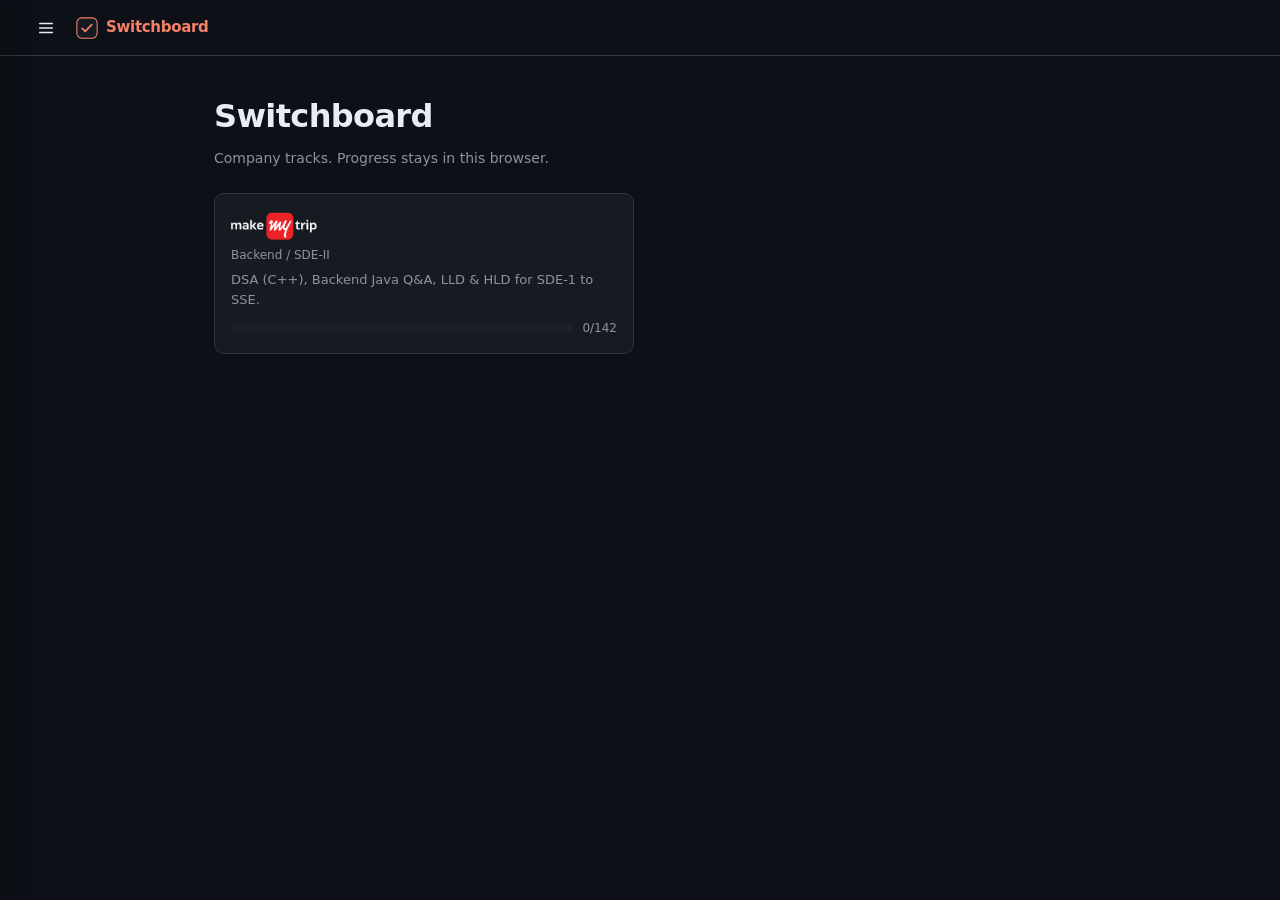
<file: index.html>
<!doctype html>
<html lang="en">
  <head>
    <meta charset="UTF-8" />
    <meta
      name="viewport"
      content="width=device-width, initial-scale=1, viewport-fit=cover"
    />
    <meta name="theme-color" content="#0d1117" />
    <meta name="mobile-web-app-capable" content="yes" />
    <meta name="apple-mobile-web-app-capable" content="yes" />
    <meta
      name="apple-mobile-web-app-status-bar-style"
      content="black-translucent"
    />
    <title>Switchboard</title>
    <link
      rel="icon"
      href="assets/logos/site-mark.svg?v=33"
      type="image/svg+xml"
    />
    <link rel="stylesheet" href="css/styles.css?v=31" />
  </head>
  <body>
    <div id="app">
      <div class="boot">Loading…</div>
    </div>
    <script type="module" src="js/app.js?v=39"></script>
  </body>
</html>
</file>
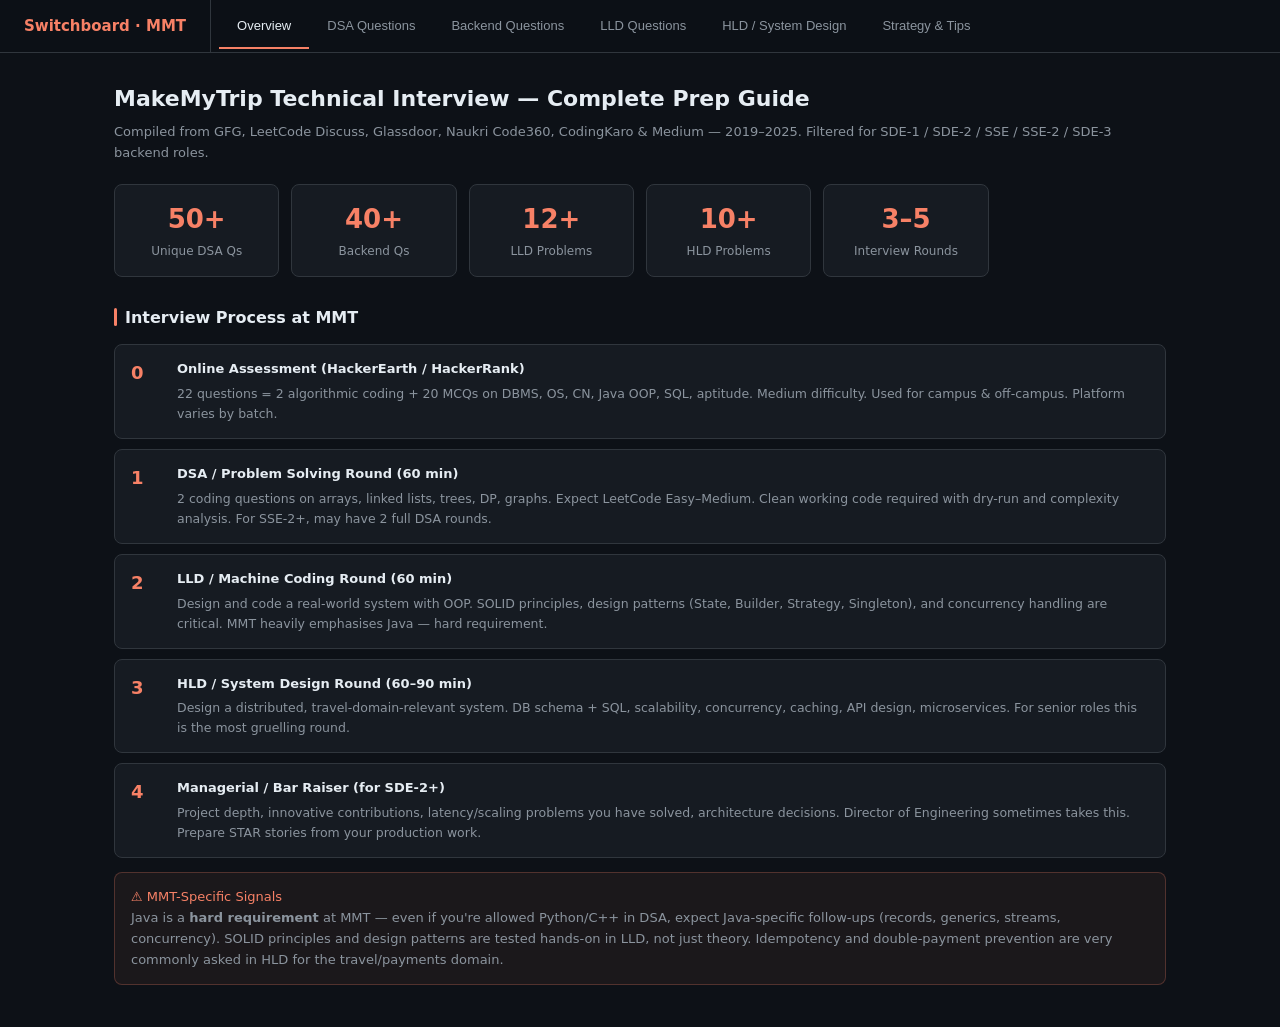
<file: archive/mmt-prep.html>
<!DOCTYPE html>
<html lang="en">
<head>
<meta charset="UTF-8">
<meta name="viewport" content="width=device-width, initial-scale=1.0">
<title>MakeMyTrip — DSA & Backend</title>
<style>
  :root {
    --bg: #0d1117;
    --surface: #161b22;
    --surface2: #1c2128;
    --border: #30363d;
    --accent: #f78166;
    --accent2: #79c0ff;
    --accent3: #56d364;
    --text: #e6edf3;
    --muted: #8b949e;
    --tag-bg: #21262d;
    --high: #f85149;
    --med: #d29922;
    --low: #3fb950;
    --pill-dsa: #1f3a5f;
    --pill-dsa-text: #79c0ff;
    --pill-backend: #1f3d2a;
    --pill-backend-text: #56d364;
    --pill-lld: #3d2a1f;
    --pill-lld-text: #f0883e;
    --pill-hld: #3a1f3d;
    --pill-hld-text: #bc8cff;
  }
  * { box-sizing: border-box; margin: 0; padding: 0; }
  body {
    background: var(--bg);
    color: var(--text);
    font-family: 'Segoe UI', system-ui, -apple-system, sans-serif;
    font-size: 14px;
    line-height: 1.6;
  }

  /* NAV */
  nav {
    position: sticky; top: 0; z-index: 100;
    background: rgba(13,17,23,0.96);
    backdrop-filter: blur(8px);
    border-bottom: 1px solid var(--border);
    padding: 0 24px;
    display: flex; align-items: center; gap: 0;
  }
  .nav-logo {
    font-size: 15px; font-weight: 700;
    color: var(--accent); padding: 14px 24px 14px 0;
    border-right: 1px solid var(--border);
    margin-right: 8px;
    white-space: nowrap;
  }
  .nav-tabs { display: flex; gap: 0; overflow-x: auto; scrollbar-width: none; }
  .nav-tabs::-webkit-scrollbar { display: none; }
  .nav-tab {
    padding: 14px 18px;
    color: var(--muted); font-size: 13px; font-weight: 500;
    cursor: pointer; border: none; background: none;
    border-bottom: 2px solid transparent;
    transition: color 0.15s, border-color 0.15s;
    white-space: nowrap;
  }
  .nav-tab:hover { color: var(--text); }
  .nav-tab.active { color: var(--text); border-bottom-color: var(--accent); }

  /* SECTIONS */
  section { display: none; padding: 28px 24px; max-width: 1100px; margin: 0 auto; }
  section.active { display: block; }

  /* HEADERS */
  h1 { font-size: 22px; font-weight: 700; color: var(--text); margin-bottom: 6px; }
  h2 { font-size: 16px; font-weight: 700; color: var(--text); margin: 28px 0 14px; display: flex; align-items: center; gap: 8px; }
  h2::before { content: ''; display: block; width: 3px; height: 18px; border-radius: 2px; background: var(--accent); flex-shrink: 0; }
  h3 { font-size: 13px; font-weight: 600; color: var(--accent2); margin: 16px 0 8px; text-transform: uppercase; letter-spacing: 0.04em; }

  .page-intro {
    background: var(--surface);
    border: 1px solid var(--border);
    border-left: 3px solid var(--accent);
    border-radius: 6px;
    padding: 16px 20px;
    margin-bottom: 24px;
    color: var(--muted);
    font-size: 13px;
    line-height: 1.7;
  }
  .page-intro strong { color: var(--text); }

  /* FREQ BADGES */
  .freq {
    display: inline-block; font-size: 11px; font-weight: 600;
    padding: 2px 8px; border-radius: 20px; flex-shrink: 0;
  }
  .freq-high { background: rgba(248,81,73,0.15); color: var(--high); border: 1px solid rgba(248,81,73,0.3); }
  .freq-med  { background: rgba(210,153,34,0.15); color: var(--med);  border: 1px solid rgba(210,153,34,0.3); }
  .freq-low  { background: rgba(63,185,80,0.15);  color: var(--low);  border: 1px solid rgba(63,185,80,0.3); }

  /* TYPE PILLS */
  .pill {
    display: inline-block; font-size: 11px; font-weight: 600;
    padding: 2px 9px; border-radius: 20px;
  }
  .pill-dsa     { background: var(--pill-dsa);     color: var(--pill-dsa-text); }
  .pill-backend { background: var(--pill-backend); color: var(--pill-backend-text); }
  .pill-lld     { background: var(--pill-lld);     color: var(--pill-lld-text); }
  .pill-hld     { background: var(--pill-hld);     color: var(--pill-hld-text); }

  /* QUESTION CARDS */
  .q-card {
    background: var(--surface);
    border: 1px solid var(--border);
    border-radius: 8px;
    margin-bottom: 10px;
    overflow: hidden;
    transition: border-color 0.15s;
  }
  .q-card:hover { border-color: #484f58; }
  .q-header {
    display: flex; align-items: flex-start; gap: 12px;
    padding: 14px 16px; cursor: pointer;
  }
  .q-num {
    font-size: 12px; font-weight: 700;
    color: var(--muted); min-width: 28px; padding-top: 1px;
  }
  .q-title { flex: 1; font-size: 13.5px; font-weight: 500; color: var(--text); line-height: 1.5; }
  .q-meta { display: flex; gap: 6px; align-items: center; flex-shrink: 0; flex-wrap: wrap; }
  .q-expand {
    font-size: 16px; color: var(--muted);
    transition: transform 0.2s; flex-shrink: 0; padding-top: 1px;
  }
  .q-card.open .q-expand { transform: rotate(180deg); }
  .q-body {
    display: none; padding: 0 16px 16px 56px;
    border-top: 1px solid var(--border);
  }
  .q-card.open .q-body { display: block; }
  .q-body p { color: var(--muted); font-size: 13px; margin-top: 10px; line-height: 1.7; }
  .q-body .lc-link {
    display: inline-flex; align-items: center; gap: 5px;
    font-size: 12px; color: var(--accent2); text-decoration: none;
    margin-top: 8px;
    background: rgba(121,192,255,0.08); padding: 3px 10px;
    border-radius: 4px; border: 1px solid rgba(121,192,255,0.2);
  }
  .q-body .lc-link:hover { background: rgba(121,192,255,0.15); }
  .q-body .hint {
    background: var(--surface2); border: 1px solid var(--border);
    border-radius: 6px; padding: 10px 14px; margin-top: 10px;
    font-size: 12.5px; color: var(--muted); font-family: monospace;
  }
  .q-body .source-tag {
    display: inline-block; font-size: 11px; color: var(--muted);
    background: var(--tag-bg); padding: 2px 8px; border-radius: 4px;
    margin-top: 8px;
  }

  /* CATEGORY SECTION */
  .cat-header {
    display: flex; align-items: center; gap: 12px;
    background: var(--surface2);
    border: 1px solid var(--border);
    border-radius: 8px;
    padding: 12px 16px;
    margin: 20px 0 12px;
  }
  .cat-icon { font-size: 20px; }
  .cat-title { font-size: 15px; font-weight: 700; color: var(--text); }
  .cat-count { font-size: 12px; color: var(--muted); margin-left: auto; }

  /* BACKEND TOPIC CARDS */
  .topic-card {
    background: var(--surface);
    border: 1px solid var(--border);
    border-radius: 8px;
    padding: 16px;
    margin-bottom: 12px;
  }
  .topic-title {
    font-size: 13px; font-weight: 700; color: var(--text);
    margin-bottom: 10px; display: flex; align-items: center; gap: 8px;
  }
  .topic-questions { list-style: none; }
  .topic-questions li {
    padding: 5px 0;
    color: var(--muted); font-size: 13px;
    border-bottom: 1px solid var(--border);
    display: flex; align-items: flex-start; gap: 8px;
    line-height: 1.5;
  }
  .topic-questions li:last-child { border-bottom: none; }
  .topic-questions li::before {
    content: '›'; color: var(--accent); font-weight: 700;
    flex-shrink: 0; margin-top: 0px;
  }

  /* ROUND BADGE */
  .round-badge {
    display: inline-block; font-size: 11px; font-weight: 600;
    padding: 2px 9px; border-radius: 20px;
    background: rgba(188,140,255,0.12); color: #bc8cff;
    border: 1px solid rgba(188,140,255,0.25);
  }

  /* PROCESS BOX */
  .process-timeline {
    display: grid; gap: 10px; margin: 14px 0;
  }
  .process-step {
    display: flex; align-items: flex-start; gap: 14px;
    background: var(--surface);
    border: 1px solid var(--border);
    border-radius: 8px;
    padding: 14px 16px;
  }
  .step-num {
    font-size: 18px; font-weight: 800;
    color: var(--accent); min-width: 32px; flex-shrink: 0;
    font-variant-numeric: tabular-nums;
  }
  .step-content .step-title {
    font-size: 13px; font-weight: 700; color: var(--text); margin-bottom: 4px;
  }
  .step-content .step-desc { font-size: 12.5px; color: var(--muted); line-height: 1.6; }

  /* STATS GRID */
  .stats-grid {
    display: grid; grid-template-columns: repeat(auto-fill, minmax(160px, 1fr));
    gap: 12px; margin: 14px 0 24px;
  }
  .stat-card {
    background: var(--surface);
    border: 1px solid var(--border);
    border-radius: 8px;
    padding: 14px 16px;
    text-align: center;
  }
  .stat-num { font-size: 26px; font-weight: 800; color: var(--accent); }
  .stat-label { font-size: 12px; color: var(--muted); margin-top: 2px; }

  /* SEARCH */
  .search-box {
    background: var(--surface);
    border: 1px solid var(--border);
    border-radius: 8px;
    padding: 10px 14px;
    color: var(--text);
    font-size: 13px;
    width: 100%;
    margin-bottom: 16px;
    outline: none;
    transition: border-color 0.15s;
  }
  .search-box:focus { border-color: var(--accent2); }
  .search-box::placeholder { color: var(--muted); }

  /* TIPS */
  .tip-box {
    background: rgba(56,211,100,0.06);
    border: 1px solid rgba(56,211,100,0.2);
    border-radius: 8px;
    padding: 14px 16px;
    margin: 16px 0;
    font-size: 13px;
    color: var(--muted);
  }
  .tip-box .tip-title {
    font-size: 12px; font-weight: 700; color: var(--accent3);
    text-transform: uppercase; letter-spacing: 0.05em; margin-bottom: 6px;
  }

  .warn-box {
    background: rgba(247,129,102,0.06);
    border: 1px solid rgba(247,129,102,0.25);
    border-radius: 8px;
    padding: 14px 16px;
    margin: 14px 0;
    font-size: 13px; color: var(--muted);
  }
  .warn-box .tip-title { color: var(--accent); }

  @media (max-width: 600px) {
    nav { padding: 0 12px; }
    section { padding: 20px 14px; }
    .q-header { flex-wrap: wrap; }
    .q-meta { order: 2; }
    .q-body { padding-left: 16px; }
  }
</style>
</head>
<body>

<nav>
  <div class="nav-logo">Switchboard · MMT</div>
  <div class="nav-tabs">
    <button class="nav-tab active" onclick="showTab('overview')">Overview</button>
    <button class="nav-tab" onclick="showTab('dsa')">DSA Questions</button>
    <button class="nav-tab" onclick="showTab('backend')">Backend Questions</button>
    <button class="nav-tab" onclick="showTab('lld')">LLD Questions</button>
    <button class="nav-tab" onclick="showTab('hld')">HLD / System Design</button>
    <button class="nav-tab" onclick="showTab('tips')">Strategy & Tips</button>
  </div>
</nav>

<!-- OVERVIEW -->
<section id="overview" class="active">
  <h1>MakeMyTrip Technical Interview — Complete Prep Guide</h1>
  <p style="color:var(--muted); font-size:13px; margin-bottom:20px;">Compiled from GFG, LeetCode Discuss, Glassdoor, Naukri Code360, CodingKaro &amp; Medium — 2019–2025. Filtered for SDE-1 / SDE-2 / SSE / SSE-2 / SDE-3 backend roles.</p>

  <div class="stats-grid">
    <div class="stat-card"><div class="stat-num">50+</div><div class="stat-label">Unique DSA Qs</div></div>
    <div class="stat-card"><div class="stat-num">40+</div><div class="stat-label">Backend Qs</div></div>
    <div class="stat-card"><div class="stat-num">12+</div><div class="stat-label">LLD Problems</div></div>
    <div class="stat-card"><div class="stat-num">10+</div><div class="stat-label">HLD Problems</div></div>
    <div class="stat-card"><div class="stat-num">3–5</div><div class="stat-label">Interview Rounds</div></div>
  </div>

  <h2>Interview Process at MMT</h2>
  <div class="process-timeline">
    <div class="process-step">
      <div class="step-num">0</div>
      <div class="step-content">
        <div class="step-title">Online Assessment (HackerEarth / HackerRank)</div>
        <div class="step-desc">22 questions = 2 algorithmic coding + 20 MCQs on DBMS, OS, CN, Java OOP, SQL, aptitude. Medium difficulty. Used for campus &amp; off-campus. Platform varies by batch.</div>
      </div>
    </div>
    <div class="process-step">
      <div class="step-num">1</div>
      <div class="step-content">
        <div class="step-title">DSA / Problem Solving Round (60 min)</div>
        <div class="step-desc">2 coding questions on arrays, linked lists, trees, DP, graphs. Expect LeetCode Easy–Medium. Clean working code required with dry-run and complexity analysis. For SSE-2+, may have 2 full DSA rounds.</div>
      </div>
    </div>
    <div class="process-step">
      <div class="step-num">2</div>
      <div class="step-content">
        <div class="step-title">LLD / Machine Coding Round (60 min)</div>
        <div class="step-desc">Design and code a real-world system with OOP. SOLID principles, design patterns (State, Builder, Strategy, Singleton), and concurrency handling are critical. MMT heavily emphasises Java — hard requirement.</div>
      </div>
    </div>
    <div class="process-step">
      <div class="step-num">3</div>
      <div class="step-content">
        <div class="step-title">HLD / System Design Round (60–90 min)</div>
        <div class="step-desc">Design a distributed, travel-domain-relevant system. DB schema + SQL, scalability, concurrency, caching, API design, microservices. For senior roles this is the most gruelling round.</div>
      </div>
    </div>
    <div class="process-step">
      <div class="step-num">4</div>
      <div class="step-content">
        <div class="step-title">Managerial / Bar Raiser (for SDE-2+)</div>
        <div class="step-desc">Project depth, innovative contributions, latency/scaling problems you have solved, architecture decisions. Director of Engineering sometimes takes this. Prepare STAR stories from your production work.</div>
      </div>
    </div>
  </div>

  <div class="warn-box">
    <div class="tip-title">⚠️ MMT-Specific Signals</div>
    Java is a <strong>hard requirement</strong> at MMT — even if you're allowed Python/C++ in DSA, expect Java-specific follow-ups (records, generics, streams, concurrency). SOLID principles and design patterns are tested hands-on in LLD, not just theory. Idempotency and double-payment prevention are very commonly asked in HLD for the travel/payments domain.
  </div>
</section>

<!-- DSA QUESTIONS -->
<section id="dsa">
  <h1>DSA Questions — Exhaustive List</h1>
  <div class="page-intro">
    Ordered by <strong>frequency</strong> (how many times the same or near-identical problem appeared across multiple candidates). Source dates range 2019–2025. Problems in <span style="color:var(--high)">RED</span> = reported 3+ times, <span style="color:var(--med)">YELLOW</span> = 2 times, <span style="color:var(--low)">GREEN</span> = once.
  </div>

  <input class="search-box" type="text" id="dsa-search" placeholder="Filter questions…" oninput="filterCards('dsa-search', 'dsa-list')">

  <div id="dsa-list">

    <!-- ARRAYS & STRINGS -->
    <div class="cat-header">
      <span class="cat-icon">📦</span>
      <span class="cat-title">Arrays &amp; Strings</span>
      <span class="cat-count">12 problems</span>
    </div>

    <div class="q-card" onclick="toggle(this)">
      <div class="q-header">
        <div class="q-num">#1</div>
        <div class="q-title">Minimum Window Substring — Find the smallest substring in A containing all characters of B</div>
        <div class="q-meta"><span class="freq freq-high">🔥 High</span><span class="pill pill-dsa">Sliding Window</span></div>
        <div class="q-expand">▾</div>
      </div>
      <div class="q-body">
        <p>Given strings A and B, find the smallest substring in A which contains all characters in B. This is the classic Minimum Window Substring problem. MMT specifically asked candidates to <strong>code it in Java</strong> and explicitly noted Java hard requirement after this question.</p>
        <a class="lc-link" href="https://leetcode.com/problems/minimum-window-substring/" target="_blank">🔗 LeetCode #76 — Minimum Window Substring</a>
        <div class="hint">Approach: Use two pointers + frequency map. O(N+M) time, O(k) space where k = charset.</div>
        <span class="source-tag">Reported: SDE-2 GFG 2021, MMT Campus Round, Naukri Code360 2022</span>
      </div>
    </div>

    <div class="q-card" onclick="toggle(this)">
      <div class="q-header">
        <div class="q-num">#2</div>
        <div class="q-title">Subarray with Sum Zero — Find any subarray with sum = 0</div>
        <div class="q-meta"><span class="freq freq-high">🔥 High</span><span class="pill pill-dsa">HashMap</span></div>
        <div class="q-expand">▾</div>
      </div>
      <div class="q-body">
        <p>Given an array, find any subarray which has a sum of 0. Asked in the SDE/SSE-2 DSA round (LeetCode Discuss, Oct 2024).</p>
        <div class="hint">Approach: Prefix sum + HashMap. If same prefix sum appears twice, the subarray between them sums to 0.</div>
        <a class="lc-link" href="https://leetcode.com/problems/subarray-sum-equals-k/" target="_blank">🔗 LeetCode #560 — Subarray Sum Equals K (generalisation)</a>
        <span class="source-tag">Reported: SDE/SSE-2 Round 1, LeetCode Discuss Oct 2024</span>
      </div>
    </div>

    <div class="q-card" onclick="toggle(this)">
      <div class="q-header">
        <div class="q-num">#3</div>
        <div class="q-title">Merge Two / K Sorted Arrays or Linked Lists</div>
        <div class="q-meta"><span class="freq freq-high">🔥 High</span><span class="pill pill-dsa">Merge/Heap</span></div>
        <div class="q-expand">▾</div>
      </div>
      <div class="q-body">
        <p>Merge 2 sorted arrays <em>and</em> Merge K sorted linked lists appeared together in a single SDE-2 Round 1. Union of two sorted arrays (SDE-1 Aug 2024) is a variant. All test in-place merge, heap-based K-way merge.</p>
        <a class="lc-link" href="https://leetcode.com/problems/merge-k-sorted-lists/" target="_blank">🔗 LeetCode #23 — Merge K Sorted Lists</a>
        <div class="hint">K-way: Use a min-heap of size K. O(N log K) time.</div>
        <span class="source-tag">Reported: SDE-2 GFG 2021, SDE-1 Naukri Aug 2024</span>
      </div>
    </div>

    <div class="q-card" onclick="toggle(this)">
      <div class="q-header">
        <div class="q-num">#4</div>
        <div class="q-title">Jump Game I &amp; II — Reach end / minimum jumps</div>
        <div class="q-meta"><span class="freq freq-high">🔥 High</span><span class="pill pill-dsa">Greedy</span></div>
        <div class="q-expand">▾</div>
      </div>
      <div class="q-body">
        <p>Both Jump Game and its sequel (minimum jumps) appeared in MMT SSE-2 Round 2 (Nov 2023) and a second SSE-2 round — with a variation requiring returning the actual <strong>indexes of the jumps</strong>.</p>
        <a class="lc-link" href="https://leetcode.com/problems/jump-game-ii/" target="_blank">🔗 LeetCode #45 — Jump Game II</a>
        <div class="hint">Greedy: Track furthest reachable, increment jumps when current position hits last jump boundary.</div>
        <span class="source-tag">Reported: SSE-2 LeetCode Discuss Nov 2023, CodingKaro Sep/Oct</span>
      </div>
    </div>

    <div class="q-card" onclick="toggle(this)">
      <div class="q-header">
        <div class="q-num">#5</div>
        <div class="q-title">Overlapping Intervals — Merge all overlapping intervals</div>
        <div class="q-meta"><span class="freq freq-high">🔥 High</span><span class="pill pill-dsa">Sorting</span></div>
        <div class="q-expand">▾</div>
      </div>
      <div class="q-body">
        <p>Explicitly listed as the first question in SDE-2 Round 1 (GFG 2021). Sort + merge sweep pattern.</p>
        <a class="lc-link" href="https://leetcode.com/problems/merge-intervals/" target="_blank">🔗 LeetCode #56 — Merge Intervals</a>
        <span class="source-tag">Reported: SDE-2 GFG 2021</span>
      </div>
    </div>

    <div class="q-card" onclick="toggle(this)">
      <div class="q-header">
        <div class="q-num">#6</div>
        <div class="q-title">Multiply Two Large Integers Represented as Strings</div>
        <div class="q-meta"><span class="freq freq-med">⚡ Med</span><span class="pill pill-dsa">String/Math</span></div>
        <div class="q-expand">▾</div>
      </div>
      <div class="q-body">
        <p>SDE-2 Round 1 (LeetCode Discuss 2025). Candidate was allowed Python. Long multiplication simulation.</p>
        <a class="lc-link" href="https://leetcode.com/problems/multiply-strings/" target="_blank">🔗 LeetCode #43 — Multiply Strings</a>
        <span class="source-tag">Reported: SDE-2 LeetCode Discuss 2025</span>
      </div>
    </div>

    <div class="q-card" onclick="toggle(this)">
      <div class="q-header">
        <div class="q-num">#7</div>
        <div class="q-title">Find All Pairs with Given Sum in Two Arrays</div>
        <div class="q-meta"><span class="freq freq-med">⚡ Med</span><span class="pill pill-dsa">HashMap</span></div>
        <div class="q-expand">▾</div>
      </div>
      <div class="q-body">
        <p>Given two arrays, print all pairs that sum to K. Technical Round 1 (Software Engineer, 2020). Hashmap approach to O(N).</p>
        <a class="lc-link" href="https://leetcode.com/problems/two-sum/" target="_blank">🔗 LeetCode #1 — Two Sum (base problem)</a>
        <span class="source-tag">Reported: SDE GFG 2020</span>
      </div>
    </div>

    <div class="q-card" onclick="toggle(this)">
      <div class="q-header">
        <div class="q-num">#8</div>
        <div class="q-title">Increasing Triplet Subsequence</div>
        <div class="q-meta"><span class="freq freq-med">⚡ Med</span><span class="pill pill-dsa">Greedy</span></div>
        <div class="q-expand">▾</div>
      </div>
      <div class="q-body">
        <p>Appeared in SSE-2 Round 2 alongside Jump Game II (Nov 2023, IIT candidate).</p>
        <a class="lc-link" href="https://leetcode.com/problems/increasing-triplet-subsequence/" target="_blank">🔗 LeetCode #334 — Increasing Triplet Subsequence</a>
        <span class="source-tag">Reported: SSE-2 LeetCode Discuss Nov 2023</span>
      </div>
    </div>

    <div class="q-card" onclick="toggle(this)">
      <div class="q-header">
        <div class="q-num">#9</div>
        <div class="q-title">Maximum j–i such that arr[j] &gt; arr[i]</div>
        <div class="q-meta"><span class="freq freq-low">🟢 Once</span><span class="pill pill-dsa">Array</span></div>
        <div class="q-expand">▾</div>
      </div>
      <div class="q-body">
        <p>Technical Round 2 (Software Engineer 2020). O(n) time, O(n) space approach using prefix min array and suffix max array.</p>
        <div class="hint">Pre-compute leftMin[] and rightMax[], then use two-pointer to find max (j-i).</div>
        <span class="source-tag">Reported: SDE GFG 2020</span>
      </div>
    </div>

    <div class="q-card" onclick="toggle(this)">
      <div class="q-header">
        <div class="q-num">#10</div>
        <div class="q-title">Maximize Sum Picking K Elements from Either Side of Array</div>
        <div class="q-meta"><span class="freq freq-low">🟢 Once</span><span class="pill pill-dsa">Sliding Window</span></div>
        <div class="q-expand">▾</div>
      </div>
      <div class="q-body">
        <p>SSE BLR 2022 (Offer received). Pick exactly K elements from left or right ends, maximize sum. Sliding window of size (n-k) on the complement.</p>
        <a class="lc-link" href="https://leetcode.com/problems/maximum-points-you-can-obtain-from-cards/" target="_blank">🔗 LeetCode #1423 — Maximum Points You Can Obtain from Cards</a>
        <span class="source-tag">Reported: MMT SSE BLR LeetCode Discuss 2022</span>
      </div>
    </div>

    <div class="q-card" onclick="toggle(this)">
      <div class="q-header">
        <div class="q-num">#11</div>
        <div class="q-title">Sort Array by Frequency of Elements</div>
        <div class="q-meta"><span class="freq freq-low">🟢 Once</span><span class="pill pill-dsa">HashMap+Sort</span></div>
        <div class="q-expand">▾</div>
      </div>
      <div class="q-body">
        <p>Glassdoor Java Developer interview: given array with duplicates, sort by occurrence count.</p>
        <span class="source-tag">Reported: Java Developer interview Glassdoor</span>
      </div>
    </div>

    <div class="q-card" onclick="toggle(this)">
      <div class="q-header">
        <div class="q-num">#12</div>
        <div class="q-title">Find First and Last Position of Element in Sorted Array</div>
        <div class="q-meta"><span class="freq freq-low">🟢 Once</span><span class="pill pill-dsa">Binary Search</span></div>
        <div class="q-expand">▾</div>
      </div>
      <div class="q-body">
        <p>SSE-2 Round 1, Nov 2023 (IIT candidate). Standard binary search for left boundary and right boundary.</p>
        <a class="lc-link" href="https://leetcode.com/problems/find-first-and-last-position-of-element-in-sorted-array/" target="_blank">🔗 LeetCode #34</a>
        <span class="source-tag">Reported: SSE-2 LeetCode Discuss Nov 2023</span>
      </div>
    </div>

    <!-- LINKED LIST -->
    <div class="cat-header">
      <span class="cat-icon">🔗</span>
      <span class="cat-title">Linked Lists</span>
      <span class="cat-count">5 problems</span>
    </div>

    <div class="q-card" onclick="toggle(this)">
      <div class="q-header">
        <div class="q-num">#13</div>
        <div class="q-title">Reverse Linked List in Groups of N</div>
        <div class="q-meta"><span class="freq freq-high">🔥 High</span><span class="pill pill-dsa">Linked List</span></div>
        <div class="q-expand">▾</div>
      </div>
      <div class="q-body">
        <p>Reverse Nodes in K-Group appeared in MMT Set-4 older rounds and in SSE-2 Round 1 (Nov 2023).</p>
        <a class="lc-link" href="https://leetcode.com/problems/reverse-nodes-in-k-group/" target="_blank">🔗 LeetCode #25 — Reverse Nodes in K-Group</a>
        <span class="source-tag">Reported: MMT Set-4 GFG, SSE-2 Nov 2023</span>
      </div>
    </div>

    <div class="q-card" onclick="toggle(this)">
      <div class="q-header">
        <div class="q-num">#14</div>
        <div class="q-title">Clone a Linked List with Next and Random Pointers</div>
        <div class="q-meta"><span class="freq freq-med">⚡ Med</span><span class="pill pill-dsa">Linked List</span></div>
        <div class="q-expand">▾</div>
      </div>
      <div class="q-body">
        <p>F2F Round in MMT Set-4. Deep copy with both next and arbitrary pointers in O(n) time and O(1) extra space.</p>
        <a class="lc-link" href="https://leetcode.com/problems/copy-list-with-random-pointer/" target="_blank">🔗 LeetCode #138 — Copy List with Random Pointer</a>
        <span class="source-tag">Reported: MMT Set-4 GFG</span>
      </div>
    </div>

    <div class="q-card" onclick="toggle(this)">
      <div class="q-header">
        <div class="q-num">#15</div>
        <div class="q-title">Populate Next Right Pointers in Each Node</div>
        <div class="q-meta"><span class="freq freq-low">🟢 Once</span><span class="pill pill-dsa">Tree/LL</span></div>
        <div class="q-expand">▾</div>
      </div>
      <div class="q-body">
        <p>SDE-2 Round 1 (LeetCode Discuss 2025). Candidate was told O(log N) space solution also exists beyond O(N).</p>
        <a class="lc-link" href="https://leetcode.com/problems/populating-next-right-pointers-in-each-node/" target="_blank">🔗 LeetCode #116</a>
        <span class="source-tag">Reported: SDE-2 LeetCode Discuss 2025</span>
      </div>
    </div>

    <div class="q-card" onclick="toggle(this)">
      <div class="q-header">
        <div class="q-num">#16</div>
        <div class="q-title">Find Merging Point of Two Linked Lists</div>
        <div class="q-meta"><span class="freq freq-low">🟢 Once</span><span class="pill pill-dsa">Two Pointer</span></div>
        <div class="q-expand">▾</div>
      </div>
      <div class="q-body">
        <p>F2F Round 3 (MMT Set-4 GFG).</p>
        <a class="lc-link" href="https://leetcode.com/problems/intersection-of-two-linked-lists/" target="_blank">🔗 LeetCode #160 — Intersection of Two Linked Lists</a>
        <span class="source-tag">Reported: MMT Set-4 GFG</span>
      </div>
    </div>

    <div class="q-card" onclick="toggle(this)">
      <div class="q-header">
        <div class="q-num">#17</div>
        <div class="q-title">Reverse the Second Half of a Linked List</div>
        <div class="q-meta"><span class="freq freq-low">🟢 Once</span><span class="pill pill-dsa">Linked List</span></div>
        <div class="q-expand">▾</div>
      </div>
      <div class="q-body">
        <p>F2F Round 3 (MMT Set-4 GFG). In most efficient way (in-place).</p>
        <span class="source-tag">Reported: MMT Set-4 GFG</span>
      </div>
    </div>

    <!-- TREES -->
    <div class="cat-header">
      <span class="cat-icon">🌳</span>
      <span class="cat-title">Trees &amp; Graphs</span>
      <span class="cat-count">9 problems</span>
    </div>

    <div class="q-card" onclick="toggle(this)">
      <div class="q-header">
        <div class="q-num">#18</div>
        <div class="q-title">Lowest Common Ancestor (LCA) — Common Manager of Two Employees</div>
        <div class="q-meta"><span class="freq freq-high">🔥 High</span><span class="pill pill-dsa">Tree</span></div>
        <div class="q-expand">▾</div>
      </div>
      <div class="q-body">
        <p>Disguised as a real-world problem: "return the closest common manager of two employees". You can design the Emp class — the key insight is it's an LCA problem on a general tree, not necessarily a BST. MMT SDE/SSE-2 Round 1, Oct 2024. Also asked in campus rounds as standard binary tree LCA.</p>
        <a class="lc-link" href="https://leetcode.com/problems/lowest-common-ancestor-of-a-binary-tree/" target="_blank">🔗 LeetCode #236 — LCA of Binary Tree</a>
        <div class="hint">For general tree with parent pointers: walk both nodes to root, collect ancestors, find first common one.</div>
        <span class="source-tag">Reported: SDE/SSE-2 LeetCode Discuss Oct 2024, Naukri Code360 Oct 2022</span>
      </div>
    </div>

    <div class="q-card" onclick="toggle(this)">
      <div class="q-header">
        <div class="q-num">#19</div>
        <div class="q-title">Check if Binary Tree is a Valid BST</div>
        <div class="q-meta"><span class="freq freq-med">⚡ Med</span><span class="pill pill-dsa">BST</span></div>
        <div class="q-expand">▾</div>
      </div>
      <div class="q-body">
        <p>Technical Interview Round 1 (Software Engineer, 2020). Classic range-based DFS validation.</p>
        <a class="lc-link" href="https://leetcode.com/problems/validate-binary-search-tree/" target="_blank">🔗 LeetCode #98 — Validate Binary Search Tree</a>
        <span class="source-tag">Reported: SDE GFG 2020</span>
      </div>
    </div>

    <div class="q-card" onclick="toggle(this)">
      <div class="q-header">
        <div class="q-num">#20</div>
        <div class="q-title">Print Left View of Binary Tree</div>
        <div class="q-meta"><span class="freq freq-low">🟢 Once</span><span class="pill pill-dsa">Tree BFS</span></div>
        <div class="q-expand">▾</div>
      </div>
      <div class="q-body">
        <p>Senior Software Engineer interview (GFG 2019). Recursive level-based approach.</p>
        <a class="lc-link" href="https://leetcode.com/problems/binary-tree-left-side-view/" target="_blank">🔗 LeetCode equivalent</a>
        <span class="source-tag">Reported: Senior SDE GFG 2019</span>
      </div>
    </div>

    <div class="q-card" onclick="toggle(this)">
      <div class="q-header">
        <div class="q-num">#21</div>
        <div class="q-title">Vertical Level Order Traversal of Tree</div>
        <div class="q-meta"><span class="freq freq-low">🟢 Once</span><span class="pill pill-dsa">Tree</span></div>
        <div class="q-expand">▾</div>
      </div>
      <div class="q-body">
        <p>F2F Round 3 (MMT Set-4 GFG).</p>
        <a class="lc-link" href="https://leetcode.com/problems/vertical-order-traversal-of-a-binary-tree/" target="_blank">🔗 LeetCode #987</a>
        <span class="source-tag">Reported: MMT Set-4 GFG</span>
      </div>
    </div>

    <div class="q-card" onclick="toggle(this)">
      <div class="q-header">
        <div class="q-num">#22</div>
        <div class="q-title">Path Finding in Binary Matrix (Backtracking)</div>
        <div class="q-meta"><span class="freq freq-low">🟢 Once</span><span class="pill pill-dsa">Backtracking</span></div>
        <div class="q-expand">▾</div>
      </div>
      <div class="q-body">
        <p>Technical Interview Round 1 (Software Engineer, 2020). Rat-in-a-maze style — find any path or longest path in binary matrix with walls.</p>
        <span class="source-tag">Reported: SDE GFG 2020</span>
      </div>
    </div>

    <div class="q-card" onclick="toggle(this)">
      <div class="q-header">
        <div class="q-num">#23</div>
        <div class="q-title">Cut the Tree — Divide tree by edge to minimise sum difference</div>
        <div class="q-meta"><span class="freq freq-low">🟢 Once</span><span class="pill pill-dsa">Tree DP</span></div>
        <div class="q-expand">▾</div>
      </div>
      <div class="q-body">
        <p>OA Round 2 (Software Engineer 2020). N nodes, N-1 edges. Each node has a value. Find edge to cut minimising |sum1 - sum2|.</p>
        <a class="lc-link" href="https://www.hackerrank.com/challenges/cut-the-tree/problem" target="_blank">🔗 HackerRank — Cut the Tree</a>
        <div class="hint">DFS to compute subtree sums, then iterate over edges.</div>
        <span class="source-tag">Reported: SDE GFG 2020 OA</span>
      </div>
    </div>

    <div class="q-card" onclick="toggle(this)">
      <div class="q-header">
        <div class="q-num">#24</div>
        <div class="q-title">Critical Connections in a Network (Bridges)</div>
        <div class="q-meta"><span class="freq freq-low">🟢 Once</span><span class="pill pill-dsa">Graph/Tarjan</span></div>
        <div class="q-expand">▾</div>
      </div>
      <div class="q-body">
        <p>Naukri Code360 — SDE-1 campus (Sep/Oct 2022). Find all critical edges whose removal disconnects the network.</p>
        <a class="lc-link" href="https://leetcode.com/problems/critical-connections-in-a-network/" target="_blank">🔗 LeetCode #1192 — Critical Connections</a>
        <div class="hint">Tarjan's bridge-finding algorithm. O(V+E) time.</div>
        <span class="source-tag">Reported: Naukri Code360 Campus 2022</span>
      </div>
    </div>

    <div class="q-card" onclick="toggle(this)">
      <div class="q-header">
        <div class="q-num">#25</div>
        <div class="q-title">Shortest Path Problem (Graph) — Glassdoor reports</div>
        <div class="q-meta"><span class="freq freq-low">🟢 Once</span><span class="pill pill-dsa">Graph BFS/Dijkstra</span></div>
        <div class="q-expand">▾</div>
      </div>
      <div class="q-body">
        <p>Multiple Glassdoor reviews (Sep 2023 on-campus) mentioned "Graph question, Shortest Path Problem" as a DSA round question.</p>
        <span class="source-tag">Reported: Glassdoor Sep 2023</span>
      </div>
    </div>

    <div class="q-card" onclick="toggle(this)">
      <div class="q-header">
        <div class="q-num">#26</div>
        <div class="q-title">Coordinate Reachability Check Using GCD</div>
        <div class="q-meta"><span class="freq freq-low">🟢 Once</span><span class="pill pill-dsa">Math</span></div>
        <div class="q-expand">▾</div>
      </div>
      <div class="q-body">
        <p>OA Round 1 (Software Engineer 2020). Starting from (1,1), move to (a+b,b) or (a,a+b). Check if (x,y) is reachable. Hint: gcd(x,y) must equal 1.</p>
        <span class="source-tag">Reported: SDE GFG 2020 HackerEarth OA</span>
      </div>
    </div>

    <!-- DP -->
    <div class="cat-header">
      <span class="cat-icon">🧮</span>
      <span class="cat-title">Dynamic Programming</span>
      <span class="cat-count">6 problems</span>
    </div>

    <div class="q-card" onclick="toggle(this)">
      <div class="q-header">
        <div class="q-num">#27</div>
        <div class="q-title">Maximum Sum Increasing Subsequence</div>
        <div class="q-meta"><span class="freq freq-med">⚡ Med</span><span class="pill pill-dsa">DP</span></div>
        <div class="q-expand">▾</div>
      </div>
      <div class="q-body">
        <p>SDE-2 (4 years exp) GFG — Round 1. Classic DP similar to LIS but maximising sum instead of length.</p>
        <div class="hint">dp[i] = max sum increasing subsequence ending at i. O(N²) naive, O(N log N) with BIT.</div>
        <span class="source-tag">Reported: SDE-2 GFG Round 1</span>
      </div>
    </div>

    <div class="q-card" onclick="toggle(this)">
      <div class="q-header">
        <div class="q-num">#28</div>
        <div class="q-title">Longest Consecutive Sequence</div>
        <div class="q-meta"><span class="freq freq-high">🔥 High</span><span class="pill pill-dsa">HashSet</span></div>
        <div class="q-expand">▾</div>
      </div>
      <div class="q-body">
        <p>SDE-1 Backend (GFG 2022, 2024). Given an unsorted array, find the longest consecutive sequence. O(N) HashSet approach expected.</p>
        <a class="lc-link" href="https://leetcode.com/problems/longest-consecutive-sequence/" target="_blank">🔗 LeetCode #128 — Longest Consecutive Sequence</a>
        <span class="source-tag">Reported: SDE-1 GFG 2022, SDE-1 GFG 2024</span>
      </div>
    </div>

    <div class="q-card" onclick="toggle(this)">
      <div class="q-header">
        <div class="q-num">#29</div>
        <div class="q-title">Generate All Permutations of a String</div>
        <div class="q-meta"><span class="freq freq-high">🔥 High</span><span class="pill pill-dsa">Backtracking</span></div>
        <div class="q-expand">▾</div>
      </div>
      <div class="q-body">
        <p>SDE-1 Managerial round (GFG 2022 — selected). Recursive approach, recursion tree dry-run. Follow-up: handle duplicates using a Set.</p>
        <span class="source-tag">Reported: SDE-1 Managerial Round GFG 2022</span>
      </div>
    </div>

    <div class="q-card" onclick="toggle(this)">
      <div class="q-header">
        <div class="q-num">#30</div>
        <div class="q-title">Dice Throw — Count ways to get target sum with D dice F faces</div>
        <div class="q-meta"><span class="freq freq-low">🟢 Once</span><span class="pill pill-dsa">DP</span></div>
        <div class="q-expand">▾</div>
      </div>
      <div class="q-body">
        <p>Campus interview (Naukri Code360 Sep 2022). 2D DP problem.</p>
        <span class="source-tag">Reported: Naukri Code360 Campus Sep 2022</span>
      </div>
    </div>

    <div class="q-card" onclick="toggle(this)">
      <div class="q-header">
        <div class="q-num">#31</div>
        <div class="q-title">Generate N Pairs of Balanced Parentheses</div>
        <div class="q-meta"><span class="freq freq-low">🟢 Once</span><span class="pill pill-dsa">Backtracking</span></div>
        <div class="q-expand">▾</div>
      </div>
      <div class="q-body">
        <p>F2F Round 3 (MMT Set-4 GFG). Classic recursion/backtracking problem.</p>
        <a class="lc-link" href="https://leetcode.com/problems/generate-parentheses/" target="_blank">🔗 LeetCode #22 — Generate Parentheses</a>
        <span class="source-tag">Reported: MMT Set-4 GFG</span>
      </div>
    </div>

    <div class="q-card" onclick="toggle(this)">
      <div class="q-header">
        <div class="q-num">#32</div>
        <div class="q-title">Longest Repeating Non-Overlapping Substring</div>
        <div class="q-meta"><span class="freq freq-low">🟢 Once</span><span class="pill pill-dsa">DP/HashMap</span></div>
        <div class="q-expand">▾</div>
      </div>
      <div class="q-body">
        <p>Technical Round 2 (Software Engineer, 2020). Brute force → HashSet optimisation.</p>
        <span class="source-tag">Reported: SDE GFG 2020</span>
      </div>
    </div>

    <!-- STACKS / QUEUES / HEAPS -->
    <div class="cat-header">
      <span class="cat-icon">📚</span>
      <span class="cat-title">Stacks, Queues &amp; Heaps</span>
      <span class="cat-count">4 problems</span>
    </div>

    <div class="q-card" onclick="toggle(this)">
      <div class="q-header">
        <div class="q-num">#33</div>
        <div class="q-title">Maximum Frequency Stack (FreqStack)</div>
        <div class="q-meta"><span class="freq freq-high">🔥 High</span><span class="pill pill-dsa">Stack/HashMap</span></div>
        <div class="q-expand">▾</div>
      </div>
      <div class="q-body">
        <p>SDE-1 Round 2 (GFG 2022, 2024). Design a stack that returns the most frequently pushed element. Complex data structure design using HashMap of stacks.</p>
        <a class="lc-link" href="https://leetcode.com/problems/maximum-frequency-stack/" target="_blank">🔗 LeetCode #895 — Maximum Frequency Stack</a>
        <span class="source-tag">Reported: SDE-1 GFG 2022, 2024</span>
      </div>
    </div>

    <div class="q-card" onclick="toggle(this)">
      <div class="q-header">
        <div class="q-num">#34</div>
        <div class="q-title">Kth Largest Element in an Array / Stream</div>
        <div class="q-meta"><span class="freq freq-med">⚡ Med</span><span class="pill pill-dsa">Heap</span></div>
        <div class="q-expand">▾</div>
      </div>
      <div class="q-body">
        <p>SDE-2 Round 1 (Naukri Code360 May 2022). Min-heap of size K approach. Also mentioned in a billion-numbers stream variant (MMT Set-4).</p>
        <a class="lc-link" href="https://leetcode.com/problems/kth-largest-element-in-an-array/" target="_blank">🔗 LeetCode #215 — Kth Largest Element</a>
        <span class="source-tag">Reported: SDE-2 Naukri May 2022, MMT Set-4</span>
      </div>
    </div>

    <div class="q-card" onclick="toggle(this)">
      <div class="q-header">
        <div class="q-num">#35</div>
        <div class="q-title">Implement LRU Cache</div>
        <div class="q-meta"><span class="freq freq-high">🔥 High</span><span class="pill pill-dsa">Design</span></div>
        <div class="q-expand">▾</div>
      </div>
      <div class="q-body">
        <p>Naukri Code360 SDE-1 Aug 2024 F2F (pen &amp; paper round). Doubly linked list + HashMap. O(1) get and put.</p>
        <a class="lc-link" href="https://leetcode.com/problems/lru-cache/" target="_blank">🔗 LeetCode #146 — LRU Cache</a>
        <span class="source-tag">Reported: SDE-1 Naukri Code360 Aug 2024</span>
      </div>
    </div>

    <div class="q-card" onclick="toggle(this)">
      <div class="q-header">
        <div class="q-num">#36</div>
        <div class="q-title">Stack Using Queue / Queue Using Stack</div>
        <div class="q-meta"><span class="freq freq-low">🟢 Once</span><span class="pill pill-dsa">Stack/Queue</span></div>
        <div class="q-expand">▾</div>
      </div>
      <div class="q-body">
        <p>Naukri Code360 SDE-1 campus Oct 2022.</p>
        <a class="lc-link" href="https://leetcode.com/problems/implement-stack-using-queues/" target="_blank">🔗 LeetCode #225</a>
        <span class="source-tag">Reported: Naukri Code360 Oct 2022</span>
      </div>
    </div>

    <!-- CONCURRENCY / MULTITHREADING DSA -->
    <div class="cat-header">
      <span class="cat-icon">⚙️</span>
      <span class="cat-title">Concurrency Coding (DSA adjacent)</span>
      <span class="cat-count">3 problems</span>
    </div>

    <div class="q-card" onclick="toggle(this)">
      <div class="q-header">
        <div class="q-num">#37</div>
        <div class="q-title">Implement HashMap from Scratch — Thread-Safe Version</div>
        <div class="q-meta"><span class="freq freq-high">🔥 High</span><span class="pill pill-dsa">Design+Concurrency</span></div>
        <div class="q-expand">▾</div>
      </div>
      <div class="q-body">
        <p>Senior Engineer Round 2 (GFG 2019) and Glassdoor Java Developer. Design put(), hashCode/equals, collision handling (chaining), then make put() thread-safe using synchronized. Follow-up: why default capacity is 16 (power of 2 for fast modulo via bitmask).</p>
        <div class="hint">Thread-safe: synchronized block on bucket, or use ConcurrentHashMap segment-level locking as inspiration.</div>
        <span class="source-tag">Reported: Senior SDE GFG 2019, Glassdoor Java Developer</span>
      </div>
    </div>

    <div class="q-card" onclick="toggle(this)">
      <div class="q-header">
        <div class="q-num">#38</div>
        <div class="q-title">Multi-threaded HTML Word Counter — Download pages concurrently, count string occurrences</div>
        <div class="q-meta"><span class="freq freq-low">🟢 Once</span><span class="pill pill-dsa">Threading</span></div>
        <div class="q-expand">▾</div>
      </div>
      <div class="q-body">
        <p>Tech Lead on-site round (LeetCode Discuss, Jul 2024). Download HTML of URLs using multiple threads, count occurrences of a string, ensure thread communication. Output: [url, string, count].</p>
        <div class="hint">Use ExecutorService + Callable/Future, or CompletableFuture. Shared counter with AtomicInteger or synchronized.</div>
        <span class="source-tag">Reported: Tech Lead LeetCode Discuss Jul 2024</span>
      </div>
    </div>

    <div class="q-card" onclick="toggle(this)">
      <div class="q-header">
        <div class="q-num">#39</div>
        <div class="q-title">Thread-Safe Builder Pattern with Atomic Variables</div>
        <div class="q-meta"><span class="freq freq-low">🟢 Once</span><span class="pill pill-dsa">Concurrency</span></div>
        <div class="q-expand">▾</div>
      </div>
      <div class="q-body">
        <p>SDE/SSE-2 Round 2 LLD (LeetCode Discuss Oct 2024). Implement builder pattern, create 2 threads and run it. Interviewer was dissatisfied with synchronized (blocking), expected AtomicReference/volatile-based solution.</p>
        <div class="hint">Use AtomicReference for the object being built; alternatively use immutable builder where each setter returns a new builder object.</div>
        <span class="source-tag">Reported: SDE/SSE-2 LeetCode Discuss Oct 2024</span>
      </div>
    </div>

    <!-- MISC PROBLEMS FROM OA -->
    <div class="cat-header">
      <span class="cat-icon">📝</span>
      <span class="cat-title">Other Reported OA / Classic Problems</span>
      <span class="cat-count">5 problems</span>
    </div>

    <div class="q-card" onclick="toggle(this)">
      <div class="q-header">
        <div class="q-num">#40</div>
        <div class="q-title">Tower of Hanoi</div>
        <div class="q-meta"><span class="freq freq-low">🟢 Once</span><span class="pill pill-dsa">Recursion</span></div>
        <div class="q-expand">▾</div>
      </div>
      <div class="q-body"><p>On-campus technical round (SDE GFG). Classic recursion.</p><span class="source-tag">Reported: SDE On-Campus GFG</span></div>
    </div>

    <div class="q-card" onclick="toggle(this)">
      <div class="q-header">
        <div class="q-num">#41</div>
        <div class="q-title">Minimum Length Unsorted Subarray — Sorting which makes array sorted</div>
        <div class="q-meta"><span class="freq freq-low">🟢 Once</span><span class="pill pill-dsa">Array</span></div>
        <div class="q-expand">▾</div>
      </div>
      <div class="q-body">
        <p>On-campus technical round. Find the length of the smallest subarray which when sorted makes the whole array sorted.</p>
        <a class="lc-link" href="https://leetcode.com/problems/shortest-unsorted-continuous-subarray/" target="_blank">🔗 LeetCode #581</a>
        <span class="source-tag">Reported: SDE On-Campus GFG</span>
      </div>
    </div>

    <div class="q-card" onclick="toggle(this)">
      <div class="q-header">
        <div class="q-num">#42</div>
        <div class="q-title">Circular Array — Remove Kth element, find last remaining</div>
        <div class="q-meta"><span class="freq freq-low">🟢 Once</span><span class="pill pill-dsa">Math</span></div>
        <div class="q-expand">▾</div>
      </div>
      <div class="q-body">
        <p>CodingKaro SSE/SDE Round 1. Josephus Problem variant.</p>
        <div class="hint">Josephus formula: f(n,k) = (f(n-1,k) + k) % n where f(1,k)=0, then +1 for 1-indexed.</div>
        <span class="source-tag">Reported: CodingKaro SSE/SDE</span>
      </div>
    </div>

    <div class="q-card" onclick="toggle(this)">
      <div class="q-header">
        <div class="q-num">#43</div>
        <div class="q-title">Prisoner Wall Jump Problem (Logical)</div>
        <div class="q-meta"><span class="freq freq-low">🟢 Once</span><span class="pill pill-dsa">Math/Logic</span></div>
        <div class="q-expand">▾</div>
      </div>
      <div class="q-body">
        <p>Online coding round (MMT Campus). N walls each with height h[i]. Max jump height = H. Rainy day — slips down l units after each jump. Count total jumps to escape.</p>
        <span class="source-tag">Reported: MMT Campus GFG</span>
      </div>
    </div>

    <div class="q-card" onclick="toggle(this)">
      <div class="q-header">
        <div class="q-num">#44</div>
        <div class="q-title">Open/Close Store Timing — Store opening check (Implementation)</div>
        <div class="q-meta"><span class="freq freq-low">🟢 Once</span><span class="pill pill-dsa">Implementation</span></div>
        <div class="q-expand">▾</div>
      </div>
      <div class="q-body">
        <p>Tech Lead Coding Round 1 (LeetCode Discuss, Jul 2024). Given open and close time arrays of a store, implement availability check. Easy-level implementation question.</p>
        <span class="source-tag">Reported: Tech Lead LeetCode Discuss Jul 2024</span>
      </div>
    </div>

  </div><!-- /dsa-list -->
</section>

<!-- BACKEND QUESTIONS -->
<section id="backend">
  <h1>Backend-Specific Interview Questions</h1>
  <div class="page-intro">
    These were explicitly asked as verbal/discussion questions in MMT technical rounds — covering Java internals, Spring, databases, OS, and distributed systems concepts. MMT has a <strong>hard Java requirement</strong> for backend roles.
  </div>

  <input class="search-box" type="text" id="backend-search" placeholder="Filter questions…" oninput="filterCards('backend-search', 'backend-list')">

  <div id="backend-list">

    <div class="topic-card">
      <div class="topic-title"><span>☕</span> Core Java — Reported Questions</div>
      <ul class="topic-questions">
        <li>What is a Record in Java? How does it differ from a POJO? (Explicitly asked after candidate used it in DSA code)</li>
        <li>Why is the default capacity of HashMap 16? Why a power of 2? (Bitmask trick: hash &amp; (n-1))</li>
        <li>Java 8 features: why use Streams? What's the advantage over for-loops?</li>
        <li>What are immutable classes? How do you implement one? Why are they important for concurrency?</li>
        <li>Java Generics — how does type erasure work?</li>
        <li>equals() and hashCode() contract — what breaks if you override only one?</li>
        <li>Difference between ArrayList and LinkedList internals</li>
        <li>String pool, intern(), difference between == and .equals() for Strings</li>
        <li>What is a static inner class? Static method? When to use them? (Candidate lost marks on this)</li>
        <li>What is a functional interface? Give 3 examples from java.util.function</li>
        <li>Optional — when and why to use it vs. null checks</li>
        <li>What are volatile, synchronized, and Atomic variables? When would you use each?</li>
        <li>What happens when you create more threads than CPU cores? (Context switching overhead)</li>
        <li>Explain ExecutorService, ThreadPoolExecutor, and CompletableFuture</li>
      </ul>
    </div>

    <div class="topic-card">
      <div class="topic-title"><span>🌱</span> Spring / Spring Boot — Reported Questions</div>
      <ul class="topic-questions">
        <li>What is an Interceptor in Spring? Why do we need it? (Spring HandlerInterceptor vs Filter)</li>
        <li>Spring Boot auto-configuration — how does @EnableAutoConfiguration work under the hood?</li>
        <li>What is @Transactional? What is propagation = REQUIRES_NEW vs REQUIRED?</li>
        <li>Explain Dependency Injection types (constructor vs field vs setter) — pros/cons</li>
        <li>What is AOP? Give a real use case (logging, metrics, security)</li>
        <li>What are Spring Profiles? How do you switch configurations between environments?</li>
        <li>Difference between @Component, @Service, @Repository, @Controller</li>
        <li>Bean lifecycle in Spring — init, post-construct, pre-destroy callbacks</li>
        <li>Spring MVC request lifecycle — DispatcherServlet → HandlerMapping → Controller → ViewResolver</li>
        <li>How does Spring Security work? How would you implement JWT-based auth?</li>
        <li>What is Spring Cloud? How do you use service discovery with Eureka?</li>
        <li>How would you implement a rate limiter in Spring? (Mentioned explicitly in SDE-2 round)</li>
      </ul>
    </div>

    <div class="topic-card">
      <div class="topic-title"><span>📡</span> Microservices &amp; Distributed Systems</div>
      <ul class="topic-questions">
        <li>How do microservices communicate? REST vs gRPC vs message queues — when to use which?</li>
        <li>What is Circuit Breaker pattern? How does Resilience4j implement it?</li>
        <li>How do you ensure idempotency in a distributed system? (Explicitly asked at Tech Lead level)</li>
        <li>How would you prevent double payment when the same request is made twice? (SDE/SSE-2 explicit question)</li>
        <li>What is the Saga pattern? Choreography vs Orchestration trade-offs?</li>
        <li>Explain eventual consistency vs strong consistency. When would you sacrifice consistency?</li>
        <li>How do you handle distributed transactions (2PC, Saga, Outbox pattern)?</li>
        <li>What is an API Gateway? What does it handle vs microservices themselves?</li>
        <li>How would you design service discovery in a K8s/cloud environment?</li>
        <li>Biggest problem you solved with Redis and Kafka in your project (explicitly asked at Director level)</li>
        <li>Discussion on Kafka: topics, partitions, consumer groups, offset management, exactly-once semantics</li>
        <li>How do you reduce latency between two microservices? (Core Tech Lead question Jul 2024)</li>
        <li>How do you handle very high QPS? (Core Tech Lead question Jul 2024)</li>
      </ul>
    </div>

    <div class="topic-card">
      <div class="topic-title"><span>💾</span> Databases — SQL, NoSQL, Caching</div>
      <ul class="topic-questions">
        <li>SQL vs NoSQL — when would you choose MongoDB over MySQL? (Explicitly asked multiple times)</li>
        <li>In which language is MongoDB written? (C++)</li>
        <li>DB schema design for IRCTC/railway ticketing system — trains, routes, seats, bookings</li>
        <li>SQL queries to find routes between two stations without ORM syntax</li>
        <li>How do you handle concurrent seat booking (optimistic vs pessimistic locking)?</li>
        <li>What is an index? How does a B-tree index work? When does an index hurt performance?</li>
        <li>Explain query optimisation — EXPLAIN plan, covering indexes, avoiding full table scans</li>
        <li>What is database normalisation? When would you denormalise?</li>
        <li>How does Redis work? What data structures does it support natively?</li>
        <li>How did caching reduce API response time in your project? (Preparation: have a story ready)</li>
        <li>What is cache invalidation? Write-through vs write-behind vs cache-aside patterns?</li>
        <li>How do you handle cache stampede / thundering herd?</li>
      </ul>
    </div>

    <div class="topic-card">
      <div class="topic-title"><span>🔧</span> OS &amp; Computer Networks Concepts</div>
      <ul class="topic-questions">
        <li>Process vs Thread — what's the difference? Why is context switching expensive for processes?</li>
        <li>What is a deadlock? Coffman's four conditions. How do you prevent/detect/recover?</li>
        <li>Mutex vs Semaphore — when to use which?</li>
        <li>What is the Critical Section Problem? Peterson's solution idea?</li>
        <li>Synchronisation primitives in Java: synchronized, ReentrantLock, CountDownLatch, Semaphore</li>
        <li>What is cache memory? L1/L2/L3 hierarchy and why it matters for performance</li>
        <li>HTTP vs HTTPS — TLS handshake, certificate chain</li>
        <li>What happens when you search "www.google.com"? (DNS, TCP, HTTP, rendering — full stack)</li>
        <li>Different OSI/TCP layers — where does each protocol sit?</li>
        <li>How would you secure an API? (Auth, rate limiting, HTTPS, input validation)</li>
      </ul>
    </div>

    <div class="topic-card">
      <div class="topic-title"><span>🎨</span> Design Patterns — Explicitly Verified at MMT</div>
      <ul class="topic-questions">
        <li>Singleton — implement thread-safe Singleton (double-checked locking, enum singleton)</li>
        <li>Builder Pattern — implement with static inner class; then make it thread-safe (Atomic)</li>
        <li>Factory / Abstract Factory — where have you used it in production?</li>
        <li>Observer / Publisher-Subscriber — explain with event-driven microservices context</li>
        <li>State Pattern — used in LLD of Vending Machine (explicit at MMT SDE-2)</li>
        <li>Strategy Pattern — use for switching algorithms at runtime (e.g. pricing strategies)</li>
        <li>Chain of Responsibility — for pipeline processing (cash denomination calculation)</li>
        <li>Interceptor Pattern — for Spring-based middleware (request/response logging, auth)</li>
        <li>MVC — how does Spring MVC implement it?</li>
        <li>How many design patterns do you know? Name and briefly explain 5. (Explicitly asked at MMT)</li>
      </ul>
    </div>

    <div class="topic-card">
      <div class="topic-title"><span>🏗️</span> Resume / Project Deep-Dive Questions (SDE-2+)</div>
      <ul class="topic-questions">
        <li>Walk me through the biggest performance problem you solved in your current project</li>
        <li>What innovative ideas have you contributed to your team's architecture?</li>
        <li>Have you suggested any architecture changes? What was the outcome?</li>
        <li>Discuss your use of Kafka in your current project — design decision rationale</li>
        <li>Discuss your use of Redis — eviction policy, data structure chosen and why</li>
        <li>How have you approached high-throughput API design? What bottlenecks have you seen?</li>
        <li>Describe a latency problem you solved — root cause analysis approach</li>
        <li>How do you ensure observability? (Kibana, Grafana, Prometheus, distributed tracing)</li>
      </ul>
    </div>

  </div>
</section>

<!-- LLD -->
<section id="lld">
  <h1>LLD — Low Level Design Problems</h1>
  <div class="page-intro">
    MMT's LLD round expects <strong>working code</strong>, not just class diagrams. You'll be asked to code in IntelliJ/Eclipse live. Design patterns (State, Builder, Singleton, Strategy) are tested hands-on. Concurrency handling is a follow-up in almost every LLD.
  </div>

  <div class="tip-box">
    <div class="tip-title">💡 MMT LLD Tips</div>
    For every LLD: (1) Identify objects/entities first, (2) Define interfaces, (3) Apply the right design pattern, (4) Show how you handle concurrency (synchronized/AtomicXxx/ReentrantLock), (5) Make it extensible — the interviewer will add new requirements mid-round.
  </div>

  <div id="lld-list">

    <div class="q-card" onclick="toggle(this)">
      <div class="q-header">
        <div class="q-num">#1</div>
        <div class="q-title">Vending Machine — State-based LLD with concurrency handling</div>
        <div class="q-meta"><span class="freq freq-high">🔥 High</span><span class="pill pill-lld">LLD</span></div>
        <div class="q-expand">▾</div>
      </div>
      <div class="q-body">
        <p>Explicitly reported twice (SDE-2 LeetCode Discuss 2025, CodingKaro). Use the <strong>State Design Pattern</strong> — MMT interviewers expect this approach. States: Idle, HasMoney, Dispensing, OutOfStock. Concurrency: how do you handle concurrent dispensing? (synchronized or lock per item slot).</p>
        <div class="hint">State pattern: VendingMachineState interface → IdleState, HasMoneyState, DispensingState. VendingMachine holds currentState. Transitions on insertCoin(), selectItem(), dispense(), cancel().</div>
        <span class="source-tag">Reported: SDE-2 LeetCode 2025, CodingKaro Java Developer</span>
      </div>
    </div>

    <div class="q-card" onclick="toggle(this)">
      <div class="q-header">
        <div class="q-num">#2</div>
        <div class="q-title">Thread-Safe Builder Pattern (running two threads on it)</div>
        <div class="q-meta"><span class="freq freq-high">🔥 High</span><span class="pill pill-lld">LLD</span></div>
        <div class="q-expand">▾</div>
      </div>
      <div class="q-body">
        <p>SDE/SSE-2 Round 2 (LeetCode Discuss Oct 2024). Implement Builder pattern, spin up 2 threads running it. Key: synchronized is blocking — use AtomicReference or make builder immutable (each .withX() returns new builder).</p>
        <div class="hint">Immutable builder approach: each setter returns a <em>new</em> builder with the updated field. Thread-safe because no shared mutable state. For mutable: use AtomicReference&lt;T&gt; on the final object.</div>
        <span class="source-tag">Reported: SDE/SSE-2 LeetCode Discuss Oct 2024</span>
      </div>
    </div>

    <div class="q-card" onclick="toggle(this)">
      <div class="q-header">
        <div class="q-num">#3</div>
        <div class="q-title">URL Shortener (LLD/Machine Coding) — Production-ready</div>
        <div class="q-meta"><span class="freq freq-high">🔥 High</span><span class="pill pill-lld">LLD</span></div>
        <div class="q-expand">▾</div>
      </div>
      <div class="q-body">
        <p>Senior SDE Round 3 / Director (GFG 2019). Not just design — write Spring controller, service methods, full method signatures, return types. Then DB schema. Discussion on SQL vs NoSQL, caching, load balancing. Also appeared in SSE round (LeetCode Discuss Oct 2024 — MMT booking URL variant with auth).</p>
        <div class="hint">Key: base62 encoding of auto-incremented ID. Controller → ShortUrlService.shorten(longUrl) → UrlRepository.save() → return base62Code. GET /{code} → redirect. Cache hot URLs in Redis.</div>
        <span class="source-tag">Reported: Senior SDE GFG 2019, SDE/SSE-2 Oct 2024</span>
      </div>
    </div>

    <div class="q-card" onclick="toggle(this)">
      <div class="q-header">
        <div class="q-num">#4</div>
        <div class="q-title">Rate Limiter — Single user, 5 requests per minute</div>
        <div class="q-meta"><span class="freq freq-high">🔥 High</span><span class="pill pill-lld">LLD</span></div>
        <div class="q-expand">▾</div>
      </div>
      <div class="q-body">
        <p>SDE-2 Round 2 (Naukri Code360 May 2022). Design a rate limiter where a single user can make 5 requests per minute. If exceeded, return error message.</p>
        <div class="hint">Sliding Window Log: store timestamps of requests in a queue. On each request, evict entries older than 60s, check count. Thread-safe with synchronized or ConcurrentLinkedQueue. Production: use Redis ZADD + ZREMRANGEBYSCORE.</div>
        <span class="source-tag">Reported: SDE-2 Naukri Code360 May 2022</span>
      </div>
    </div>

    <div class="q-card" onclick="toggle(this)">
      <div class="q-header">
        <div class="q-num">#5</div>
        <div class="q-title">Banking System — REST APIs for deposit/withdraw/balance/deactivate</div>
        <div class="q-meta"><span class="freq freq-med">⚡ Med</span><span class="pill pill-lld">Machine Coding</span></div>
        <div class="q-expand">▾</div>
      </div>
      <div class="q-body">
        <p>Machine Coding Round (GFG 2019, 1.5 hour). In-memory only (no DB). Expose REST APIs. Key discussion: how do you handle concurrent deposits/withdrawals? (synchronized on account, or Optimistic locking with compareAndSet).</p>
        <div class="hint">Key class: Account with AtomicLong balance. Service layer with synchronized(account) for transfer operations to prevent race conditions.</div>
        <span class="source-tag">Reported: GFG 2019 Machine Coding Round</span>
      </div>
    </div>

    <div class="q-card" onclick="toggle(this)">
      <div class="q-header">
        <div class="q-num">#6</div>
        <div class="q-title">Library Management System (Spring Boot)</div>
        <div class="q-meta"><span class="freq freq-med">⚡ Med</span><span class="pill pill-lld">Machine Coding</span></div>
        <div class="q-expand">▾</div>
      </div>
      <div class="q-body">
        <p>Java machine coding (Glassdoor, Bangalore office, 7-round experience). Design using Spring Boot. REST APIs for borrow, return, catalogue. Discussion on the design choices made.</p>
        <span class="source-tag">Reported: Glassdoor Bangalore Java Developer</span>
      </div>
    </div>

    <div class="q-card" onclick="toggle(this)">
      <div class="q-header">
        <div class="q-num">#7</div>
        <div class="q-title">Alerting System — Trigger on 4xx/5xx thresholds</div>
        <div class="q-meta"><span class="freq freq-low">🟢 Once</span><span class="pill pill-lld">LLD/HLD hybrid</span></div>
        <div class="q-expand">▾</div>
      </div>
      <div class="q-body">
        <p>SSE BLR Offer (LeetCode Discuss 2022). Open-ended design. Approach: time-series DB for error events → Grafana/Prometheus for threshold alerting → Slack/ServiceNow/Email notification. Interviewer added other notification channels mid-discussion.</p>
        <span class="source-tag">Reported: SSE BLR LeetCode Discuss 2022</span>
      </div>
    </div>

    <div class="q-card" onclick="toggle(this)">
      <div class="q-header">
        <div class="q-num">#8</div>
        <div class="q-title">AB Testing System — Button color weights (50% Red, 30% Green, 20% Blue)</div>
        <div class="q-meta"><span class="freq freq-low">🟢 Once</span><span class="pill pill-lld">LLD</span></div>
        <div class="q-expand">▾</div>
      </div>
      <div class="q-body">
        <p>Senior SDE Round 2 (GFG 2019). Distribute incoming web requests per weight without knowing total count. Multiple approaches expected. </p>
        <div class="hint">Approach: maintain cumulative thresholds [0,50), [50,80), [80,100). Generate random 0-99, find bucket. Alternatively: modulo counters.</div>
        <span class="source-tag">Reported: Senior SDE GFG 2019</span>
      </div>
    </div>

    <div class="q-card" onclick="toggle(this)">
      <div class="q-header">
        <div class="q-num">#9</div>
        <div class="q-title">Food Search Across Multiple Restaurants — Adapter/Facade Pattern</div>
        <div class="q-meta"><span class="freq freq-low">🟢 Once</span><span class="pill pill-dsa">LLD</span></div>
        <div class="q-expand">▾</div>
      </div>
      <div class="q-body">
        <p>SDE-2 (4 years exp) Round 2 (GFG). 3 restaurants with different getMenu() request/response formats. Expose single API to client returning unified item list. Key: Adapter pattern per restaurant.</p>
        <div class="hint">Interface: RestaurantAdapter.search(query) → List&lt;Item&gt;. Concrete: Restaurant1Adapter, Restaurant2Adapter wrapping their respective clients. Facade: FoodSearchService aggregates all adapters.</div>
        <span class="source-tag">Reported: SDE-2 GFG 4 years exp</span>
      </div>
    </div>

    <div class="q-card" onclick="toggle(this)">
      <div class="q-header">
        <div class="q-num">#10</div>
        <div class="q-title">Engineer Class Hierarchy — Multiple specialisations (coding + robotics)</div>
        <div class="q-meta"><span class="freq freq-low">🟢 Once</span><span class="pill pill-lld">LLD/OOP</span></div>
        <div class="q-expand">▾</div>
      </div>
      <div class="q-body">
        <p>SDE-2 (4 years exp) Round 2 (GFG). Engineer has common method communicate(). Specialised skills: doCoding(), makeRobot(). Design class diagram for an engineer who can do both. Tests multiple inheritance via interfaces.</p>
        <div class="hint">Engineer implements Communicable, Coder, Roboticist (interfaces). Use Java interfaces for mixin-style composition.</div>
        <span class="source-tag">Reported: SDE-2 GFG 4 years exp</span>
      </div>
    </div>

    <div class="q-card" onclick="toggle(this)">
      <div class="q-header">
        <div class="q-num">#11</div>
        <div class="q-title">Commodity Exchange — OOP + networking protocols (MQTT, CQRS)</div>
        <div class="q-meta"><span class="freq freq-low">🟢 Once</span><span class="pill pill-lld">LLD</span></div>
        <div class="q-expand">▾</div>
      </div>
      <div class="q-body">
        <p>Naukri Code360 SDE-1 campus (Oct 2022). Design a commodity exchange using OOP. Discuss networking protocols — MQTT for real-time price feeds, CQRS for separating reads/writes.</p>
        <span class="source-tag">Reported: Naukri Code360 Oct 2022</span>
      </div>
    </div>

    <div class="q-card" onclick="toggle(this)">
      <div class="q-header">
        <div class="q-num">#12</div>
        <div class="q-title">FizzBuzz — Extensible/SOLID implementation (not just the simple version)</div>
        <div class="q-meta"><span class="freq freq-low">🟢 Once</span><span class="pill pill-lld">LLD</span></div>
        <div class="q-expand">▾</div>
      </div>
      <div class="q-body">
        <p>SSE-2 LLD Round (LeetCode Discuss Nov 2023). Focus: SOLID principles, OOD, extensible code with working demo. Not just naive if-else — think OpenClosedPrinciple: Rule interface → FizzRule, BuzzRule, FizzBuzzRule.</p>
        <div class="hint">Rule interface: boolean matches(int n); String output(). Rules are injected as a list. New rules added without modifying existing code.</div>
        <span class="source-tag">Reported: SSE-2 LeetCode Discuss Nov 2023</span>
      </div>
    </div>

  </div>
</section>

<!-- HLD / SYSTEM DESIGN -->
<section id="hld">
  <h1>HLD — High Level / System Design Problems</h1>
  <div class="page-intro">
    MMT's HLD round is particularly focused on <strong>travel and payments domain</strong> problems — concurrency, ticketing, booking, idempotency. For senior roles expect the Director of Engineering to probe production-readiness of every design decision.
  </div>

  <div id="hld-list">

    <div class="q-card" onclick="toggle(this)">
      <div class="q-header">
        <div class="q-num">#1</div>
        <div class="q-title">IRCTC / Railway Ticketing System — DB schema + SQL + concurrent booking</div>
        <div class="q-meta"><span class="freq freq-high">🔥 High</span><span class="pill pill-hld">HLD</span></div>
        <div class="q-expand">▾</div>
      </div>
      <div class="q-body">
        <p>SSE-2 Round 4 (LeetCode Nov 2023), Tech Lead Round 2 (Jul 2024). Covers: DB schema (trains, stations, routes, seats, bookings), SQL queries to find routes between cities, handling concurrent booking (optimistic locking / SELECT FOR UPDATE), scaling for high traffic.</p>
        <div class="hint">Key tables: Station, Train, Schedule, Seat, Booking, User. Concurrency: SELECT ... FOR UPDATE on Seat row, or use Redis distributed lock for seat reservation flow.</div>
        <span class="source-tag">Reported: SSE-2 LeetCode Nov 2023, Tech Lead Jul 2024</span>
      </div>
    </div>

    <div class="q-card" onclick="toggle(this)">
      <div class="q-header">
        <div class="q-num">#2</div>
        <div class="q-title">URL Shortener / TinyURL — Production design with auth</div>
        <div class="q-meta"><span class="freq freq-high">🔥 High</span><span class="pill pill-hld">HLD</span></div>
        <div class="q-expand">▾</div>
      </div>
      <div class="q-body">
        <p>Senior SDE GFG 2019 + SDE/SSE-2 variant (Oct 2024 — shortened MMT booking URL only accessible by that user). Key additions: API design, DB schema, caching, load balancing, user-specific access control.</p>
        <div class="hint">Base62 encoding. Short URL → Redis lookup → DB fallback. Auth: JWT session, short URL tied to userId, validate on redirect.</div>
        <span class="source-tag">Reported: Senior SDE GFG 2019, SDE/SSE-2 Oct 2024</span>
      </div>
    </div>

    <div class="q-card" onclick="toggle(this)">
      <div class="q-header">
        <div class="q-num">#3</div>
        <div class="q-title">Idempotent Ticket Booking System — Prevent double booking</div>
        <div class="q-meta"><span class="freq freq-high">🔥 High</span><span class="pill pill-hld">HLD</span></div>
        <div class="q-expand">▾</div>
      </div>
      <div class="q-body">
        <p>Tech Lead Round 3 on-site (Jul 2024). Designing a booking system where duplicate requests don't result in double charges or double bookings. Also mentioned as a verbal follow-up in SDE/SSE-2 round (Oct 2024): "How do you ensure double payment doesn't happen?"</p>
        <div class="hint">Idempotency key (UUID per request), stored in a distributed store (Redis/DB with unique constraint). On duplicate key, return cached response. Outbox pattern for async payment events. Distributed lock via Redisson for the booking transaction window.</div>
        <span class="source-tag">Reported: Tech Lead Jul 2024, SDE/SSE-2 Oct 2024</span>
      </div>
    </div>

    <div class="q-card" onclick="toggle(this)">
      <div class="q-header">
        <div class="q-num">#4</div>
        <div class="q-title">Scalable System for Very High QPS</div>
        <div class="q-meta"><span class="freq freq-high">🔥 High</span><span class="pill pill-hld">HLD</span></div>
        <div class="q-expand">▾</div>
      </div>
      <div class="q-body">
        <p>Tech Lead on-site (Jul 2024). General question about architecting for extreme load. Covers: horizontal scaling, stateless services, load balancers (L4/L7), CDN, read replicas, partitioned caches, async processing via message queues.</p>
        <div class="hint">Think in layers: Client → CDN → API Gateway → Service mesh → DB read replicas → async queues. Rate limiting at gateway. Circuit breakers for downstream services.</div>
        <span class="source-tag">Reported: Tech Lead LeetCode Jul 2024</span>
      </div>
    </div>

    <div class="q-card" onclick="toggle(this)">
      <div class="q-header">
        <div class="q-num">#5</div>
        <div class="q-title">Reducing Latency Between Two Microservices</div>
        <div class="q-meta"><span class="freq freq-high">🔥 High</span><span class="pill pill-hld">HLD</span></div>
        <div class="q-expand">▾</div>
      </div>
      <div class="q-body">
        <p>Tech Lead on-site (Jul 2024). Given two services with high latency between them, what are the approaches? Cover: async (Kafka/event), caching (Redis read-through), connection pooling, gRPC instead of REST, co-location, bulk/batch APIs, circuit breakers.</p>
        <span class="source-tag">Reported: Tech Lead LeetCode Jul 2024</span>
      </div>
    </div>

    <div class="q-card" onclick="toggle(this)">
      <div class="q-header">
        <div class="q-num">#6</div>
        <div class="q-title">Chatbot System — Hotel/Flight booking queries routing</div>
        <div class="q-meta"><span class="freq freq-med">⚡ Med</span><span class="pill pill-hld">HLD</span></div>
        <div class="q-expand">▾</div>
      </div>
      <div class="q-body">
        <p>SDE-2 (4 years exp) Round 3 (GFG). Chatbot for MMT: queries can be hotel or flight. Route to different internal APIs. Custom questions go to analytics for future training. Components: NLP classifier, intent router, internal API adapters, fallback/analytics pipeline.</p>
        <span class="source-tag">Reported: SDE-2 GFG 4 years exp Round 3</span>
      </div>
    </div>

    <div class="q-card" onclick="toggle(this)">
      <div class="q-header">
        <div class="q-num">#7</div>
        <div class="q-title">Distributed Cache Design</div>
        <div class="q-meta"><span class="freq freq-med">⚡ Med</span><span class="pill pill-hld">HLD</span></div>
        <div class="q-expand">▾</div>
      </div>
      <div class="q-body">
        <p>SDE-2 Round 3 (GFG 2021). Design a distributed cache — sharding, consistent hashing, replication, eviction policies, cache coherence in distributed setting.</p>
        <div class="hint">Consistent hashing for key distribution. Each node has replicas. Eviction: LRU or LFU with TTL. Write strategy: write-through for consistency, write-behind for performance.</div>
        <span class="source-tag">Reported: SDE-2 GFG 2021</span>
      </div>
    </div>

    <div class="q-card" onclick="toggle(this)">
      <div class="q-header">
        <div class="q-num">#8</div>
        <div class="q-title">Facebook Messenger / Chat System</div>
        <div class="q-meta"><span class="freq freq-low">🟢 Once</span><span class="pill pill-hld">HLD</span></div>
        <div class="q-expand">▾</div>
      </div>
      <div class="q-body">
        <p>Naukri Code360 SDE-2 campus (Jul 2022). 1-on-1 + group chat, delivered/read receipts, offline message storage, push notifications, end-to-end encryption, media.</p>
        <div class="hint">WebSocket for real-time. Fan-out on write for group chat. Message queue (Kafka) for delivery. Cassandra for message storage (wide column, time-series friendly).</div>
        <span class="source-tag">Reported: Naukri Code360 Jul 2022</span>
      </div>
    </div>

    <div class="q-card" onclick="toggle(this)">
      <div class="q-header">
        <div class="q-num">#9</div>
        <div class="q-title">Uber Driver Allocation — LLD of Uber (verbal)</div>
        <div class="q-meta"><span class="freq freq-low">🟢 Once</span><span class="pill pill-hld">HLD</span></div>
        <div class="q-expand">▾</div>
      </div>
      <div class="q-body">
        <p>CodingKaro SSE/SDE Round 2. Verbal explanation of algorithm to allocate nearest driver + some basic HLD follow-up questions.</p>
        <div class="hint">Geospatial index (Redis Geo or PostGIS). Driver location updated via Kafka stream. Nearest driver: GEORADIUSBYMEMBER. Assignment: optimistic lock on driver availability flag.</div>
        <span class="source-tag">Reported: CodingKaro SSE/SDE Round 2</span>
      </div>
    </div>

    <div class="q-card" onclick="toggle(this)">
      <div class="q-header">
        <div class="q-num">#10</div>
        <div class="q-title">Dream11 / Fantasy Sports Platform HLD (unexpected swap)</div>
        <div class="q-meta"><span class="freq freq-low">🟢 Once</span><span class="pill pill-hld">HLD</span></div>
        <div class="q-expand">▾</div>
      </div>
      <div class="q-body">
        <p>CodingKaro SSE-2 — the LLD round unexpectedly turned into a full Dream11-style HLD. High concurrency (massive spike at contest start/end), leaderboard updates, team management.</p>
        <span class="source-tag">Reported: CodingKaro SSE-2</span>
      </div>
    </div>

  </div>
</section>

<!-- TIPS -->
<section id="tips">
  <h1>Strategy &amp; Preparation Tips</h1>

  <div class="tip-box">
    <div class="tip-title">🎯 What MMT Actually Cares About (Backend)</div>
    Based on patterns across 20+ interview experiences: (1) <strong>Java is non-negotiable</strong> — they will probe Java internals even if you code DSA in Python. (2) <strong>Concurrency</strong> appears in every single round — DSA, LLD, HLD. (3) <strong>SOLID principles</strong> and design patterns are tested live, not just verbally. (4) Production-readiness: every design decision must have a rationale and trade-offs explained.
  </div>

  <h2>DSA Strategy</h2>
  <div class="topic-card">
    <ul class="topic-questions">
      <li><strong>Priority topics:</strong> Arrays+Strings (Sliding Window, Two Pointer), Linked Lists, Trees (BFS/DFS/LCA), DP (subsequence patterns), Graphs (BFS/Dijkstra/Bridges), Heaps</li>
      <li>Solve 2 questions per round — expect 60 mins per coding round. Budget 25 mins per question.</li>
      <li>Always start with brute force → then optimise. MMT interviewers appreciate the thought process over jumping to optimal.</li>
      <li>Always analyse time and space complexity. Do a dry-run on a sample test case when asked.</li>
      <li>For LeetCode prep: focus on Medium difficulty. Hard is rarely asked; Easy is used only as warmup at senior levels.</li>
      <li>Recommended list: LeetCode Top 100 Liked + all problems tagged "MakeMyTrip" on LeetCode</li>
    </ul>
  </div>

  <h2>Java Preparation Checklist</h2>
  <div class="topic-card">
    <ul class="topic-questions">
      <li>✅ Java 8–17 features: Streams, Optional, Records (Java 16+), sealed classes</li>
      <li>✅ HashMap internals: hashing, load factor, rehashing, why size is power of 2</li>
      <li>✅ Concurrency: synchronized, volatile, AtomicXxx, ReentrantLock, Semaphore, CountDownLatch</li>
      <li>✅ ExecutorService: ThreadPoolExecutor, CompletableFuture, ForkJoinPool</li>
      <li>✅ Collections: ConcurrentHashMap vs HashMap, CopyOnWriteArrayList</li>
      <li>✅ Garbage Collection: G1GC basics, when to worry about GC pauses</li>
      <li>✅ Spring: bean lifecycle, @Transactional propagation, AOP, interceptors</li>
      <li>✅ Practice coding design patterns live in Java — not just knowing them theoretically</li>
    </ul>
  </div>

  <h2>System Design Preparation</h2>
  <div class="topic-card">
    <ul class="topic-questions">
      <li>✅ Go deep on: Ticket Booking (concurrency, optimistic locking), URL Shortener, Rate Limiter, Distributed Cache</li>
      <li>✅ Know the trade-offs: SQL vs NoSQL, REST vs gRPC vs Kafka, sync vs async</li>
      <li>✅ Practice DB schema design: normalisation, indexing, query optimisation</li>
      <li>✅ Idempotency keys, outbox pattern, and saga are table-stakes for payments/booking domain</li>
      <li>✅ Be ready to defend every decision — Why this DB? Why this cache strategy? What breaks at 10x load?</li>
    </ul>
  </div>

  <h2>MMT-Specific Resume Prep (SDE-2+)</h2>
  <div class="topic-card">
    <ul class="topic-questions">
      <li>Prepare 3 STAR stories: one latency fix, one architecture change you proposed, one innovative feature you shipped</li>
      <li>For every tech in your resume (Redis, Kafka, Elasticsearch): know why you chose it, what alternatives existed, what trade-offs were made</li>
      <li>Quantify achievements: "reduced API response time by 98%" is exactly what MMT probes on</li>
      <li>Know your Spring Boot microservice flow end-to-end: request → controller → service → repository → DB → cache</li>
      <li>Be ready for: "Describe a production incident and how you debugged it" with Kibana/Grafana as tools</li>
    </ul>
  </div>

  <div class="warn-box">
    <div class="tip-title">⚠️ Common Failure Points at MMT</div>
    <ul class="topic-questions" style="margin-top:8px">
      <li>Using synchronized everywhere in LLD — interviewers want you to know about non-blocking alternatives (AtomicXxx, ConcurrentHashMap)</li>
      <li>Skipping design patterns in LLD — they will notice and penalise</li>
      <li>Not having a clear idempotency/double-payment answer ready (critical for travel/payments)</li>
      <li>Weak on Java internals despite listing Spring Boot on resume</li>
      <li>Not preparing STAR stories for the managerial/director round — this is where SDE-2 candidates often fail</li>
    </ul>
  </div>

</section>

<script>
  function showTab(id) {
    document.querySelectorAll('section').forEach(s => s.classList.remove('active'));
    document.querySelectorAll('.nav-tab').forEach(t => t.classList.remove('active'));
    document.getElementById(id).classList.add('active');
    event.currentTarget.classList.add('active');
  }

  function toggle(card) {
    card.classList.toggle('open');
  }

  function filterCards(inputId, listId) {
    const query = document.getElementById(inputId).value.toLowerCase();
    const cards = document.querySelectorAll('#' + listId + ' .q-card');
    cards.forEach(card => {
      const text = card.textContent.toLowerCase();
      card.style.display = text.includes(query) ? '' : 'none';
    });
    const headers = document.querySelectorAll('#' + listId + ' .cat-header');
    headers.forEach(h => { h.style.display = ''; });
  }
</script>
</body>
</html>
</file>
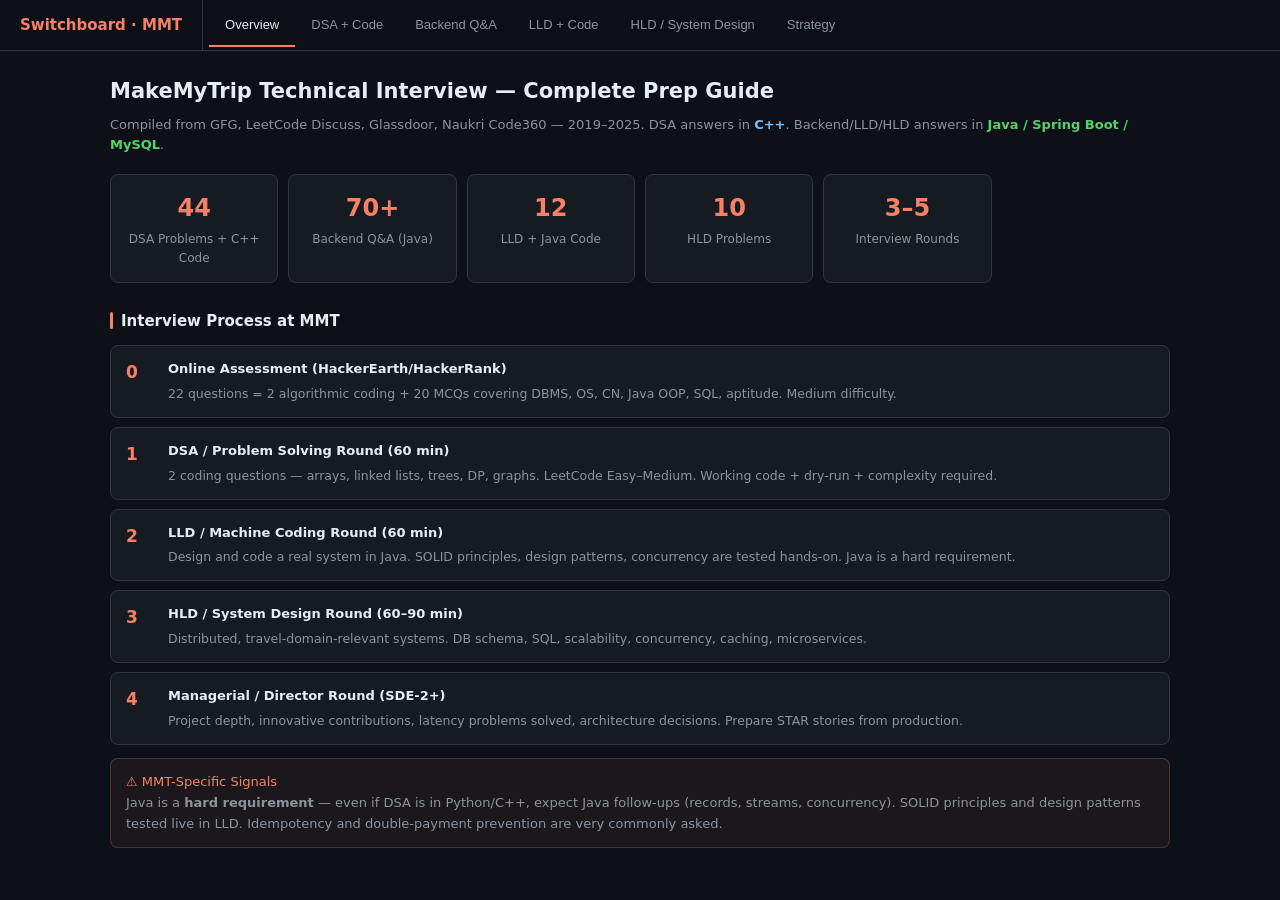
<file: archive/with-answers.html>
<!DOCTYPE html>
<html lang="en">
<head>
<meta charset="UTF-8">
<meta name="viewport" content="width=device-width, initial-scale=1.0">
<title>MakeMyTrip — DSA & Backend</title>
<style>
  :root {
    --bg:#0d1117;--surface:#161b22;--surface2:#1c2128;--border:#30363d;
    --accent:#f78166;--accent2:#79c0ff;--accent3:#56d364;--text:#e6edf3;
    --muted:#8b949e;--tag-bg:#21262d;
    --high:#f85149;--med:#d29922;--low:#3fb950;
    --pill-dsa:#1f3a5f;--pill-dsa-text:#79c0ff;
    --pill-backend:#1f3d2a;--pill-backend-text:#56d364;
    --pill-lld:#3d2a1f;--pill-lld-text:#f0883e;
    --pill-hld:#3a1f3d;--pill-hld-text:#bc8cff;
  }
  *{box-sizing:border-box;margin:0;padding:0;}
  body{background:var(--bg);color:var(--text);font-family:'Segoe UI',system-ui,sans-serif;font-size:14px;line-height:1.6;}

  nav{position:sticky;top:0;z-index:100;background:rgba(13,17,23,.96);backdrop-filter:blur(8px);border-bottom:1px solid var(--border);padding:0 20px;display:flex;align-items:center;}
  .nav-logo{font-size:15px;font-weight:700;color:var(--accent);padding:13px 20px 13px 0;border-right:1px solid var(--border);margin-right:6px;white-space:nowrap;}
  .nav-tabs{display:flex;overflow-x:auto;scrollbar-width:none;}
  .nav-tabs::-webkit-scrollbar{display:none;}
  .nav-tab{padding:13px 16px;color:var(--muted);font-size:13px;font-weight:500;cursor:pointer;border:none;background:none;border-bottom:2px solid transparent;transition:color .15s,border-color .15s;white-space:nowrap;}
  .nav-tab:hover{color:var(--text);}
  .nav-tab.active{color:var(--text);border-bottom-color:var(--accent);}

  section{display:none;padding:24px 20px;max-width:1100px;margin:0 auto;}
  section.active{display:block;}

  h1{font-size:21px;font-weight:700;margin-bottom:6px;}
  h2{font-size:15px;font-weight:700;margin:26px 0 12px;display:flex;align-items:center;gap:8px;}
  h2::before{content:'';display:block;width:3px;height:17px;border-radius:2px;background:var(--accent);flex-shrink:0;}

  .page-intro{background:var(--surface);border:1px solid var(--border);border-left:3px solid var(--accent);border-radius:6px;padding:14px 18px;margin-bottom:20px;color:var(--muted);font-size:13px;line-height:1.7;}
  .page-intro strong{color:var(--text);}

  .freq{display:inline-block;font-size:11px;font-weight:600;padding:2px 8px;border-radius:20px;flex-shrink:0;}
  .freq-high{background:rgba(248,81,73,.15);color:var(--high);border:1px solid rgba(248,81,73,.3);}
  .freq-med{background:rgba(210,153,34,.15);color:var(--med);border:1px solid rgba(210,153,34,.3);}
  .freq-low{background:rgba(63,185,80,.15);color:var(--low);border:1px solid rgba(63,185,80,.3);}

  .pill{display:inline-block;font-size:11px;font-weight:600;padding:2px 9px;border-radius:20px;}
  .pill-dsa{background:var(--pill-dsa);color:var(--pill-dsa-text);}
  .pill-backend{background:var(--pill-backend);color:var(--pill-backend-text);}
  .pill-lld{background:var(--pill-lld);color:var(--pill-lld-text);}
  .pill-hld{background:var(--pill-hld);color:var(--pill-hld-text);}

  /* QUESTION CARDS */
  .q-card{background:var(--surface);border:1px solid var(--border);border-radius:8px;margin-bottom:9px;overflow:hidden;transition:border-color .15s;}
  .q-card:hover{border-color:#484f58;}
  .q-header{display:flex;align-items:flex-start;gap:10px;padding:13px 15px;cursor:pointer;}
  .q-num{font-size:12px;font-weight:700;color:var(--muted);min-width:26px;padding-top:1px;}
  .q-title{flex:1;font-size:13.5px;font-weight:500;color:var(--text);line-height:1.5;}
  .q-meta{display:flex;gap:5px;align-items:center;flex-shrink:0;flex-wrap:wrap;}
  .q-expand{font-size:15px;color:var(--muted);transition:transform .2s;flex-shrink:0;padding-top:1px;}
  .q-card.open .q-expand{transform:rotate(180deg);}
  .q-body{display:none;padding:0 15px 15px 42px;border-top:1px solid var(--border);}
  .q-card.open .q-body{display:block;}
  .q-body p{color:var(--muted);font-size:13px;margin-top:10px;line-height:1.7;}

  /* CODE BLOCK */
  .code-tabs{margin-top:12px;}
  .code-tab-btns{display:flex;gap:0;border-bottom:1px solid var(--border);margin-bottom:0;}
  .ctb{background:none;border:none;padding:6px 14px;font-size:12px;font-weight:600;color:var(--muted);cursor:pointer;border-bottom:2px solid transparent;transition:color .15s,border-color .15s;}
  .ctb.active{color:var(--accent2);border-bottom-color:var(--accent2);}
  .code-panel{display:none;}
  .code-panel.active{display:block;}
  pre{background:var(--surface2);border:1px solid var(--border);border-top:none;border-radius:0 0 6px 6px;padding:14px;overflow-x:auto;font-size:12px;line-height:1.65;color:#e6edf3;font-family:'Fira Code','Cascadia Code','Consolas',monospace;}
  .kw{color:#ff7b72;}
  .ty{color:#79c0ff;}
  .cm{color:#8b949e;font-style:italic;}
  .st{color:#a5d6ff;}
  .nm{color:#ffa657;}
  .fn{color:#d2a8ff;}

  /* ANSWER TEXT */
  .ans-text{background:var(--surface2);border:1px solid var(--border);border-radius:6px;padding:12px 14px;margin-top:10px;font-size:12.5px;color:var(--muted);line-height:1.7;}
  .ans-text strong{color:var(--text);}
  .ans-text ul{margin:6px 0 6px 18px;}
  .ans-text ul li{margin-bottom:3px;}
  .ans-text code{background:var(--tag-bg);padding:1px 5px;border-radius:3px;font-size:11.5px;color:var(--accent2);font-family:monospace;}

  .source-tag{display:inline-block;font-size:11px;color:var(--muted);background:var(--tag-bg);padding:2px 8px;border-radius:4px;margin-top:8px;}
  .lc-link{display:inline-flex;align-items:center;gap:5px;font-size:12px;color:var(--accent2);text-decoration:none;margin-top:8px;background:rgba(121,192,255,.08);padding:3px 10px;border-radius:4px;border:1px solid rgba(121,192,255,.2);}
  .lc-link:hover{background:rgba(121,192,255,.15);}

  /* CATEGORY HEADER */
  .cat-header{display:flex;align-items:center;gap:12px;background:var(--surface2);border:1px solid var(--border);border-radius:8px;padding:11px 15px;margin:18px 0 10px;}
  .cat-icon{font-size:19px;}
  .cat-title{font-size:14px;font-weight:700;color:var(--text);}
  .cat-count{font-size:12px;color:var(--muted);margin-left:auto;}

  /* TOPIC CARD (backend) */
  .topic-card{background:var(--surface);border:1px solid var(--border);border-radius:8px;margin-bottom:12px;overflow:hidden;}
  .topic-header{display:flex;align-items:center;gap:10px;padding:13px 16px;cursor:pointer;background:var(--surface);}
  .topic-title-text{font-size:13px;font-weight:700;color:var(--text);flex:1;}
  .topic-body{display:none;border-top:1px solid var(--border);}
  .topic-card.open .topic-body{display:block;}
  .topic-card.open .q-expand{transform:rotate(180deg);}

  .qa-item{padding:14px 16px;border-bottom:1px solid var(--border);}
  .qa-item:last-child{border-bottom:none;}
  .qa-q{font-size:13px;font-weight:600;color:var(--text);margin-bottom:8px;display:flex;align-items:flex-start;gap:8px;}
  .qa-q::before{content:'Q';font-size:10px;font-weight:800;background:var(--accent);color:#000;padding:1px 5px;border-radius:3px;flex-shrink:0;margin-top:2px;}

  /* STATS */
  .stats-grid{display:grid;grid-template-columns:repeat(auto-fill,minmax(150px,1fr));gap:10px;margin:12px 0 22px;}
  .stat-card{background:var(--surface);border:1px solid var(--border);border-radius:8px;padding:14px;text-align:center;}
  .stat-num{font-size:24px;font-weight:800;color:var(--accent);}
  .stat-label{font-size:12px;color:var(--muted);margin-top:2px;}

  /* PROCESS */
  .process-timeline{display:grid;gap:9px;margin:12px 0;}
  .process-step{display:flex;align-items:flex-start;gap:12px;background:var(--surface);border:1px solid var(--border);border-radius:8px;padding:13px 15px;}
  .step-num{font-size:17px;font-weight:800;color:var(--accent);min-width:30px;flex-shrink:0;}
  .step-title{font-size:13px;font-weight:700;color:var(--text);margin-bottom:4px;}
  .step-desc{font-size:12.5px;color:var(--muted);line-height:1.6;}

  .tip-box{background:rgba(56,211,100,.06);border:1px solid rgba(56,211,100,.2);border-radius:8px;padding:13px 15px;margin:14px 0;font-size:13px;color:var(--muted);}
  .tip-box .tip-title{font-size:12px;font-weight:700;color:var(--accent3);text-transform:uppercase;letter-spacing:.05em;margin-bottom:6px;}
  .warn-box{background:rgba(247,129,102,.06);border:1px solid rgba(247,129,102,.25);border-radius:8px;padding:13px 15px;margin:13px 0;font-size:13px;color:var(--muted);}
  .warn-box .tip-title{color:var(--accent);}

  .search-box{background:var(--surface);border:1px solid var(--border);border-radius:8px;padding:9px 13px;color:var(--text);font-size:13px;width:100%;margin-bottom:14px;outline:none;transition:border-color .15s;}
  .search-box:focus{border-color:var(--accent2);}
  .search-box::placeholder{color:var(--muted);}

  @media(max-width:600px){
    nav{padding:0 10px;}section{padding:18px 12px;}
    .q-header{flex-wrap:wrap;}.q-meta{order:2;}
    .q-body{padding-left:12px;}pre{font-size:11px;}
  }
</style>
</head>
<body>

<nav>
  <div class="nav-logo">Switchboard · MMT</div>
  <div class="nav-tabs">
    <button class="nav-tab active" onclick="showTab('overview',this)">Overview</button>
    <button class="nav-tab" onclick="showTab('dsa',this)">DSA + Code</button>
    <button class="nav-tab" onclick="showTab('backend',this)">Backend Q&amp;A</button>
    <button class="nav-tab" onclick="showTab('lld',this)">LLD + Code</button>
    <button class="nav-tab" onclick="showTab('hld',this)">HLD / System Design</button>
    <button class="nav-tab" onclick="showTab('tips',this)">Strategy</button>
  </div>
</nav>

<!-- OVERVIEW -->
<section id="overview" class="active">
  <h1>MakeMyTrip Technical Interview — Complete Prep Guide</h1>
  <p style="color:var(--muted);font-size:13px;margin-bottom:18px;">Compiled from GFG, LeetCode Discuss, Glassdoor, Naukri Code360 — 2019–2025. DSA answers in <strong style="color:var(--accent2)">C++</strong>. Backend/LLD/HLD answers in <strong style="color:var(--accent3)">Java / Spring Boot / MySQL</strong>.</p>
  <div class="stats-grid">
    <div class="stat-card"><div class="stat-num">44</div><div class="stat-label">DSA Problems + C++ Code</div></div>
    <div class="stat-card"><div class="stat-num">70+</div><div class="stat-label">Backend Q&amp;A (Java)</div></div>
    <div class="stat-card"><div class="stat-num">12</div><div class="stat-label">LLD + Java Code</div></div>
    <div class="stat-card"><div class="stat-num">10</div><div class="stat-label">HLD Problems</div></div>
    <div class="stat-card"><div class="stat-num">3–5</div><div class="stat-label">Interview Rounds</div></div>
  </div>
  <h2>Interview Process at MMT</h2>
  <div class="process-timeline">
    <div class="process-step"><div class="step-num">0</div><div><div class="step-title">Online Assessment (HackerEarth/HackerRank)</div><div class="step-desc">22 questions = 2 algorithmic coding + 20 MCQs covering DBMS, OS, CN, Java OOP, SQL, aptitude. Medium difficulty.</div></div></div>
    <div class="process-step"><div class="step-num">1</div><div><div class="step-title">DSA / Problem Solving Round (60 min)</div><div class="step-desc">2 coding questions — arrays, linked lists, trees, DP, graphs. LeetCode Easy–Medium. Working code + dry-run + complexity required.</div></div></div>
    <div class="process-step"><div class="step-num">2</div><div><div class="step-title">LLD / Machine Coding Round (60 min)</div><div class="step-desc">Design and code a real system in Java. SOLID principles, design patterns, concurrency are tested hands-on. Java is a hard requirement.</div></div></div>
    <div class="process-step"><div class="step-num">3</div><div><div class="step-title">HLD / System Design Round (60–90 min)</div><div class="step-desc">Distributed, travel-domain-relevant systems. DB schema, SQL, scalability, concurrency, caching, microservices.</div></div></div>
    <div class="process-step"><div class="step-num">4</div><div><div class="step-title">Managerial / Director Round (SDE-2+)</div><div class="step-desc">Project depth, innovative contributions, latency problems solved, architecture decisions. Prepare STAR stories from production.</div></div></div>
  </div>
  <div class="warn-box"><div class="tip-title">⚠️ MMT-Specific Signals</div>Java is a <strong>hard requirement</strong> — even if DSA is in Python/C++, expect Java follow-ups (records, streams, concurrency). SOLID principles and design patterns tested live in LLD. Idempotency and double-payment prevention are very commonly asked.</div>
</section>

<!-- DSA -->
<section id="dsa">
  <h1>DSA Questions + C++ Solutions</h1>
  <div class="page-intro">Ordered by <strong>frequency</strong>. C++ solutions provided for each. Complexity noted. Click any card to expand the full solution.</div>
  <input class="search-box" type="text" placeholder="Filter questions…" oninput="filterQ(this,'dsa-list')">
  <div id="dsa-list">

  <!-- ARRAYS & STRINGS -->
  <div class="cat-header"><span class="cat-icon">📦</span><span class="cat-title">Arrays &amp; Strings</span><span class="cat-count">12 problems</span></div>

  <div class="q-card" onclick="toggle(this)">
    <div class="q-header">
      <div class="q-num">#1</div>
      <div class="q-title">Minimum Window Substring — smallest substring in A containing all chars of B</div>
      <div class="q-meta"><span class="freq freq-high">🔥 High</span><span class="pill pill-dsa">Sliding Window</span></div>
      <div class="q-expand">▾</div>
    </div>
    <div class="q-body">
      <p>Sliding window with two frequency maps. Expand right, shrink left when valid. Track best window.</p>
      <a class="lc-link" href="https://leetcode.com/problems/minimum-window-substring/" target="_blank">🔗 LC #76</a>
      <div class="code-tabs">
        <div class="code-tab-btns"><button class="ctb active" onclick="switchTab(this,'cpp')">C++</button></div>
        <div class="code-panel active" data-lang="cpp"><pre><span class="kw">string</span> <span class="fn">minWindow</span>(<span class="kw">string</span> s, <span class="kw">string</span> t) {
    <span class="ty">unordered_map</span>&lt;<span class="kw">char</span>,<span class="kw">int</span>&gt; need, window;
    <span class="kw">for</span> (<span class="kw">char</span> c : t) need[c]++;
    <span class="kw">int</span> have = <span class="nm">0</span>, required = need.size();
    <span class="kw">int</span> l = <span class="nm">0</span>, minLen = INT_MAX, start = <span class="nm">0</span>;
    <span class="kw">for</span> (<span class="kw">int</span> r = <span class="nm">0</span>; r &lt; s.size(); r++) {
        window[s[r]]++;
        <span class="kw">if</span> (need.count(s[r]) &amp;&amp; window[s[r]] == need[s[r]]) have++;
        <span class="kw">while</span> (have == required) {
            <span class="kw">if</span> (r - l + <span class="nm">1</span> &lt; minLen) { minLen = r-l+<span class="nm">1</span>; start = l; }
            window[s[l]]--;
            <span class="kw">if</span> (need.count(s[l]) &amp;&amp; window[s[l]] &lt; need[s[l]]) have--;
            l++;
        }
    }
    <span class="kw">return</span> minLen == INT_MAX ? <span class="st">""</span> : s.substr(start, minLen);
}
<span class="cm">// Time: O(|S|+|T|)  Space: O(|T|)</span></pre></div>
      </div>
      <span class="source-tag">Reported: SDE-2 GFG 2021, MMT Campus, Code360 2022</span>
    </div>
  </div>

  <div class="q-card" onclick="toggle(this)">
    <div class="q-header">
      <div class="q-num">#2</div>
      <div class="q-title">Subarray with Sum Zero — find any subarray whose sum = 0</div>
      <div class="q-meta"><span class="freq freq-high">🔥 High</span><span class="pill pill-dsa">HashMap</span></div>
      <div class="q-expand">▾</div>
    </div>
    <div class="q-body">
      <p>Prefix sum: if the same prefix sum appears twice, the subarray between those indices sums to 0.</p>
      <div class="code-tabs">
        <div class="code-tab-btns"><button class="ctb active" onclick="switchTab(this,'cpp')">C++</button></div>
        <div class="code-panel active" data-lang="cpp"><pre><span class="kw">bool</span> <span class="fn">hasZeroSumSubarray</span>(<span class="ty">vector</span>&lt;<span class="kw">int</span>&gt;&amp; arr) {
    <span class="ty">unordered_set</span>&lt;<span class="kw">int</span>&gt; seen;
    seen.insert(<span class="nm">0</span>);
    <span class="kw">int</span> prefix = <span class="nm">0</span>;
    <span class="kw">for</span> (<span class="kw">int</span> x : arr) {
        prefix += x;
        <span class="kw">if</span> (seen.count(prefix)) <span class="kw">return</span> <span class="kw">true</span>;
        seen.insert(prefix);
    }
    <span class="kw">return</span> <span class="kw">false</span>;
}
<span class="cm">// Time: O(N)  Space: O(N)</span></pre></div>
      </div>
      <span class="source-tag">Reported: SDE/SSE-2 Round 1, Oct 2024</span>
    </div>
  </div>

  <div class="q-card" onclick="toggle(this)">
    <div class="q-header">
      <div class="q-num">#3</div>
      <div class="q-title">Merge K Sorted Arrays / Linked Lists</div>
      <div class="q-meta"><span class="freq freq-high">🔥 High</span><span class="pill pill-dsa">Heap</span></div>
      <div class="q-expand">▾</div>
    </div>
    <div class="q-body">
      <p>Min-heap of size K — always extract minimum, push next from same list.</p>
      <a class="lc-link" href="https://leetcode.com/problems/merge-k-sorted-lists/" target="_blank">🔗 LC #23</a>
      <div class="code-tabs">
        <div class="code-tab-btns"><button class="ctb active" onclick="switchTab(this,'cpp')">C++</button></div>
        <div class="code-panel active" data-lang="cpp"><pre><span class="kw">struct</span> <span class="ty">ListNode</span> { <span class="kw">int</span> val; <span class="ty">ListNode</span>* next; };

<span class="ty">ListNode</span>* <span class="fn">mergeKLists</span>(<span class="ty">vector</span>&lt;<span class="ty">ListNode</span>*&gt;&amp; lists) {
    <span class="kw">auto</span> cmp = [](<span class="ty">ListNode</span>* a, <span class="ty">ListNode</span>* b){ <span class="kw">return</span> a-&gt;val &gt; b-&gt;val; };
    <span class="ty">priority_queue</span>&lt;<span class="ty">ListNode</span>*, <span class="ty">vector</span>&lt;<span class="ty">ListNode</span>*&gt;, <span class="kw">decltype</span>(cmp)&gt; pq(cmp);
    <span class="kw">for</span> (<span class="kw">auto</span> node : lists)
        <span class="kw">if</span> (node) pq.push(node);
    <span class="ty">ListNode</span> dummy(<span class="nm">0</span>); <span class="ty">ListNode</span>* cur = &amp;dummy;
    <span class="kw">while</span> (!pq.empty()) {
        cur-&gt;next = pq.top(); pq.pop();
        cur = cur-&gt;next;
        <span class="kw">if</span> (cur-&gt;next) pq.push(cur-&gt;next);
    }
    <span class="kw">return</span> dummy.next;
}
<span class="cm">// Time: O(N log K)  Space: O(K)</span></pre></div>
      </div>
      <span class="source-tag">Reported: SDE-2 GFG 2021, SDE-1 Naukri Aug 2024</span>
    </div>
  </div>

  <div class="q-card" onclick="toggle(this)">
    <div class="q-header">
      <div class="q-num">#4</div>
      <div class="q-title">Jump Game II — minimum number of jumps (+ return jump indexes)</div>
      <div class="q-meta"><span class="freq freq-high">🔥 High</span><span class="pill pill-dsa">Greedy</span></div>
      <div class="q-expand">▾</div>
    </div>
    <div class="q-body">
      <p>Greedy: track current range end and furthest reachable. When pointer hits current end, increment jump count.</p>
      <a class="lc-link" href="https://leetcode.com/problems/jump-game-ii/" target="_blank">🔗 LC #45</a>
      <div class="code-tabs">
        <div class="code-tab-btns"><button class="ctb active" onclick="switchTab(this,'cpp')">C++</button></div>
        <div class="code-panel active" data-lang="cpp"><pre><span class="kw">int</span> <span class="fn">jump</span>(<span class="ty">vector</span>&lt;<span class="kw">int</span>&gt;&amp; nums) {
    <span class="kw">int</span> jumps=<span class="nm">0</span>, curEnd=<span class="nm">0</span>, farthest=<span class="nm">0</span>;
    <span class="kw">for</span> (<span class="kw">int</span> i=<span class="nm">0</span>; i &lt; (<span class="kw">int</span>)nums.size()-<span class="nm">1</span>; i++) {
        farthest = max(farthest, i + nums[i]);
        <span class="kw">if</span> (i == curEnd) { jumps++; curEnd = farthest; }
    }
    <span class="kw">return</span> jumps;
}
<span class="cm">// Time: O(N)  Space: O(1)</span>

<span class="cm">// Variant: also return the jump indexes</span>
<span class="ty">vector</span>&lt;<span class="kw">int</span>&gt; <span class="fn">jumpWithPath</span>(<span class="ty">vector</span>&lt;<span class="kw">int</span>&gt;&amp; nums) {
    <span class="kw">int</span> n = nums.size();
    <span class="ty">vector</span>&lt;<span class="kw">int</span>&gt; prev(n, -<span class="nm">1</span>);
    <span class="kw">int</span> curEnd=<span class="nm">0</span>, farthest=<span class="nm">0</span>, jumpFrom=<span class="nm">0</span>;
    <span class="kw">for</span> (<span class="kw">int</span> i=<span class="nm">0</span>; i&lt;n-<span class="nm">1</span>; i++) {
        <span class="kw">if</span> (i + nums[i] &gt; farthest) { farthest = i+nums[i]; jumpFrom = i; }
        <span class="kw">if</span> (i == curEnd) { prev[farthest] = jumpFrom; curEnd = farthest; }
    }
    <span class="ty">vector</span>&lt;<span class="kw">int</span>&gt; path;
    <span class="kw">for</span> (<span class="kw">int</span> i=n-<span class="nm">1</span>; i&gt;<span class="nm">0</span>; i=prev[i]) path.push_back(i);
    path.push_back(<span class="nm">0</span>); reverse(path.begin(), path.end());
    <span class="kw">return</span> path;
}</pre></div>
      </div>
      <span class="source-tag">Reported: SSE-2 LeetCode Discuss Nov 2023, CodingKaro</span>
    </div>
  </div>

  <div class="q-card" onclick="toggle(this)">
    <div class="q-header">
      <div class="q-num">#5</div>
      <div class="q-title">Merge Overlapping Intervals</div>
      <div class="q-meta"><span class="freq freq-high">🔥 High</span><span class="pill pill-dsa">Sorting</span></div>
      <div class="q-expand">▾</div>
    </div>
    <div class="q-body">
      <a class="lc-link" href="https://leetcode.com/problems/merge-intervals/" target="_blank">🔗 LC #56</a>
      <div class="code-tabs">
        <div class="code-tab-btns"><button class="ctb active" onclick="switchTab(this,'cpp')">C++</button></div>
        <div class="code-panel active" data-lang="cpp"><pre><span class="ty">vector</span>&lt;<span class="ty">vector</span>&lt;<span class="kw">int</span>&gt;&gt; <span class="fn">merge</span>(<span class="ty">vector</span>&lt;<span class="ty">vector</span>&lt;<span class="kw">int</span>&gt;&gt;&amp; intervals) {
    sort(intervals.begin(), intervals.end());
    <span class="ty">vector</span>&lt;<span class="ty">vector</span>&lt;<span class="kw">int</span>&gt;&gt; res;
    <span class="kw">for</span> (<span class="kw">auto</span>&amp; iv : intervals) {
        <span class="kw">if</span> (res.empty() || res.back()[<span class="nm">1</span>] &lt; iv[<span class="nm">0</span>])
            res.push_back(iv);
        <span class="kw">else</span>
            res.back()[<span class="nm">1</span>] = max(res.back()[<span class="nm">1</span>], iv[<span class="nm">1</span>]);
    }
    <span class="kw">return</span> res;
}
<span class="cm">// Time: O(N log N)  Space: O(N)</span></pre></div>
      </div>
      <span class="source-tag">Reported: SDE-2 GFG 2021 Round 1</span>
    </div>
  </div>

  <div class="q-card" onclick="toggle(this)">
    <div class="q-header">
      <div class="q-num">#6</div>
      <div class="q-title">Multiply Two Large Integers as Strings</div>
      <div class="q-meta"><span class="freq freq-med">⚡ Med</span><span class="pill pill-dsa">String/Math</span></div>
      <div class="q-expand">▾</div>
    </div>
    <div class="q-body">
      <a class="lc-link" href="https://leetcode.com/problems/multiply-strings/" target="_blank">🔗 LC #43</a>
      <div class="code-tabs">
        <div class="code-tab-btns"><button class="ctb active" onclick="switchTab(this,'cpp')">C++</button></div>
        <div class="code-panel active" data-lang="cpp"><pre><span class="kw">string</span> <span class="fn">multiply</span>(<span class="kw">string</span> num1, <span class="kw">string</span> num2) {
    <span class="kw">int</span> m=num1.size(), n=num2.size();
    <span class="ty">vector</span>&lt;<span class="kw">int</span>&gt; pos(m+n, <span class="nm">0</span>);
    <span class="kw">for</span> (<span class="kw">int</span> i=m-<span class="nm">1</span>; i&gt;=<span class="nm">0</span>; i--)
        <span class="kw">for</span> (<span class="kw">int</span> j=n-<span class="nm">1</span>; j&gt;=<span class="nm">0</span>; j--) {
            <span class="kw">int</span> mul = (num1[i]-<span class="st">'0'</span>)*(num2[j]-<span class="st">'0'</span>);
            <span class="kw">int</span> p1=i+j, p2=i+j+<span class="nm">1</span>, sum=mul+pos[p2];
            pos[p2]=sum%<span class="nm">10</span>; pos[p1]+=sum/<span class="nm">10</span>;
        }
    <span class="kw">string</span> res;
    <span class="kw">for</span> (<span class="kw">int</span> d : pos) <span class="kw">if</span> (!(res.empty() &amp;&amp; d==<span class="nm">0</span>)) res+=(<span class="st">'0'</span>+d);
    <span class="kw">return</span> res.empty() ? <span class="st">"0"</span> : res;
}
<span class="cm">// Time: O(M*N)  Space: O(M+N)</span></pre></div>
      </div>
      <span class="source-tag">Reported: SDE-2 LeetCode Discuss 2025</span>
    </div>
  </div>

  <div class="q-card" onclick="toggle(this)">
    <div class="q-header">
      <div class="q-num">#7</div>
      <div class="q-title">Find All Pairs with Given Sum in Two Arrays</div>
      <div class="q-meta"><span class="freq freq-med">⚡ Med</span><span class="pill pill-dsa">HashMap</span></div>
      <div class="q-expand">▾</div>
    </div>
    <div class="q-body">
      <div class="code-tabs">
        <div class="code-tab-btns"><button class="ctb active" onclick="switchTab(this,'cpp')">C++</button></div>
        <div class="code-panel active" data-lang="cpp"><pre><span class="ty">vector</span>&lt;<span class="ty">pair</span>&lt;<span class="kw">int</span>,<span class="kw">int</span>&gt;&gt; <span class="fn">pairsWithSum</span>(<span class="ty">vector</span>&lt;<span class="kw">int</span>&gt;&amp; a, <span class="ty">vector</span>&lt;<span class="kw">int</span>&gt;&amp; b, <span class="kw">int</span> k) {
    <span class="ty">unordered_set</span>&lt;<span class="kw">int</span>&gt; setA(a.begin(), a.end());
    <span class="ty">vector</span>&lt;<span class="ty">pair</span>&lt;<span class="kw">int</span>,<span class="kw">int</span>&gt;&gt; res;
    <span class="kw">for</span> (<span class="kw">int</span> bv : b)
        <span class="kw">if</span> (setA.count(k - bv))
            res.push_back({k-bv, bv});
    <span class="kw">return</span> res;
}
<span class="cm">// Time: O(N+M)  Space: O(N)</span></pre></div>
      </div>
      <span class="source-tag">Reported: SDE GFG 2020</span>
    </div>
  </div>

  <div class="q-card" onclick="toggle(this)">
    <div class="q-header">
      <div class="q-num">#8</div>
      <div class="q-title">Increasing Triplet Subsequence</div>
      <div class="q-meta"><span class="freq freq-med">⚡ Med</span><span class="pill pill-dsa">Greedy</span></div>
      <div class="q-expand">▾</div>
    </div>
    <div class="q-body">
      <a class="lc-link" href="https://leetcode.com/problems/increasing-triplet-subsequence/" target="_blank">🔗 LC #334</a>
      <div class="code-tabs">
        <div class="code-tab-btns"><button class="ctb active" onclick="switchTab(this,'cpp')">C++</button></div>
        <div class="code-panel active" data-lang="cpp"><pre><span class="kw">bool</span> <span class="fn">increasingTriplet</span>(<span class="ty">vector</span>&lt;<span class="kw">int</span>&gt;&amp; nums) {
    <span class="kw">int</span> first=INT_MAX, second=INT_MAX;
    <span class="kw">for</span> (<span class="kw">int</span> n : nums) {
        <span class="kw">if</span> (n &lt;= first) first = n;
        <span class="kw">else if</span> (n &lt;= second) second = n;
        <span class="kw">else return true</span>;
    }
    <span class="kw">return false</span>;
}
<span class="cm">// Time: O(N)  Space: O(1)</span></pre></div>
      </div>
      <span class="source-tag">Reported: SSE-2 LeetCode Discuss Nov 2023</span>
    </div>
  </div>

  <div class="q-card" onclick="toggle(this)">
    <div class="q-header">
      <div class="q-num">#9</div>
      <div class="q-title">Maximum j–i such that arr[j] &gt; arr[i]</div>
      <div class="q-meta"><span class="freq freq-low">🟢 Once</span><span class="pill pill-dsa">Array</span></div>
      <div class="q-expand">▾</div>
    </div>
    <div class="q-body">
      <div class="code-tabs">
        <div class="code-tab-btns"><button class="ctb active" onclick="switchTab(this,'cpp')">C++</button></div>
        <div class="code-panel active" data-lang="cpp"><pre><span class="kw">int</span> <span class="fn">maxDistance</span>(<span class="ty">vector</span>&lt;<span class="kw">int</span>&gt;&amp; arr) {
    <span class="kw">int</span> n=arr.size();
    <span class="ty">vector</span>&lt;<span class="kw">int</span>&gt; lmin(n), rmax(n);
    lmin[<span class="nm">0</span>]=arr[<span class="nm">0</span>];
    <span class="kw">for</span> (<span class="kw">int</span> i=<span class="nm">1</span>;i&lt;n;i++) lmin[i]=min(lmin[i-<span class="nm">1</span>],arr[i]);
    rmax[n-<span class="nm">1</span>]=arr[n-<span class="nm">1</span>];
    <span class="kw">for</span> (<span class="kw">int</span> j=n-<span class="nm">2</span>;j&gt;=<span class="nm">0</span>;j--) rmax[j]=max(rmax[j+<span class="nm">1</span>],arr[j]);
    <span class="kw">int</span> i=<span class="nm">0</span>, j=<span class="nm">0</span>, ans=<span class="nm">0</span>;
    <span class="kw">while</span> (i&lt;n &amp;&amp; j&lt;n) {
        <span class="kw">if</span> (lmin[i]&lt;=rmax[j]) { ans=max(ans,j-i); j++; }
        <span class="kw">else</span> i++;
    }
    <span class="kw">return</span> ans;
}
<span class="cm">// Time: O(N)  Space: O(N)</span></pre></div>
      </div>
      <span class="source-tag">Reported: SDE GFG 2020 Round 2</span>
    </div>
  </div>

  <div class="q-card" onclick="toggle(this)">
    <div class="q-header">
      <div class="q-num">#10</div>
      <div class="q-title">Maximize Sum Picking K Elements from Either Side</div>
      <div class="q-meta"><span class="freq freq-low">🟢 Once</span><span class="pill pill-dsa">Sliding Window</span></div>
      <div class="q-expand">▾</div>
    </div>
    <div class="q-body">
      <a class="lc-link" href="https://leetcode.com/problems/maximum-points-you-can-obtain-from-cards/" target="_blank">🔗 LC #1423</a>
      <div class="code-tabs">
        <div class="code-tab-btns"><button class="ctb active" onclick="switchTab(this,'cpp')">C++</button></div>
        <div class="code-panel active" data-lang="cpp"><pre><span class="kw">int</span> <span class="fn">maxScore</span>(<span class="ty">vector</span>&lt;<span class="kw">int</span>&gt;&amp; c, <span class="kw">int</span> k) {
    <span class="kw">int</span> n=c.size(), total=<span class="nm">0</span>;
    <span class="kw">for</span> (<span class="kw">int</span> i=<span class="nm">0</span>;i&lt;k;i++) total+=c[i];
    <span class="kw">int</span> cur=total;
    <span class="kw">for</span> (<span class="kw">int</span> i=<span class="nm">1</span>;i&lt;=k;i++) {
        cur += c[n-i] - c[k-i];
        total = max(total, cur);
    }
    <span class="kw">return</span> total;
}
<span class="cm">// Time: O(K)  Space: O(1)</span></pre></div>
      </div>
      <span class="source-tag">Reported: SSE BLR LeetCode 2022</span>
    </div>
  </div>

  <div class="q-card" onclick="toggle(this)">
    <div class="q-header">
      <div class="q-num">#11</div>
      <div class="q-title">Sort Array by Frequency of Elements</div>
      <div class="q-meta"><span class="freq freq-low">🟢 Once</span><span class="pill pill-dsa">HashMap+Sort</span></div>
      <div class="q-expand">▾</div>
    </div>
    <div class="q-body">
      <div class="code-tabs">
        <div class="code-tab-btns"><button class="ctb active" onclick="switchTab(this,'cpp')">C++</button></div>
        <div class="code-panel active" data-lang="cpp"><pre><span class="ty">vector</span>&lt;<span class="kw">int</span>&gt; <span class="fn">sortByFreq</span>(<span class="ty">vector</span>&lt;<span class="kw">int</span>&gt;&amp; arr) {
    <span class="ty">map</span>&lt;<span class="kw">int</span>,<span class="kw">int</span>&gt; freq;
    <span class="kw">for</span> (<span class="kw">int</span> x : arr) freq[x]++;
    sort(arr.begin(), arr.end(), [&amp;](<span class="kw">int</span> a, <span class="kw">int</span> b){
        <span class="kw">if</span> (freq[a] != freq[b]) <span class="kw">return</span> freq[a] &lt; freq[b];
        <span class="kw">return</span> a &gt; b; <span class="cm">// tie-break by value desc</span>
    });
    <span class="kw">return</span> arr;
}
<span class="cm">// Time: O(N log N)  Space: O(N)</span></pre></div>
      </div>
      <span class="source-tag">Reported: Java Developer Glassdoor</span>
    </div>
  </div>

  <div class="q-card" onclick="toggle(this)">
    <div class="q-header">
      <div class="q-num">#12</div>
      <div class="q-title">Find First and Last Position in Sorted Array (Binary Search)</div>
      <div class="q-meta"><span class="freq freq-low">🟢 Once</span><span class="pill pill-dsa">Binary Search</span></div>
      <div class="q-expand">▾</div>
    </div>
    <div class="q-body">
      <a class="lc-link" href="https://leetcode.com/problems/find-first-and-last-position-of-element-in-sorted-array/" target="_blank">🔗 LC #34</a>
      <div class="code-tabs">
        <div class="code-tab-btns"><button class="ctb active" onclick="switchTab(this,'cpp')">C++</button></div>
        <div class="code-panel active" data-lang="cpp"><pre><span class="ty">vector</span>&lt;<span class="kw">int</span>&gt; <span class="fn">searchRange</span>(<span class="ty">vector</span>&lt;<span class="kw">int</span>&gt;&amp; nums, <span class="kw">int</span> target) {
    <span class="kw">auto</span> bound = [&amp;](<span class="kw">bool</span> lower) {
        <span class="kw">int</span> lo=<span class="nm">0</span>, hi=nums.size()-<span class="nm">1</span>, res=-<span class="nm">1</span>;
        <span class="kw">while</span>(lo&lt;=hi){
            <span class="kw">int</span> mid=lo+(hi-lo)/<span class="nm">2</span>;
            <span class="kw">if</span>(nums[mid]==target){ res=mid; lower?hi=mid-<span class="nm">1</span>:lo=mid+<span class="nm">1</span>; }
            <span class="kw">else if</span>(nums[mid]&lt;target) lo=mid+<span class="nm">1</span>;
            <span class="kw">else</span> hi=mid-<span class="nm">1</span>;
        }
        <span class="kw">return</span> res;
    };
    <span class="kw">return</span> {bound(<span class="kw">true</span>), bound(<span class="kw">false</span>)};
}
<span class="cm">// Time: O(log N)  Space: O(1)</span></pre></div>
      </div>
      <span class="source-tag">Reported: SSE-2 LeetCode Discuss Nov 2023</span>
    </div>
  </div>

  <!-- LINKED LIST -->
  <div class="cat-header"><span class="cat-icon">🔗</span><span class="cat-title">Linked Lists</span><span class="cat-count">5 problems</span></div>

  <div class="q-card" onclick="toggle(this)">
    <div class="q-header">
      <div class="q-num">#13</div>
      <div class="q-title">Reverse Linked List in Groups of K</div>
      <div class="q-meta"><span class="freq freq-high">🔥 High</span><span class="pill pill-dsa">Linked List</span></div>
      <div class="q-expand">▾</div>
    </div>
    <div class="q-body">
      <a class="lc-link" href="https://leetcode.com/problems/reverse-nodes-in-k-group/" target="_blank">🔗 LC #25</a>
      <div class="code-tabs">
        <div class="code-tab-btns"><button class="ctb active" onclick="switchTab(this,'cpp')">C++</button></div>
        <div class="code-panel active" data-lang="cpp"><pre><span class="ty">ListNode</span>* <span class="fn">reverseKGroup</span>(<span class="ty">ListNode</span>* head, <span class="kw">int</span> k) {
    <span class="ty">ListNode</span>* cur=head; <span class="kw">int</span> cnt=<span class="nm">0</span>;
    <span class="kw">while</span>(cur &amp;&amp; cnt&lt;k){ cur=cur-&gt;next; cnt++; }
    <span class="kw">if</span>(cnt&lt;k) <span class="kw">return</span> head;
    <span class="ty">ListNode</span>* prev=<span class="kw">nullptr</span>; cur=head;
    <span class="kw">for</span>(<span class="kw">int</span> i=<span class="nm">0</span>;i&lt;k;i++){
        <span class="ty">ListNode</span>* nxt=cur-&gt;next; cur-&gt;next=prev; prev=cur; cur=nxt;
    }
    head-&gt;next = <span class="fn">reverseKGroup</span>(cur, k);
    <span class="kw">return</span> prev;
}
<span class="cm">// Time: O(N)  Space: O(N/K) recursive stack</span></pre></div>
      </div>
      <span class="source-tag">Reported: MMT Set-4 GFG, SSE-2 Nov 2023</span>
    </div>
  </div>

  <div class="q-card" onclick="toggle(this)">
    <div class="q-header">
      <div class="q-num">#14</div>
      <div class="q-title">Clone Linked List with Next and Random Pointers</div>
      <div class="q-meta"><span class="freq freq-med">⚡ Med</span><span class="pill pill-dsa">Linked List</span></div>
      <div class="q-expand">▾</div>
    </div>
    <div class="q-body">
      <a class="lc-link" href="https://leetcode.com/problems/copy-list-with-random-pointer/" target="_blank">🔗 LC #138</a>
      <div class="code-tabs">
        <div class="code-tab-btns"><button class="ctb active" onclick="switchTab(this,'cpp')">C++</button></div>
        <div class="code-panel active" data-lang="cpp"><pre><span class="kw">struct</span> <span class="ty">Node</span> { <span class="kw">int</span> val; <span class="ty">Node</span>*next,*random; };

<span class="ty">Node</span>* <span class="fn">copyRandomList</span>(<span class="ty">Node</span>* head) {
    <span class="ty">unordered_map</span>&lt;<span class="ty">Node</span>*,<span class="ty">Node</span>*&gt; mp;
    <span class="ty">Node</span>* cur=head;
    <span class="kw">while</span>(cur){ mp[cur]=<span class="kw">new</span> <span class="ty">Node</span>(); mp[cur]-&gt;val=cur-&gt;val; cur=cur-&gt;next; }
    cur=head;
    <span class="kw">while</span>(cur){
        mp[cur]-&gt;next   = mp[cur-&gt;next];
        mp[cur]-&gt;random = mp[cur-&gt;random];
        cur=cur-&gt;next;
    }
    <span class="kw">return</span> mp[head];
}
<span class="cm">// Time: O(N)  Space: O(N)</span></pre></div>
      </div>
      <span class="source-tag">Reported: MMT Set-4 GFG</span>
    </div>
  </div>

  <div class="q-card" onclick="toggle(this)">
    <div class="q-header">
      <div class="q-num">#15</div>
      <div class="q-title">Populate Next Right Pointers in Each Node</div>
      <div class="q-meta"><span class="freq freq-low">🟢 Once</span><span class="pill pill-dsa">Tree/LL</span></div>
      <div class="q-expand">▾</div>
    </div>
    <div class="q-body">
      <a class="lc-link" href="https://leetcode.com/problems/populating-next-right-pointers-in-each-node/" target="_blank">🔗 LC #116</a>
      <div class="code-tabs">
        <div class="code-tab-btns"><button class="ctb active" onclick="switchTab(this,'cpp')">C++</button></div>
        <div class="code-panel active" data-lang="cpp"><pre><span class="kw">struct</span> <span class="ty">Node</span>{<span class="kw">int</span> val;<span class="ty">Node</span>*left,*right,*next;};
<span class="cm">// O(log N) space — use already set 'next' pointers as "free" traversal</span>
<span class="ty">Node</span>* <span class="fn">connect</span>(<span class="ty">Node</span>* root) {
    <span class="kw">if</span>(!root) <span class="kw">return</span> <span class="kw">nullptr</span>;
    <span class="ty">Node</span>* leftmost=root;
    <span class="kw">while</span>(leftmost-&gt;left){
        <span class="ty">Node</span>* head=leftmost;
        <span class="kw">while</span>(head){
            head-&gt;left-&gt;next=head-&gt;right;
            <span class="kw">if</span>(head-&gt;next) head-&gt;right-&gt;next=head-&gt;next-&gt;left;
            head=head-&gt;next;
        }
        leftmost=leftmost-&gt;left;
    }
    <span class="kw">return</span> root;
}
<span class="cm">// Time: O(N)  Space: O(1) — the interviewer's expected O(log N) approach</span></pre></div>
      </div>
      <span class="source-tag">Reported: SDE-2 LeetCode Discuss 2025</span>
    </div>
  </div>

  <div class="q-card" onclick="toggle(this)">
    <div class="q-header">
      <div class="q-num">#16</div>
      <div class="q-title">Intersection of Two Linked Lists (Merge Point)</div>
      <div class="q-meta"><span class="freq freq-low">🟢 Once</span><span class="pill pill-dsa">Two Pointer</span></div>
      <div class="q-expand">▾</div>
    </div>
    <div class="q-body">
      <a class="lc-link" href="https://leetcode.com/problems/intersection-of-two-linked-lists/" target="_blank">🔗 LC #160</a>
      <div class="code-tabs">
        <div class="code-tab-btns"><button class="ctb active" onclick="switchTab(this,'cpp')">C++</button></div>
        <div class="code-panel active" data-lang="cpp"><pre><span class="ty">ListNode</span>* <span class="fn">getIntersectionNode</span>(<span class="ty">ListNode</span>* a, <span class="ty">ListNode</span>* b) {
    <span class="ty">ListNode</span>* pa=a, *pb=b;
    <span class="kw">while</span>(pa!=pb){
        pa = pa ? pa-&gt;next : b;
        pb = pb ? pb-&gt;next : a;
    }
    <span class="kw">return</span> pa;
}
<span class="cm">// Time: O(M+N)  Space: O(1)</span></pre></div>
      </div>
      <span class="source-tag">Reported: MMT Set-4 GFG</span>
    </div>
  </div>

  <div class="q-card" onclick="toggle(this)">
    <div class="q-header">
      <div class="q-num">#17</div>
      <div class="q-title">Reverse Second Half of Linked List (In-Place)</div>
      <div class="q-meta"><span class="freq freq-low">🟢 Once</span><span class="pill pill-dsa">Linked List</span></div>
      <div class="q-expand">▾</div>
    </div>
    <div class="q-body">
      <div class="code-tabs">
        <div class="code-tab-btns"><button class="ctb active" onclick="switchTab(this,'cpp')">C++</button></div>
        <div class="code-panel active" data-lang="cpp"><pre><span class="ty">ListNode</span>* <span class="fn">reverseSecondHalf</span>(<span class="ty">ListNode</span>* head) {
    <span class="cm">// Find mid with slow/fast</span>
    <span class="ty">ListNode</span>* slow=head, *fast=head;
    <span class="kw">while</span>(fast-&gt;next &amp;&amp; fast-&gt;next-&gt;next){ slow=slow-&gt;next; fast=fast-&gt;next-&gt;next; }
    <span class="cm">// Reverse from slow->next</span>
    <span class="ty">ListNode</span>* prev=<span class="kw">nullptr</span>, *cur=slow-&gt;next;
    <span class="kw">while</span>(cur){ <span class="ty">ListNode</span>* nxt=cur-&gt;next; cur-&gt;next=prev; prev=cur; cur=nxt; }
    slow-&gt;next=prev;
    <span class="kw">return</span> head;
}
<span class="cm">// Time: O(N)  Space: O(1)</span></pre></div>
      </div>
      <span class="source-tag">Reported: MMT Set-4 GFG</span>
    </div>
  </div>

  <!-- TREES & GRAPHS -->
  <div class="cat-header"><span class="cat-icon">🌳</span><span class="cat-title">Trees &amp; Graphs</span><span class="cat-count">9 problems</span></div>

  <div class="q-card" onclick="toggle(this)">
    <div class="q-header">
      <div class="q-num">#18</div>
      <div class="q-title">LCA / Common Manager of Two Employees</div>
      <div class="q-meta"><span class="freq freq-high">🔥 High</span><span class="pill pill-dsa">Tree</span></div>
      <div class="q-expand">▾</div>
    </div>
    <div class="q-body">
      <p>Disguised as "common manager" — it's LCA on a general tree. Key insight: if the Emp class has a parent pointer, walk both nodes to root, collect ancestors, find first match.</p>
      <a class="lc-link" href="https://leetcode.com/problems/lowest-common-ancestor-of-a-binary-tree/" target="_blank">🔗 LC #236</a>
      <div class="code-tabs">
        <div class="code-tab-btns"><button class="ctb active" onclick="switchTab(this,'cpp')">C++</button></div>
        <div class="code-panel active" data-lang="cpp"><pre><span class="kw">struct</span> <span class="ty">TreeNode</span>{<span class="kw">int</span> val;<span class="ty">TreeNode</span>*left,*right;};

<span class="cm">// Binary Tree LCA (no parent pointer)</span>
<span class="ty">TreeNode</span>* <span class="fn">lca</span>(<span class="ty">TreeNode</span>* root, <span class="ty">TreeNode</span>* p, <span class="ty">TreeNode</span>* q) {
    <span class="kw">if</span>(!root||root==p||root==q) <span class="kw">return</span> root;
    <span class="ty">TreeNode</span>* L=<span class="fn">lca</span>(root-&gt;left,p,q);
    <span class="ty">TreeNode</span>* R=<span class="fn">lca</span>(root-&gt;right,p,q);
    <span class="kw">if</span>(L &amp;&amp; R) <span class="kw">return</span> root;
    <span class="kw">return</span> L ? L : R;
}
<span class="cm">// Time: O(N)  Space: O(H)</span>

<span class="cm">// With parent pointer (closer to real "Emp" class question)</span>
<span class="kw">struct</span> <span class="ty">Emp</span> { <span class="kw">int</span> id; <span class="ty">Emp</span>* manager; };
<span class="ty">Emp</span>* <span class="fn">commonManager</span>(<span class="ty">Emp</span>* e1, <span class="ty">Emp</span>* e2) {
    <span class="ty">unordered_set</span>&lt;<span class="ty">Emp</span>*&gt; ancestors;
    <span class="kw">while</span>(e1){ ancestors.insert(e1); e1=e1-&gt;manager; }
    <span class="kw">while</span>(e2){ <span class="kw">if</span>(ancestors.count(e2)) <span class="kw">return</span> e2; e2=e2-&gt;manager; }
    <span class="kw">return nullptr</span>;
}
<span class="cm">// Time: O(D)  Space: O(D) where D = depth</span></pre></div>
      </div>
      <span class="source-tag">Reported: SDE/SSE-2 LeetCode Oct 2024, Code360 Oct 2022</span>
    </div>
  </div>

  <div class="q-card" onclick="toggle(this)">
    <div class="q-header">
      <div class="q-num">#19</div>
      <div class="q-title">Validate Binary Search Tree</div>
      <div class="q-meta"><span class="freq freq-med">⚡ Med</span><span class="pill pill-dsa">BST</span></div>
      <div class="q-expand">▾</div>
    </div>
    <div class="q-body">
      <a class="lc-link" href="https://leetcode.com/problems/validate-binary-search-tree/" target="_blank">🔗 LC #98</a>
      <div class="code-tabs">
        <div class="code-tab-btns"><button class="ctb active" onclick="switchTab(this,'cpp')">C++</button></div>
        <div class="code-panel active" data-lang="cpp"><pre><span class="kw">bool</span> <span class="fn">isValid</span>(<span class="ty">TreeNode</span>* n, <span class="kw">long</span> lo, <span class="kw">long</span> hi) {
    <span class="kw">if</span>(!n) <span class="kw">return true</span>;
    <span class="kw">if</span>(n-&gt;val&lt;=lo || n-&gt;val&gt;=hi) <span class="kw">return false</span>;
    <span class="kw">return</span> <span class="fn">isValid</span>(n-&gt;left,lo,n-&gt;val) &amp;&amp; <span class="fn">isValid</span>(n-&gt;right,n-&gt;val,hi);
}
<span class="kw">bool</span> <span class="fn">isValidBST</span>(<span class="ty">TreeNode</span>* r){ <span class="kw">return</span> <span class="fn">isValid</span>(r,LONG_MIN,LONG_MAX); }
<span class="cm">// Time: O(N)  Space: O(H)</span></pre></div>
      </div>
      <span class="source-tag">Reported: SDE GFG 2020</span>
    </div>
  </div>

  <div class="q-card" onclick="toggle(this)">
    <div class="q-header">
      <div class="q-num">#20</div>
      <div class="q-title">Left View of Binary Tree</div>
      <div class="q-meta"><span class="freq freq-low">🟢 Once</span><span class="pill pill-dsa">Tree BFS</span></div>
      <div class="q-expand">▾</div>
    </div>
    <div class="q-body">
      <div class="code-tabs">
        <div class="code-tab-btns"><button class="ctb active" onclick="switchTab(this,'cpp')">C++</button></div>
        <div class="code-panel active" data-lang="cpp"><pre><span class="ty">vector</span>&lt;<span class="kw">int</span>&gt; <span class="fn">leftView</span>(<span class="ty">TreeNode</span>* root) {
    <span class="ty">vector</span>&lt;<span class="kw">int</span>&gt; res;
    <span class="kw">if</span>(!root) <span class="kw">return</span> res;
    <span class="ty">queue</span>&lt;<span class="ty">TreeNode</span>*&gt; q;
    q.push(root);
    <span class="kw">while</span>(!q.empty()){
        <span class="kw">int</span> sz=q.size();
        <span class="kw">for</span>(<span class="kw">int</span> i=<span class="nm">0</span>;i&lt;sz;i++){
            <span class="ty">TreeNode</span>* n=q.front(); q.pop();
            <span class="kw">if</span>(i==<span class="nm">0</span>) res.push_back(n-&gt;val);
            <span class="kw">if</span>(n-&gt;left) q.push(n-&gt;left);
            <span class="kw">if</span>(n-&gt;right) q.push(n-&gt;right);
        }
    }
    <span class="kw">return</span> res;
}
<span class="cm">// Time: O(N)  Space: O(W) width</span></pre></div>
      </div>
      <span class="source-tag">Reported: Senior SDE GFG 2019</span>
    </div>
  </div>

  <div class="q-card" onclick="toggle(this)">
    <div class="q-header">
      <div class="q-num">#21</div>
      <div class="q-title">Vertical Order Traversal of Binary Tree</div>
      <div class="q-meta"><span class="freq freq-low">🟢 Once</span><span class="pill pill-dsa">Tree</span></div>
      <div class="q-expand">▾</div>
    </div>
    <div class="q-body">
      <a class="lc-link" href="https://leetcode.com/problems/vertical-order-traversal-of-a-binary-tree/" target="_blank">🔗 LC #987</a>
      <div class="code-tabs">
        <div class="code-tab-btns"><button class="ctb active" onclick="switchTab(this,'cpp')">C++</button></div>
        <div class="code-panel active" data-lang="cpp"><pre><span class="ty">vector</span>&lt;<span class="ty">vector</span>&lt;<span class="kw">int</span>&gt;&gt; <span class="fn">verticalTraversal</span>(<span class="ty">TreeNode</span>* root) {
    <span class="ty">map</span>&lt;<span class="kw">int</span>,<span class="ty">map</span>&lt;<span class="kw">int</span>,<span class="ty">multiset</span>&lt;<span class="kw">int</span>&gt;&gt;&gt; nodes;
    <span class="ty">queue</span>&lt;<span class="ty">tuple</span>&lt;<span class="ty">TreeNode</span>*,<span class="kw">int</span>,<span class="kw">int</span>&gt;&gt; q;
    q.push({root,<span class="nm">0</span>,<span class="nm">0</span>});
    <span class="kw">while</span>(!q.empty()){
        <span class="kw">auto</span>[node,col,row]=q.front(); q.pop();
        nodes[col][row].insert(node-&gt;val);
        <span class="kw">if</span>(node-&gt;left) q.push({node-&gt;left,col-<span class="nm">1</span>,row+<span class="nm">1</span>});
        <span class="kw">if</span>(node-&gt;right) q.push({node-&gt;right,col+<span class="nm">1</span>,row+<span class="nm">1</span>});
    }
    <span class="ty">vector</span>&lt;<span class="ty">vector</span>&lt;<span class="kw">int</span>&gt;&gt; res;
    <span class="kw">for</span>(<span class="kw">auto</span>&amp;[col,rows]:nodes){
        res.push_back({});
        <span class="kw">for</span>(<span class="kw">auto</span>&amp;[row,vals]:rows)
            <span class="kw">for</span>(<span class="kw">int</span> v:vals) res.back().push_back(v);
    }
    <span class="kw">return</span> res;
}
<span class="cm">// Time: O(N log N)  Space: O(N)</span></pre></div>
      </div>
      <span class="source-tag">Reported: MMT Set-4 GFG</span>
    </div>
  </div>

  <div class="q-card" onclick="toggle(this)">
    <div class="q-header">
      <div class="q-num">#22</div>
      <div class="q-title">Path Finding in Binary Matrix (Backtracking / Rat in Maze)</div>
      <div class="q-meta"><span class="freq freq-low">🟢 Once</span><span class="pill pill-dsa">Backtracking</span></div>
      <div class="q-expand">▾</div>
    </div>
    <div class="q-body">
      <div class="code-tabs">
        <div class="code-tab-btns"><button class="ctb active" onclick="switchTab(this,'cpp')">C++</button></div>
        <div class="code-panel active" data-lang="cpp"><pre><span class="kw">bool</span> <span class="fn">dfs</span>(<span class="ty">vector</span>&lt;<span class="ty">vector</span>&lt;<span class="kw">int</span>&gt;&gt;&amp; g, <span class="kw">int</span> r, <span class="kw">int</span> c, <span class="kw">int</span> dr, <span class="kw">int</span> dc) {
    <span class="kw">if</span>(r==dr &amp;&amp; c==dc) <span class="kw">return true</span>;
    <span class="kw">int</span> n=g.size(), m=g[<span class="nm">0</span>].size();
    <span class="kw">int</span> dirs[][<span class="nm">2</span>]={{<span class="nm">1</span>,<span class="nm">0</span>},{-<span class="nm">1</span>,<span class="nm">0</span>},{<span class="nm">0</span>,<span class="nm">1</span>},{<span class="nm">0</span>,-<span class="nm">1</span>}};
    g[r][c]=<span class="nm">0</span>; <span class="cm">// mark visited</span>
    <span class="kw">for</span>(<span class="kw">auto</span>&amp; d:dirs){
        <span class="kw">int</span> nr=r+d[<span class="nm">0</span>],nc=c+d[<span class="nm">1</span>];
        <span class="kw">if</span>(nr&gt;=<span class="nm">0</span>&amp;&amp;nr&lt;n&amp;&amp;nc&gt;=<span class="nm">0</span>&amp;&amp;nc&lt;m&amp;&amp;g[nr][nc]==<span class="nm">1</span>)
            <span class="kw">if</span>(<span class="fn">dfs</span>(g,nr,nc,dr,dc)) <span class="kw">return true</span>;
    }
    g[r][c]=<span class="nm">1</span>; <span class="cm">// backtrack</span>
    <span class="kw">return false</span>;
}
<span class="cm">// Time: O(4^(N*M))  Space: O(N*M)</span></pre></div>
      </div>
      <span class="source-tag">Reported: SDE GFG 2020</span>
    </div>
  </div>

  <div class="q-card" onclick="toggle(this)">
    <div class="q-header">
      <div class="q-num">#23</div>
      <div class="q-title">Cut Tree to Minimise Subtree Sum Difference</div>
      <div class="q-meta"><span class="freq freq-low">🟢 Once</span><span class="pill pill-dsa">Tree DP</span></div>
      <div class="q-expand">▾</div>
    </div>
    <div class="q-body">
      <div class="code-tabs">
        <div class="code-tab-btns"><button class="ctb active" onclick="switchTab(this,'cpp')">C++</button></div>
        <div class="code-panel active" data-lang="cpp"><pre><span class="kw">int</span> total, ans=INT_MAX;
<span class="kw">int</span> <span class="fn">dfs</span>(<span class="ty">vector</span>&lt;<span class="ty">vector</span>&lt;<span class="kw">int</span>&gt;&gt;&amp; adj, <span class="ty">vector</span>&lt;<span class="kw">int</span>&gt;&amp; val, <span class="kw">int</span> u, <span class="kw">int</span> p){
    <span class="kw">int</span> sub=val[u];
    <span class="kw">for</span>(<span class="kw">int</span> v:adj[u]) <span class="kw">if</span>(v!=p) sub+=<span class="fn">dfs</span>(adj,val,v,u);
    ans=min(ans, abs(total-<span class="nm">2</span>*sub));
    <span class="kw">return</span> sub;
}
<span class="cm">// Call: total=sum(val); dfs(adj,val,0,-1); return ans;</span>
<span class="cm">// Time: O(N)  Space: O(N)</span></pre></div>
      </div>
      <span class="source-tag">Reported: SDE GFG 2020 HackerEarth OA</span>
    </div>
  </div>

  <div class="q-card" onclick="toggle(this)">
    <div class="q-header">
      <div class="q-num">#24</div>
      <div class="q-title">Critical Connections in Network (Bridges — Tarjan's)</div>
      <div class="q-meta"><span class="freq freq-low">🟢 Once</span><span class="pill pill-dsa">Graph/Tarjan</span></div>
      <div class="q-expand">▾</div>
    </div>
    <div class="q-body">
      <a class="lc-link" href="https://leetcode.com/problems/critical-connections-in-a-network/" target="_blank">🔗 LC #1192</a>
      <div class="code-tabs">
        <div class="code-tab-btns"><button class="ctb active" onclick="switchTab(this,'cpp')">C++</button></div>
        <div class="code-panel active" data-lang="cpp"><pre><span class="kw">int</span> timer=<span class="nm">0</span>;
<span class="kw">void</span> <span class="fn">dfs</span>(<span class="ty">vector</span>&lt;<span class="ty">vector</span>&lt;<span class="kw">int</span>&gt;&gt;&amp; g, <span class="kw">int</span> u, <span class="kw">int</span> par,
         <span class="ty">vector</span>&lt;<span class="kw">int</span>&gt;&amp; disc, <span class="ty">vector</span>&lt;<span class="kw">int</span>&gt;&amp; low,
         <span class="ty">vector</span>&lt;<span class="ty">vector</span>&lt;<span class="kw">int</span>&gt;&gt;&amp; res) {
    disc[u]=low[u]=timer++;
    <span class="kw">for</span>(<span class="kw">int</span> v:g[u]){
        <span class="kw">if</span>(disc[v]==-<span class="nm">1</span>){
            <span class="fn">dfs</span>(g,v,u,disc,low,res);
            low[u]=min(low[u],low[v]);
            <span class="kw">if</span>(low[v]&gt;disc[u]) res.push_back({u,v});
        } <span class="kw">else if</span>(v!=par) low[u]=min(low[u],disc[v]);
    }
}
<span class="ty">vector</span>&lt;<span class="ty">vector</span>&lt;<span class="kw">int</span>&gt;&gt; <span class="fn">criticalConnections</span>(<span class="kw">int</span> n, <span class="ty">vector</span>&lt;<span class="ty">vector</span>&lt;<span class="kw">int</span>&gt;&gt;&amp; edges) {
    <span class="ty">vector</span>&lt;<span class="ty">vector</span>&lt;<span class="kw">int</span>&gt;&gt; g(n), res;
    <span class="ty">vector</span>&lt;<span class="kw">int</span>&gt; disc(n,-<span class="nm">1</span>), low(n);
    <span class="kw">for</span>(<span class="kw">auto</span>&amp; e:edges){ g[e[<span class="nm">0</span>]].push_back(e[<span class="nm">1</span>]); g[e[<span class="nm">1</span>]].push_back(e[<span class="nm">0</span>]); }
    <span class="kw">for</span>(<span class="kw">int</span> i=<span class="nm">0</span>;i&lt;n;i++) <span class="kw">if</span>(disc[i]==-<span class="nm">1</span>) <span class="fn">dfs</span>(g,i,-<span class="nm">1</span>,disc,low,res);
    <span class="kw">return</span> res;
}
<span class="cm">// Time: O(V+E)  Space: O(V+E)</span></pre></div>
      </div>
      <span class="source-tag">Reported: Code360 Campus Sep/Oct 2022</span>
    </div>
  </div>

  <div class="q-card" onclick="toggle(this)">
    <div class="q-header">
      <div class="q-num">#25</div>
      <div class="q-title">Shortest Path in Graph (Dijkstra)</div>
      <div class="q-meta"><span class="freq freq-low">🟢 Once</span><span class="pill pill-dsa">Graph BFS/Dijkstra</span></div>
      <div class="q-expand">▾</div>
    </div>
    <div class="q-body">
      <div class="code-tabs">
        <div class="code-tab-btns"><button class="ctb active" onclick="switchTab(this,'cpp')">C++</button></div>
        <div class="code-panel active" data-lang="cpp"><pre><span class="ty">vector</span>&lt;<span class="kw">int</span>&gt; <span class="fn">dijkstra</span>(<span class="ty">vector</span>&lt;<span class="ty">vector</span>&lt;<span class="ty">pair</span>&lt;<span class="kw">int</span>,<span class="kw">int</span>&gt;&gt;&gt;&amp; g, <span class="kw">int</span> src){
    <span class="kw">int</span> n=g.size();
    <span class="ty">vector</span>&lt;<span class="kw">int</span>&gt; dist(n,INT_MAX);
    <span class="ty">priority_queue</span>&lt;<span class="ty">pair</span>&lt;<span class="kw">int</span>,<span class="kw">int</span>&gt;,<span class="ty">vector</span>&lt;<span class="ty">pair</span>&lt;<span class="kw">int</span>,<span class="kw">int</span>&gt;&gt;,<span class="ty">greater</span>&lt;&gt;&gt; pq;
    dist[src]=<span class="nm">0</span>; pq.push({<span class="nm">0</span>,src});
    <span class="kw">while</span>(!pq.empty()){
        <span class="kw">auto</span>[d,u]=pq.top(); pq.pop();
        <span class="kw">if</span>(d&gt;dist[u]) <span class="kw">continue</span>;
        <span class="kw">for</span>(<span class="kw">auto</span>[v,w]:g[u])
            <span class="kw">if</span>(dist[u]+w&lt;dist[v]){ dist[v]=dist[u]+w; pq.push({dist[v],v}); }
    }
    <span class="kw">return</span> dist;
}
<span class="cm">// Time: O((V+E) log V)  Space: O(V)</span></pre></div>
      </div>
      <span class="source-tag">Reported: Glassdoor Sep 2023</span>
    </div>
  </div>

  <div class="q-card" onclick="toggle(this)">
    <div class="q-header">
      <div class="q-num">#26</div>
      <div class="q-title">Coordinate Reachability Check Using GCD</div>
      <div class="q-meta"><span class="freq freq-low">🟢 Once</span><span class="pill pill-dsa">Math</span></div>
      <div class="q-expand">▾</div>
    </div>
    <div class="q-body">
      <p>From (1,1) move to (a+b,b) or (a,a+b). Reach (x,y)? Key: gcd(x,y) must equal 1 since gcd is preserved by moves and gcd(1,1)=1.</p>
      <div class="code-tabs">
        <div class="code-tab-btns"><button class="ctb active" onclick="switchTab(this,'cpp')">C++</button></div>
        <div class="code-panel active" data-lang="cpp"><pre><span class="kw">bool</span> <span class="fn">canReach</span>(<span class="kw">long long</span> x, <span class="kw">long long</span> y){
    <span class="kw">if</span>(x==<span class="nm">1</span> &amp;&amp; y==<span class="nm">1</span>) <span class="kw">return true</span>;
    <span class="kw">if</span>(x&lt;<span class="nm">1</span> || y&lt;<span class="nm">1</span>) <span class="kw">return false</span>;
    <span class="kw">return</span> __gcd(x,y)==<span class="nm">1</span>;
}
<span class="cm">// Time: O(log(min(x,y)))  Space: O(1)</span></pre></div>
      </div>
      <span class="source-tag">Reported: SDE GFG 2020 HackerEarth OA</span>
    </div>
  </div>

  <!-- DYNAMIC PROGRAMMING -->
  <div class="cat-header"><span class="cat-icon">🧮</span><span class="cat-title">Dynamic Programming</span><span class="cat-count">6 problems</span></div>

  <div class="q-card" onclick="toggle(this)">
    <div class="q-header">
      <div class="q-num">#27</div>
      <div class="q-title">Maximum Sum Increasing Subsequence</div>
      <div class="q-meta"><span class="freq freq-med">⚡ Med</span><span class="pill pill-dsa">DP</span></div>
      <div class="q-expand">▾</div>
    </div>
    <div class="q-body">
      <div class="code-tabs">
        <div class="code-tab-btns"><button class="ctb active" onclick="switchTab(this,'cpp')">C++</button></div>
        <div class="code-panel active" data-lang="cpp"><pre><span class="kw">int</span> <span class="fn">maxSumIS</span>(<span class="ty">vector</span>&lt;<span class="kw">int</span>&gt;&amp; arr){
    <span class="kw">int</span> n=arr.size();
    <span class="ty">vector</span>&lt;<span class="kw">int</span>&gt; dp(arr); <span class="cm">// dp[i] = max sum ending at i</span>
    <span class="kw">for</span>(<span class="kw">int</span> i=<span class="nm">1</span>;i&lt;n;i++)
        <span class="kw">for</span>(<span class="kw">int</span> j=<span class="nm">0</span>;j&lt;i;j++)
            <span class="kw">if</span>(arr[j]&lt;arr[i])
                dp[i]=max(dp[i],dp[j]+arr[i]);
    <span class="kw">return</span> *max_element(dp.begin(),dp.end());
}
<span class="cm">// Time: O(N²)  Space: O(N)</span></pre></div>
      </div>
      <span class="source-tag">Reported: SDE-2 GFG Round 1</span>
    </div>
  </div>

  <div class="q-card" onclick="toggle(this)">
    <div class="q-header">
      <div class="q-num">#28</div>
      <div class="q-title">Longest Consecutive Sequence</div>
      <div class="q-meta"><span class="freq freq-high">🔥 High</span><span class="pill pill-dsa">HashSet</span></div>
      <div class="q-expand">▾</div>
    </div>
    <div class="q-body">
      <a class="lc-link" href="https://leetcode.com/problems/longest-consecutive-sequence/" target="_blank">🔗 LC #128</a>
      <div class="code-tabs">
        <div class="code-tab-btns"><button class="ctb active" onclick="switchTab(this,'cpp')">C++</button></div>
        <div class="code-panel active" data-lang="cpp"><pre><span class="kw">int</span> <span class="fn">longestConsecutive</span>(<span class="ty">vector</span>&lt;<span class="kw">int</span>&gt;&amp; nums){
    <span class="ty">unordered_set</span>&lt;<span class="kw">int</span>&gt; s(nums.begin(),nums.end());
    <span class="kw">int</span> best=<span class="nm">0</span>;
    <span class="kw">for</span>(<span class="kw">int</span> n:s){
        <span class="kw">if</span>(!s.count(n-<span class="nm">1</span>)){
            <span class="kw">int</span> cur=n, len=<span class="nm">1</span>;
            <span class="kw">while</span>(s.count(++cur)) len++;
            best=max(best,len);
        }
    }
    <span class="kw">return</span> best;
}
<span class="cm">// Time: O(N)  Space: O(N)</span></pre></div>
      </div>
      <span class="source-tag">Reported: SDE-1 GFG 2022, 2024</span>
    </div>
  </div>

  <div class="q-card" onclick="toggle(this)">
    <div class="q-header">
      <div class="q-num">#29</div>
      <div class="q-title">Generate All Permutations of a String</div>
      <div class="q-meta"><span class="freq freq-high">🔥 High</span><span class="pill pill-dsa">Backtracking</span></div>
      <div class="q-expand">▾</div>
    </div>
    <div class="q-body">
      <div class="code-tabs">
        <div class="code-tab-btns"><button class="ctb active" onclick="switchTab(this,'cpp')">C++</button></div>
        <div class="code-panel active" data-lang="cpp"><pre><span class="kw">void</span> <span class="fn">permute</span>(<span class="kw">string</span>&amp; s, <span class="kw">int</span> l, <span class="ty">set</span>&lt;<span class="kw">string</span>&gt;&amp; res){
    <span class="kw">if</span>(l==s.size()-<span class="nm">1</span>){ res.insert(s); <span class="kw">return</span>; }
    <span class="kw">for</span>(<span class="kw">int</span> i=l;i&lt;s.size();i++){
        swap(s[l],s[i]);
        <span class="fn">permute</span>(s,l+<span class="nm">1</span>,res);
        swap(s[l],s[i]); <span class="cm">// backtrack</span>
    }
}
<span class="cm">// Time: O(N! * N)  Space: O(N! * N)</span>
<span class="cm">// Using set handles duplicate characters automatically</span></pre></div>
      </div>
      <span class="source-tag">Reported: SDE-1 Managerial Round GFG 2022</span>
    </div>
  </div>

  <div class="q-card" onclick="toggle(this)">
    <div class="q-header">
      <div class="q-num">#30</div>
      <div class="q-title">Dice Throw — Count ways to achieve target sum</div>
      <div class="q-meta"><span class="freq freq-low">🟢 Once</span><span class="pill pill-dsa">DP</span></div>
      <div class="q-expand">▾</div>
    </div>
    <div class="q-body">
      <div class="code-tabs">
        <div class="code-tab-btns"><button class="ctb active" onclick="switchTab(this,'cpp')">C++</button></div>
        <div class="code-panel active" data-lang="cpp"><pre><span class="kw">long long</span> <span class="fn">diceThrow</span>(<span class="kw">int</span> D, <span class="kw">int</span> F, <span class="kw">int</span> S){
    <span class="cm">// dp[i][j] = ways to get sum j using i dice</span>
    <span class="ty">vector</span>&lt;<span class="ty">vector</span>&lt;<span class="kw">long long</span>&gt;&gt; dp(D+<span class="nm">1</span>,<span class="ty">vector</span>&lt;<span class="kw">long long</span>&gt;(S+<span class="nm">1</span>,<span class="nm">0</span>));
    dp[<span class="nm">0</span>][<span class="nm">0</span>]=<span class="nm">1</span>;
    <span class="kw">for</span>(<span class="kw">int</span> d=<span class="nm">1</span>;d&lt;=D;d++)
        <span class="kw">for</span>(<span class="kw">int</span> s=d;s&lt;=S;s++)
            <span class="kw">for</span>(<span class="kw">int</span> f=<span class="nm">1</span>;f&lt;=F &amp;&amp; f&lt;=s;f++)
                dp[d][s]+=dp[d-<span class="nm">1</span>][s-f];
    <span class="kw">return</span> dp[D][S];
}
<span class="cm">// Time: O(D*S*F)  Space: O(D*S)</span></pre></div>
      </div>
      <span class="source-tag">Reported: Code360 Campus Sep 2022</span>
    </div>
  </div>

  <div class="q-card" onclick="toggle(this)">
    <div class="q-header">
      <div class="q-num">#31</div>
      <div class="q-title">Generate N Pairs of Balanced Parentheses</div>
      <div class="q-meta"><span class="freq freq-low">🟢 Once</span><span class="pill pill-dsa">Backtracking</span></div>
      <div class="q-expand">▾</div>
    </div>
    <div class="q-body">
      <a class="lc-link" href="https://leetcode.com/problems/generate-parentheses/" target="_blank">🔗 LC #22</a>
      <div class="code-tabs">
        <div class="code-tab-btns"><button class="ctb active" onclick="switchTab(this,'cpp')">C++</button></div>
        <div class="code-panel active" data-lang="cpp"><pre><span class="ty">vector</span>&lt;<span class="kw">string</span>&gt; <span class="fn">generateParenthesis</span>(<span class="kw">int</span> n){
    <span class="ty">vector</span>&lt;<span class="kw">string</span>&gt; res;
    function&lt;<span class="kw">void</span>(<span class="kw">string</span>,<span class="kw">int</span>,<span class="kw">int</span>)&gt; bt = [&amp;](<span class="kw">string</span> s,<span class="kw">int</span> o,<span class="kw">int</span> c){
        <span class="kw">if</span>(s.size()==<span class="nm">2</span>*n){ res.push_back(s); <span class="kw">return</span>; }
        <span class="kw">if</span>(o&lt;n) bt(s+<span class="st">'('</span>,o+<span class="nm">1</span>,c);
        <span class="kw">if</span>(c&lt;o) bt(s+<span class="st">')'</span>,o,c+<span class="nm">1</span>);
    };
    bt(<span class="st">""</span>,<span class="nm">0</span>,<span class="nm">0</span>); <span class="kw">return</span> res;
}
<span class="cm">// Time: O(4^N / sqrt(N))  Space: O(N)</span></pre></div>
      </div>
      <span class="source-tag">Reported: MMT Set-4 GFG</span>
    </div>
  </div>

  <div class="q-card" onclick="toggle(this)">
    <div class="q-header">
      <div class="q-num">#32</div>
      <div class="q-title">Longest Repeating Non-Overlapping Substring</div>
      <div class="q-meta"><span class="freq freq-low">🟢 Once</span><span class="pill pill-dsa">DP/HashMap</span></div>
      <div class="q-expand">▾</div>
    </div>
    <div class="q-body">
      <div class="code-tabs">
        <div class="code-tab-btns"><button class="ctb active" onclick="switchTab(this,'cpp')">C++</button></div>
        <div class="code-panel active" data-lang="cpp"><pre><span class="kw">string</span> <span class="fn">longestRepeating</span>(<span class="kw">string</span> s){
    <span class="kw">int</span> n=s.size();
    <span class="ty">vector</span>&lt;<span class="ty">vector</span>&lt;<span class="kw">int</span>&gt;&gt; dp(n+<span class="nm">1</span>,<span class="ty">vector</span>&lt;<span class="kw">int</span>&gt;(n+<span class="nm">1</span>,<span class="nm">0</span>));
    <span class="kw">int</span> len=<span class="nm">0</span>, idx=<span class="nm">0</span>;
    <span class="kw">for</span>(<span class="kw">int</span> i=<span class="nm">1</span>;i&lt;=n;i++)
        <span class="kw">for</span>(<span class="kw">int</span> j=i+<span class="nm">1</span>;j&lt;=n;j++)
            <span class="kw">if</span>(s[i-<span class="nm">1</span>]==s[j-<span class="nm">1</span>] &amp;&amp; dp[i-<span class="nm">1</span>][j-<span class="nm">1</span>]&lt;j-i){
                dp[i][j]=dp[i-<span class="nm">1</span>][j-<span class="nm">1</span>]+<span class="nm">1</span>;
                <span class="kw">if</span>(dp[i][j]&gt;len){ len=dp[i][j]; idx=i-<span class="nm">1</span>; }
            }
    <span class="kw">return</span> s.substr(idx-len+<span class="nm">1</span>,len);
}
<span class="cm">// Time: O(N²)  Space: O(N²)</span></pre></div>
      </div>
      <span class="source-tag">Reported: SDE GFG 2020 Round 2</span>
    </div>
  </div>

  <!-- STACKS / QUEUES / HEAPS -->
  <div class="cat-header"><span class="cat-icon">📚</span><span class="cat-title">Stacks, Queues &amp; Heaps</span><span class="cat-count">4 problems</span></div>

  <div class="q-card" onclick="toggle(this)">
    <div class="q-header">
      <div class="q-num">#33</div>
      <div class="q-title">Maximum Frequency Stack (FreqStack)</div>
      <div class="q-meta"><span class="freq freq-high">🔥 High</span><span class="pill pill-dsa">Stack/HashMap</span></div>
      <div class="q-expand">▾</div>
    </div>
    <div class="q-body">
      <a class="lc-link" href="https://leetcode.com/problems/maximum-frequency-stack/" target="_blank">🔗 LC #895</a>
      <div class="code-tabs">
        <div class="code-tab-btns"><button class="ctb active" onclick="switchTab(this,'cpp')">C++</button></div>
        <div class="code-panel active" data-lang="cpp"><pre><span class="kw">class</span> <span class="ty">FreqStack</span> {
    <span class="ty">unordered_map</span>&lt;<span class="kw">int</span>,<span class="kw">int</span>&gt; freq;
    <span class="ty">unordered_map</span>&lt;<span class="kw">int</span>,<span class="ty">vector</span>&lt;<span class="kw">int</span>&gt;&gt; group;
    <span class="kw">int</span> maxFreq=<span class="nm">0</span>;
<span class="kw">public</span>:
    <span class="kw">void</span> <span class="fn">push</span>(<span class="kw">int</span> x){
        maxFreq=max(maxFreq,++freq[x]);
        group[freq[x]].push_back(x);
    }
    <span class="kw">int</span> <span class="fn">pop</span>(){
        <span class="kw">int</span> x=group[maxFreq].back();
        group[maxFreq].pop_back();
        <span class="kw">if</span>(group[maxFreq].empty()) maxFreq--;
        freq[x]--;
        <span class="kw">return</span> x;
    }
};
<span class="cm">// push/pop: O(1) amortized  Space: O(N)</span></pre></div>
      </div>
      <span class="source-tag">Reported: SDE-1 GFG 2022, 2024</span>
    </div>
  </div>

  <div class="q-card" onclick="toggle(this)">
    <div class="q-header">
      <div class="q-num">#34</div>
      <div class="q-title">Kth Largest Element</div>
      <div class="q-meta"><span class="freq freq-med">⚡ Med</span><span class="pill pill-dsa">Heap</span></div>
      <div class="q-expand">▾</div>
    </div>
    <div class="q-body">
      <a class="lc-link" href="https://leetcode.com/problems/kth-largest-element-in-an-array/" target="_blank">🔗 LC #215</a>
      <div class="code-tabs">
        <div class="code-tab-btns"><button class="ctb active" onclick="switchTab(this,'cpp')">C++</button></div>
        <div class="code-panel active" data-lang="cpp"><pre><span class="kw">int</span> <span class="fn">findKthLargest</span>(<span class="ty">vector</span>&lt;<span class="kw">int</span>&gt;&amp; nums, <span class="kw">int</span> k){
    <span class="ty">priority_queue</span>&lt;<span class="kw">int</span>,<span class="ty">vector</span>&lt;<span class="kw">int</span>&gt;,<span class="ty">greater</span>&lt;<span class="kw">int</span>&gt;&gt; minHeap;
    <span class="kw">for</span>(<span class="kw">int</span> n:nums){
        minHeap.push(n);
        <span class="kw">if</span>(minHeap.size()&gt;k) minHeap.pop();
    }
    <span class="kw">return</span> minHeap.top();
}
<span class="cm">// Time: O(N log K)  Space: O(K)</span></pre></div>
      </div>
      <span class="source-tag">Reported: SDE-2 Code360 May 2022, MMT Set-4</span>
    </div>
  </div>

  <div class="q-card" onclick="toggle(this)">
    <div class="q-header">
      <div class="q-num">#35</div>
      <div class="q-title">LRU Cache</div>
      <div class="q-meta"><span class="freq freq-high">🔥 High</span><span class="pill pill-dsa">Design</span></div>
      <div class="q-expand">▾</div>
    </div>
    <div class="q-body">
      <a class="lc-link" href="https://leetcode.com/problems/lru-cache/" target="_blank">🔗 LC #146</a>
      <div class="code-tabs">
        <div class="code-tab-btns"><button class="ctb active" onclick="switchTab(this,'cpp')">C++</button></div>
        <div class="code-panel active" data-lang="cpp"><pre><span class="kw">class</span> <span class="ty">LRUCache</span> {
    <span class="kw">int</span> cap;
    <span class="ty">list</span>&lt;<span class="ty">pair</span>&lt;<span class="kw">int</span>,<span class="kw">int</span>&gt;&gt; dll;  <span class="cm">// {key,val} — front=most recent</span>
    <span class="ty">unordered_map</span>&lt;<span class="kw">int</span>,<span class="ty">list</span>&lt;<span class="ty">pair</span>&lt;<span class="kw">int</span>,<span class="kw">int</span>&gt;&gt;::iterator&gt; mp;
<span class="kw">public</span>:
    <span class="fn">LRUCache</span>(<span class="kw">int</span> c):cap(c){}
    <span class="kw">int</span> <span class="fn">get</span>(<span class="kw">int</span> key){
        <span class="kw">if</span>(!mp.count(key)) <span class="kw">return</span> -<span class="nm">1</span>;
        dll.splice(dll.begin(),dll,mp[key]);
        <span class="kw">return</span> mp[key]-&gt;second;
    }
    <span class="kw">void</span> <span class="fn">put</span>(<span class="kw">int</span> key, <span class="kw">int</span> val){
        <span class="kw">if</span>(mp.count(key)) dll.erase(mp[key]);
        <span class="kw">else if</span>(dll.size()==cap){ mp.erase(dll.back().first); dll.pop_back(); }
        dll.push_front({key,val}); mp[key]=dll.begin();
    }
};
<span class="cm">// get/put: O(1)  Space: O(cap)</span></pre></div>
      </div>
      <span class="source-tag">Reported: SDE-1 Code360 Aug 2024</span>
    </div>
  </div>

  <div class="q-card" onclick="toggle(this)">
    <div class="q-header">
      <div class="q-num">#36</div>
      <div class="q-title">Stack Using Queue / Queue Using Stack</div>
      <div class="q-meta"><span class="freq freq-low">🟢 Once</span><span class="pill pill-dsa">Stack/Queue</span></div>
      <div class="q-expand">▾</div>
    </div>
    <div class="q-body">
      <a class="lc-link" href="https://leetcode.com/problems/implement-stack-using-queues/" target="_blank">🔗 LC #225</a>
      <div class="code-tabs">
        <div class="code-tab-btns"><button class="ctb active" onclick="switchTab(this,'cpp')">C++</button></div>
        <div class="code-panel active" data-lang="cpp"><pre><span class="kw">class</span> <span class="ty">MyStack</span> {
    <span class="ty">queue</span>&lt;<span class="kw">int</span>&gt; q;
<span class="kw">public</span>:
    <span class="kw">void</span> <span class="fn">push</span>(<span class="kw">int</span> x){
        q.push(x);
        <span class="kw">for</span>(<span class="kw">int</span> i=<span class="nm">0</span>;i&lt;q.size()-<span class="nm">1</span>;i++){ q.push(q.front()); q.pop(); }
    }
    <span class="kw">int</span> <span class="fn">pop</span>(){ <span class="kw">int</span> x=q.front(); q.pop(); <span class="kw">return</span> x; }
    <span class="kw">int</span>  <span class="fn">top</span>(){ <span class="kw">return</span> q.front(); }
    <span class="kw">bool</span> <span class="fn">empty</span>(){ <span class="kw">return</span> q.empty(); }
};
<span class="cm">// push O(N), pop O(1)</span></pre></div>
      </div>
      <span class="source-tag">Reported: Code360 Oct 2022</span>
    </div>
  </div>

  <!-- CONCURRENCY / THREADING -->
  <div class="cat-header"><span class="cat-icon">⚙️</span><span class="cat-title">Concurrency Coding (C++ reference; implement in Java at MMT)</span><span class="cat-count">3 problems</span></div>

  <div class="q-card" onclick="toggle(this)">
    <div class="q-header">
      <div class="q-num">#37</div>
      <div class="q-title">Implement HashMap from Scratch — Thread-Safe</div>
      <div class="q-meta"><span class="freq freq-high">🔥 High</span><span class="pill pill-dsa">Design+Concurrency</span></div>
      <div class="q-expand">▾</div>
    </div>
    <div class="q-body">
      <p>MMT interviewers want you to implement this in <strong>Java</strong> with thread-safe put(). Follow-up: why default capacity is 16 (power-of-2 allows bitmask: <code>hash & (n-1)</code> instead of modulo).</p>
      <div class="code-tabs">
        <div class="code-tab-btns"><button class="ctb active" onclick="switchTab(this,'cpp')">C++ (concept)</button></div>
        <div class="code-panel active" data-lang="cpp"><pre><span class="cm">// Conceptual — MMT asks Java impl with synchronized</span>
<span class="kw">template</span>&lt;<span class="kw">typename</span> K, <span class="kw">typename</span> V&gt;
<span class="kw">class</span> <span class="ty">HashMap</span> {
    <span class="kw">static const int</span> CAP = <span class="nm">16</span>;  <span class="cm">// power of 2!</span>
    <span class="ty">vector</span>&lt;<span class="ty">list</span>&lt;<span class="ty">pair</span>&lt;K,V&gt;&gt;&gt; buckets{CAP};
    <span class="kw">int</span> <span class="fn">idx</span>(K k){ <span class="kw">return</span> hash&lt;K&gt;{}(k) &amp; (CAP-<span class="nm">1</span>); } <span class="cm">// bitmask!</span>
<span class="kw">public</span>:
    <span class="kw">void</span> <span class="fn">put</span>(K k, V v){
        <span class="kw">auto</span>&amp; b=buckets[<span class="fn">idx</span>(k)];
        <span class="kw">for</span>(<span class="kw">auto</span>&amp; p:b) <span class="kw">if</span>(p.first==k){ p.second=v; <span class="kw">return</span>; }
        b.push_back({k,v});
    }
    V <span class="fn">get</span>(K k){
        <span class="kw">for</span>(<span class="kw">auto</span>&amp; p:buckets[<span class="fn">idx</span>(k)])
            <span class="kw">if</span>(p.first==k) <span class="kw">return</span> p.second;
        <span class="kw">throw</span> runtime_error(<span class="st">"not found"</span>);
    }
};
<span class="cm">// Java thread-safe: synchronized(buckets[idx(k))){ ... }
// Or use ConcurrentHashMap's segment-level locking approach</span></pre></div>
      </div>
      <span class="source-tag">Reported: Senior SDE GFG 2019, Glassdoor Java Developer</span>
    </div>
  </div>

  <div class="q-card" onclick="toggle(this)">
    <div class="q-header">
      <div class="q-num">#38</div>
      <div class="q-title">Multi-threaded HTML Word Counter</div>
      <div class="q-meta"><span class="freq freq-low">🟢 Once</span><span class="pill pill-dsa">Threading</span></div>
      <div class="q-expand">▾</div>
    </div>
    <div class="q-body">
      <p>Download pages concurrently, count string occurrences. Must use Java threading (CompletableFuture / ExecutorService). Output: <code>[url, keyword, count]</code>.</p>
      <div class="code-tabs">
        <div class="code-tab-btns"><button class="ctb active" onclick="switchTab(this,'cpp')">Java (MMT expects Java)</button></div>
        <div class="code-panel active" data-lang="cpp"><pre><span class="cm">// Java — CompletableFuture approach</span>
List&lt;CompletableFuture&lt;String[]&gt;&gt; futures = urls.stream()
    .map(url -&gt; CompletableFuture.supplyAsync(() -&gt; {
        String html = fetchHtml(url);   <span class="cm">// HTTP GET</span>
        long count = countOccurrences(html, keyword);
        <span class="kw">return new</span> String[]{url, keyword, String.valueOf(count)};
    }, executor))
    .collect(Collectors.toList());

List&lt;String[]&gt; results = futures.stream()
    .map(CompletableFuture::join)
    .collect(Collectors.toList());

<span class="cm">// countOccurrences: simple regex or KMP</span>
<span class="kw">long</span> countOccurrences(String text, String kw) {
    <span class="kw">return</span> Pattern.compile(Pattern.quote(kw))
                  .matcher(text).results().count();
}</pre></div>
      </div>
      <span class="source-tag">Reported: Tech Lead LeetCode Discuss Jul 2024</span>
    </div>
  </div>

  <div class="q-card" onclick="toggle(this)">
    <div class="q-header">
      <div class="q-num">#39</div>
      <div class="q-title">Thread-Safe Builder Pattern (AtomicReference approach)</div>
      <div class="q-meta"><span class="freq freq-low">🟢 Once</span><span class="pill pill-dsa">Concurrency</span></div>
      <div class="q-expand">▾</div>
    </div>
    <div class="q-body">
      <p>MMT interviewer rejected synchronized as "blocking". Expected Atomic-based or immutable builder solution.</p>
      <div class="code-tabs">
        <div class="code-tab-btns"><button class="ctb active" onclick="switchTab(this,'cpp')">Java (MMT expects Java)</button></div>
        <div class="code-panel active" data-lang="cpp"><pre><span class="cm">// Immutable builder — naturally thread-safe (no shared mutable state)</span>
<span class="kw">final class</span> Person {
    <span class="kw">final</span> String name; <span class="kw">final int</span> age;
    <span class="kw">private</span> Person(Builder b){ this.name=b.name; this.age=b.age; }
    
    <span class="kw">static class</span> Builder {
        <span class="kw">private final</span> String name; <span class="kw">private final int</span> age;
        Builder(String n,<span class="kw">int</span> a){ this.name=n; this.age=a; }
        Builder(){ this(<span class="st">""</span>,<span class="nm">0</span>); }
        Builder withName(String n){ <span class="kw">return new</span> Builder(n,age); } <span class="cm">// returns NEW</span>
        Builder withAge(<span class="kw">int</span> a)  { <span class="kw">return new</span> Builder(name,a); } <span class="cm">// returns NEW</span>
        Person build(){ <span class="kw">return new</span> Person(this); }
    }
}
<span class="cm">// Thread 1 and Thread 2 can both .withName().withAge().build()
// without any locking — each gets their own Builder chain</span></pre></div>
      </div>
      <span class="source-tag">Reported: SDE/SSE-2 LeetCode Oct 2024</span>
    </div>
  </div>

  <!-- MISC -->
  <div class="cat-header"><span class="cat-icon">📝</span><span class="cat-title">Misc / OA Problems</span><span class="cat-count">5 problems</span></div>

  <div class="q-card" onclick="toggle(this)">
    <div class="q-header">
      <div class="q-num">#40</div>
      <div class="q-title">Tower of Hanoi</div>
      <div class="q-meta"><span class="freq freq-low">🟢 Once</span><span class="pill pill-dsa">Recursion</span></div>
      <div class="q-expand">▾</div>
    </div>
    <div class="q-body">
      <div class="code-tabs">
        <div class="code-tab-btns"><button class="ctb active" onclick="switchTab(this,'cpp')">C++</button></div>
        <div class="code-panel active" data-lang="cpp"><pre><span class="kw">void</span> <span class="fn">hanoi</span>(<span class="kw">int</span> n, <span class="kw">char</span> from, <span class="kw">char</span> to, <span class="kw">char</span> aux){
    <span class="kw">if</span>(n==<span class="nm">1</span>){ cout&lt;&lt;<span class="st">"Move disk 1 from "</span>&lt;&lt;from&lt;&lt;<span class="st">" to "</span>&lt;&lt;to&lt;&lt;<span class="st">"\n"</span>; <span class="kw">return</span>; }
    <span class="fn">hanoi</span>(n-<span class="nm">1</span>,from,aux,to);
    cout&lt;&lt;<span class="st">"Move disk "</span>&lt;&lt;n&lt;&lt;<span class="st">" from "</span>&lt;&lt;from&lt;&lt;<span class="st">" to "</span>&lt;&lt;to&lt;&lt;<span class="st">"\n"</span>;
    <span class="fn">hanoi</span>(n-<span class="nm">1</span>,aux,to,from);
}
<span class="cm">// Time: O(2^N)  Moves: 2^N - 1</span></pre></div>
      </div>
      <span class="source-tag">Reported: SDE On-Campus GFG</span>
    </div>
  </div>

  <div class="q-card" onclick="toggle(this)">
    <div class="q-header">
      <div class="q-num">#41</div>
      <div class="q-title">Shortest Unsorted Subarray</div>
      <div class="q-meta"><span class="freq freq-low">🟢 Once</span><span class="pill pill-dsa">Array</span></div>
      <div class="q-expand">▾</div>
    </div>
    <div class="q-body">
      <a class="lc-link" href="https://leetcode.com/problems/shortest-unsorted-continuous-subarray/" target="_blank">🔗 LC #581</a>
      <div class="code-tabs">
        <div class="code-tab-btns"><button class="ctb active" onclick="switchTab(this,'cpp')">C++</button></div>
        <div class="code-panel active" data-lang="cpp"><pre><span class="kw">int</span> <span class="fn">findUnsortedSubarray</span>(<span class="ty">vector</span>&lt;<span class="kw">int</span>&gt;&amp; nums){
    <span class="kw">int</span> n=nums.size(), lo=n, hi=-<span class="nm">1</span>;
    <span class="kw">int</span> mn=INT_MAX, mx=INT_MIN;
    <span class="kw">for</span>(<span class="kw">int</span> i=<span class="nm">0</span>;i&lt;n;i++){
        mx=max(mx,nums[i]);
        <span class="kw">if</span>(nums[i]&lt;mx) hi=i;
    }
    <span class="kw">for</span>(<span class="kw">int</span> i=n-<span class="nm">1</span>;i&gt;=<span class="nm">0</span>;i--){
        mn=min(mn,nums[i]);
        <span class="kw">if</span>(nums[i]&gt;mn) lo=i;
    }
    <span class="kw">return</span> hi==-<span class="nm">1</span> ? <span class="nm">0</span> : hi-lo+<span class="nm">1</span>;
}
<span class="cm">// Time: O(N)  Space: O(1)</span></pre></div>
      </div>
      <span class="source-tag">Reported: SDE On-Campus GFG</span>
    </div>
  </div>

  <div class="q-card" onclick="toggle(this)">
    <div class="q-header">
      <div class="q-num">#42</div>
      <div class="q-title">Josephus Problem — Circular array, remove Kth, find last</div>
      <div class="q-meta"><span class="freq freq-low">🟢 Once</span><span class="pill pill-dsa">Math</span></div>
      <div class="q-expand">▾</div>
    </div>
    <div class="q-body">
      <div class="code-tabs">
        <div class="code-tab-btns"><button class="ctb active" onclick="switchTab(this,'cpp')">C++</button></div>
        <div class="code-panel active" data-lang="cpp"><pre><span class="kw">int</span> <span class="fn">josephus</span>(<span class="kw">int</span> n, <span class="kw">int</span> k){
    <span class="kw">int</span> pos=<span class="nm">0</span>; <span class="cm">// survivor position in 0-indexed</span>
    <span class="kw">for</span>(<span class="kw">int</span> i=<span class="nm">2</span>;i&lt;=n;i++) pos=(pos+k)%i;
    <span class="kw">return</span> pos+<span class="nm">1</span>; <span class="cm">// 1-indexed</span>
}
<span class="cm">// Time: O(N)  Space: O(1)</span></pre></div>
      </div>
      <span class="source-tag">Reported: CodingKaro SSE/SDE Round</span>
    </div>
  </div>

  <div class="q-card" onclick="toggle(this)">
    <div class="q-header">
      <div class="q-num">#43</div>
      <div class="q-title">Prisoner Wall Jump Problem</div>
      <div class="q-meta"><span class="freq freq-low">🟢 Once</span><span class="pill pill-dsa">Math/Logic</span></div>
      <div class="q-expand">▾</div>
    </div>
    <div class="q-body">
      <p>N walls each height h[i]. Max jump = H. After each jump slips l units. Count total jumps to clear all walls.</p>
      <div class="code-tabs">
        <div class="code-tab-btns"><button class="ctb active" onclick="switchTab(this,'cpp')">C++</button></div>
        <div class="code-panel active" data-lang="cpp"><pre><span class="kw">int</span> <span class="fn">totalJumps</span>(<span class="ty">vector</span>&lt;<span class="kw">int</span>&gt;&amp; walls, <span class="kw">int</span> H, <span class="kw">int</span> L){
    <span class="kw">int</span> jumps=<span class="nm">0</span>, curHeight=<span class="nm">0</span>;
    <span class="kw">for</span>(<span class="kw">int</span> w:walls){
        <span class="kw">while</span>(curHeight&lt;w){
            curHeight+=H;  <span class="cm">// jump</span>
            jumps++;
            <span class="kw">if</span>(curHeight&lt;w) curHeight-=L; <span class="cm">// slip (only if not cleared)</span>
        }
        curHeight=<span class="nm">0</span>; <span class="cm">// reset for next wall</span>
    }
    <span class="kw">return</span> jumps;
}
<span class="cm">// Time: O(N * max_jumps_per_wall)  Space: O(1)</span></pre></div>
      </div>
      <span class="source-tag">Reported: MMT Campus GFG</span>
    </div>
  </div>

  <div class="q-card" onclick="toggle(this)">
    <div class="q-header">
      <div class="q-num">#44</div>
      <div class="q-title">Store Open/Close Timing — Availability Check (Implementation)</div>
      <div class="q-meta"><span class="freq freq-low">🟢 Once</span><span class="pill pill-dsa">Implementation</span></div>
      <div class="q-expand">▾</div>
    </div>
    <div class="q-body">
      <p>Given arrays of open and close times, check if store is open at a given time T.</p>
      <div class="code-tabs">
        <div class="code-tab-btns"><button class="ctb active" onclick="switchTab(this,'cpp')">C++</button></div>
        <div class="code-panel active" data-lang="cpp"><pre><span class="kw">bool</span> <span class="fn">isOpen</span>(<span class="ty">vector</span>&lt;<span class="kw">int</span>&gt;&amp; open, <span class="ty">vector</span>&lt;<span class="kw">int</span>&gt;&amp; close, <span class="kw">int</span> T){
    <span class="kw">for</span>(<span class="kw">int</span> i=<span class="nm">0</span>;i&lt;open.size();i++)
        <span class="kw">if</span>(T&gt;=open[i] &amp;&amp; T&lt;close[i]) <span class="kw">return true</span>;
    <span class="kw">return false</span>;
}
<span class="cm">// For sorted intervals use binary search: O(log N)</span>
<span class="kw">bool</span> <span class="fn">isOpenBS</span>(<span class="ty">vector</span>&lt;<span class="kw">int</span>&gt;&amp; open, <span class="ty">vector</span>&lt;<span class="kw">int</span>&gt;&amp; close, <span class="kw">int</span> T){
    <span class="kw">int</span> idx = upper_bound(open.begin(),open.end(),T)-open.begin()-<span class="nm">1</span>;
    <span class="kw">return</span> idx&gt;=<span class="nm">0</span> &amp;&amp; T&lt;close[idx];
}
<span class="cm">// Time: O(log N) with binary search</span></pre></div>
      </div>
      <span class="source-tag">Reported: Tech Lead LeetCode Jul 2024</span>
    </div>
  </div>

  </div><!-- /dsa-list -->
</section>

<!-- BACKEND Q&A -->
<section id="backend">
  <h1>Backend Q&amp;A — Java / Spring Boot / MySQL</h1>
  <div class="page-intro">All answers given in the context of <strong>Java + Spring Boot + MySQL/Redis</strong> as MMT's primary backend stack. Click a topic group to expand all Q&amp;As inside it.</div>
  <input class="search-box" type="text" placeholder="Filter questions…" oninput="filterQ(this,'backend-list')">
  <div id="backend-list">

  <div class="topic-card" onclick="toggleTopic(this)">
    <div class="topic-header">
      <span class="cat-icon">☕</span>
      <span class="topic-title-text">Core Java Internals</span>
      <span class="q-expand">▾</span>
    </div>
    <div class="topic-body">

      <div class="qa-item">
        <div class="qa-q">What is a Record in Java? How is it different from a POJO?</div>
        <div class="ans-text">A <code>record</code> (Java 16+) is a concise immutable data carrier. The compiler auto-generates constructor, getters, <code>equals()</code>, <code>hashCode()</code>, and <code>toString()</code>. Fields are implicitly <code>private final</code>. A POJO requires you to write all of these manually and fields can be mutable. Records are ideal for DTOs and value objects where immutability is desired.<br><br>Example: <code>record Point(int x, int y) {}</code> — that's the entire class.</div>
      </div>

      <div class="qa-item">
        <div class="qa-q">Why is the default capacity of HashMap 16? Why must it be a power of 2?</div>
        <div class="ans-text">The bucket index is computed as <code>hash &amp; (capacity - 1)</code> instead of <code>hash % capacity</code>. This bitwise AND is only equivalent to modulo when capacity is a power of 2, and it is significantly faster. Starting at 16 provides a reasonable balance — small enough not to waste memory for small maps, large enough to avoid immediate rehashing. Load factor 0.75 means rehashing at 12 entries.</div>
      </div>

      <div class="qa-item">
        <div class="qa-q">What are volatile, synchronized, and AtomicInteger? When to use each?</div>
        <div class="ans-text"><ul><li><strong>volatile</strong>: Guarantees visibility — writes are immediately flushed to main memory, reads always fetch from main memory. Does NOT guarantee atomicity for compound operations like <code>i++</code>. Use for simple flags (<code>volatile boolean running</code>).</li><li><strong>synchronized</strong>: Guarantees both visibility and atomicity but is blocking. Use for complex critical sections where multiple operations must be atomic together.</li><li><strong>AtomicInteger</strong>: Non-blocking (CAS — Compare and Swap). Guarantees atomicity for single-variable operations without locking. Use for counters, reference updates. Preferred over synchronized for single variable.</li></ul></div>
      </div>

      <div class="qa-item">
        <div class="qa-q">Explain equals() and hashCode() contract. What breaks if you override only one?</div>
        <div class="ans-text">Contract: if <code>a.equals(b)</code> is true, then <code>a.hashCode() == b.hashCode()</code> must be true. If you override <code>equals()</code> but not <code>hashCode()</code>: two logically equal objects get different hash codes → they land in different HashMap buckets → <code>map.get()</code> returns null even after <code>put()</code>. If you override only <code>hashCode()</code>: objects with the same hash could be considered unequal → duplicate keys in collections.</div>
      </div>

      <div class="qa-item">
        <div class="qa-q">What are Java 8 Streams? Why use them over for-loops?</div>
        <div class="ans-text">Streams provide a declarative, functional-style pipeline for processing collections: <code>filter → map → reduce</code>. Benefits: (1) more readable code, (2) lazy evaluation — intermediate ops only execute when terminal op is called, (3) easy parallelism via <code>parallelStream()</code> with no manual thread management, (4) composable operations. Downside: harder to debug, slight overhead for small collections. Use streams for data transformation pipelines; use loops for performance-critical hot paths.</div>
      </div>

      <div class="qa-item">
        <div class="qa-q">How does ExecutorService, CompletableFuture, and ForkJoinPool differ?</div>
        <div class="ans-text"><ul><li><strong>ExecutorService</strong>: Thread pool manager. Submit <code>Callable</code>/<code>Runnable</code> tasks, get <code>Future</code> back. Blocking <code>future.get()</code> to retrieve result.</li><li><strong>CompletableFuture</strong>: Non-blocking composition of async tasks. Chain with <code>.thenApply()</code>, <code>.thenCompose()</code>, <code>.exceptionally()</code>. Uses <code>ForkJoinPool.commonPool()</code> by default or a custom executor.</li><li><strong>ForkJoinPool</strong>: Work-stealing pool designed for recursive divide-and-conquer tasks. Best for CPU-bound recursive algorithms. <code>parallelStream()</code> uses it internally.</li></ul></div>
      </div>

    </div>
  </div>

  <div class="topic-card" onclick="toggleTopic(this)">
    <div class="topic-header">
      <span class="cat-icon">🌱</span>
      <span class="topic-title-text">Spring Boot / Spring Framework</span>
      <span class="q-expand">▾</span>
    </div>
    <div class="topic-body">

      <div class="qa-item">
        <div class="qa-q">What is an Interceptor in Spring? Why use it over a Filter?</div>
        <div class="ans-text">A Spring <code>HandlerInterceptor</code> intercepts requests at the Spring MVC level — after the request reaches DispatcherServlet but before it hits the controller (<code>preHandle</code>), after the controller (<code>postHandle</code>), and after view rendering (<code>afterCompletion</code>). A Servlet Filter operates at the Servlet container level — before Spring even processes the request. Use Interceptors for Spring-specific logic (accessing ModelAndView, accessing Spring beans easily). Use Filters for low-level request/response manipulation (CORS, compression, security headers) that must apply to all endpoints including non-Spring ones.<br><br>Example use case: logging request duration, authentication token validation, audit logging.</div>
      </div>

      <div class="qa-item">
        <div class="qa-q">Explain @Transactional propagation = REQUIRED vs REQUIRES_NEW</div>
        <div class="ans-text"><ul><li><strong>REQUIRED</strong> (default): Join existing transaction if one exists; create new one if not. Both methods succeed or fail together.</li><li><strong>REQUIRES_NEW</strong>: Always create a new transaction, suspend any existing one. The inner transaction commits/rolls back independently. Use for audit logging that must persist even if the outer transaction fails.</li></ul>
        Common pitfall: <code>@Transactional</code> only works on <strong>public methods</strong> called from outside the bean. Self-invocation (calling a @Transactional method from the same class) bypasses the proxy — the transaction is ignored.</div>
      </div>

      <div class="qa-item">
        <div class="qa-q">How does Spring Boot auto-configuration work?</div>
        <div class="ans-text"><code>@EnableAutoConfiguration</code> triggers class-path scanning via <code>spring.factories</code> (or <code>AutoConfiguration.imports</code> in Spring Boot 3). Each auto-configuration class is annotated with <code>@ConditionalOnClass</code>, <code>@ConditionalOnMissingBean</code>, etc. For example, if <code>spring-data-redis</code> is on classpath, <code>RedisAutoConfiguration</code> auto-creates a <code>RedisTemplate</code> bean unless you define your own. You can exclude specific auto-configs via <code>@SpringBootApplication(exclude = {DataSourceAutoConfiguration.class})</code>.</div>
      </div>

      <div class="qa-item">
        <div class="qa-q">What is AOP? Give a real production use case.</div>
        <div class="ans-text">Aspect-Oriented Programming allows cross-cutting concerns to be modularised out of business logic. Spring implements it via proxies (JDK dynamic proxy for interfaces, CGLIB for classes). Common production use cases: (1) <strong>Logging</strong>: log method entry/exit/args without polluting business code. (2) <strong>Performance monitoring</strong>: measure execution time and push to Micrometer/Prometheus. (3) <strong>Security</strong>: <code>@PreAuthorize</code>. (4) <strong>Transaction management</strong>: <code>@Transactional</code> is itself AOP. (5) <strong>Rate limiting</strong>: intercept annotated methods and check rate limit bucket.<br><br>Key terms: <code>@Aspect</code>, <code>@Before</code>, <code>@After</code>, <code>@Around</code>, <code>@Pointcut</code>.</div>
      </div>

      <div class="qa-item">
        <div class="qa-q">How would you implement a rate limiter in Spring Boot?</div>
        <div class="ans-text">Production approach using Redis (sliding window log):<br><br><code>// In Redis: ZADD user:rateLimit:{userId} {now} {now}</code><br><code>// ZREMRANGEBYSCORE user:rateLimit:{userId} 0 {now-60000}</code><br><code>// ZCARD user:rateLimit:{userId} → count</code><br><code>// If count >= limit → reject with 429</code><br><br>In Spring Boot: create a <code>RateLimitInterceptor</code> that runs the above Redis commands in a Lua script (atomic). Use <code>Resilience4j RateLimiter</code> for a simpler local-only approach. For distributed: <code>Bucket4j</code> with Redis backend is production-ready.</div>
      </div>

      <div class="qa-item">
        <div class="qa-q">How does Spring Security JWT authentication work end-to-end?</div>
        <div class="ans-text">1. User POSTs credentials → <code>AuthController</code> → <code>AuthenticationManager.authenticate()</code> → <code>UserDetailsService.loadByUsername()</code> → verify password → generate JWT (signed with secret, contains userId + roles + expiry).<br>2. Client sends <code>Authorization: Bearer &lt;token&gt;</code> on every request.<br>3. <code>JwtAuthFilter</code> (extends <code>OncePerRequestFilter</code>) extracts token, validates signature + expiry, sets <code>SecurityContextHolder.getContext().setAuthentication()</code>.<br>4. Method-level security: <code>@PreAuthorize("hasRole('ADMIN')")</code> uses the Authentication from context.<br><br>Key: JWT is <strong>stateless</strong> — no server-side session storage. Invalidation requires a token blacklist (Redis TTL).</div>
      </div>

    </div>
  </div>

  <div class="topic-card" onclick="toggleTopic(this)">
    <div class="topic-header">
      <span class="cat-icon">📡</span>
      <span class="topic-title-text">Microservices &amp; Distributed Systems</span>
      <span class="q-expand">▾</span>
    </div>
    <div class="topic-body">

      <div class="qa-item">
        <div class="qa-q">How do you prevent double payment when the same request is made twice? (Explicitly asked at MMT)</div>
        <div class="ans-text"><strong>Idempotency key pattern</strong>: Client generates a UUID per payment attempt and sends it as a header (<code>Idempotency-Key: abc123</code>). Server:<br>1. Check Redis/DB for this key. If found → return cached response (200/201).<br>2. If not found → process payment → store <code>{key → response}</code> in Redis with TTL (e.g. 24h) → return response.<br><br>In Spring Boot: implement as a <code>@Aspect</code> or middleware that intercepts payment endpoints. Store in Redis with <code>SET key value NX PX 86400000</code> (atomic set-if-not-exists). If the SET returns null, key existed → return cached response. Never process the payment a second time.</div>
      </div>

      <div class="qa-item">
        <div class="qa-q">How do you handle concurrent seat booking? (IRCTC-style — asked multiple times)</div>
        <div class="ans-text"><strong>Option 1 — Optimistic Locking (preferred for read-heavy)</strong>: Add a <code>version</code> column to Seat table. <code>SELECT * FROM seat WHERE id=? AND status='AVAILABLE'</code>. Then <code>UPDATE seat SET status='BOOKED', version=version+1 WHERE id=? AND version=?</code>. If 0 rows updated → conflict → retry or show "seat taken". With Spring Data JPA: <code>@Version private Integer version;</code> — Spring throws <code>OptimisticLockingFailureException</code> automatically.<br><br><strong>Option 2 — Pessimistic Locking</strong>: <code>@Lock(LockModeType.PESSIMISTIC_WRITE)</code> → generates <code>SELECT ... FOR UPDATE</code>. Simpler but lower throughput.<br><br><strong>Option 3 — Redis Distributed Lock</strong> (Redisson): Lock the seat ID in Redis for the duration of the booking transaction (~2–3s TTL). Best for microservices where DB locking doesn't span service boundaries.</div>
      </div>

      <div class="qa-item">
        <div class="qa-q">What is the Circuit Breaker pattern? How does Resilience4j implement it?</div>
        <div class="ans-text">Circuit Breaker prevents cascading failures by stopping calls to a failing downstream service. Three states:<ul><li><strong>CLOSED</strong>: Normal. Calls pass through. Failure rate tracked in a sliding window (count or time-based).</li><li><strong>OPEN</strong>: Failure threshold exceeded. All calls immediately fail (or return fallback) without hitting the service. Timer runs.</li><li><strong>HALF_OPEN</strong>: Timer elapsed. Limited calls permitted. If they succeed → CLOSED. If they fail → back to OPEN.</li></ul>In Spring Boot: <code>@CircuitBreaker(name="payment", fallbackMethod="fallback")</code>. Config: <code>failureRateThreshold=50</code>, <code>waitDurationInOpenState=10s</code>, <code>permittedNumberOfCallsInHalfOpenState=5</code>.</div>
      </div>

      <div class="qa-item">
        <div class="qa-q">Kafka — Topics, Partitions, Consumer Groups, Offset management, Exactly-once</div>
        <div class="ans-text"><ul><li><strong>Topic</strong>: Named stream of records. Divided into <strong>Partitions</strong> for parallelism. Messages within a partition are ordered.</li><li><strong>Consumer Group</strong>: Multiple consumers sharing load. Each partition is consumed by exactly one consumer in a group. Scaling: add more consumers up to the number of partitions.</li><li><strong>Offset</strong>: Position within a partition. Auto-commit (at-least-once — may reprocess on crash) vs manual commit (control exactly when offset advances). Commit after successful processing for at-least-once.</li><li><strong>Exactly-once</strong>: Enable idempotent producer (<code>enable.idempotence=true</code>) + Kafka transactions (<code>transactional.id</code>) + <code>isolation.level=read_committed</code> on consumer. Or handle at application level with idempotency keys.</li></ul></div>
      </div>

      <div class="qa-item">
        <div class="qa-q">How do you reduce latency between two microservices? (Tech Lead core question Jul 2024)</div>
        <div class="ans-text">Multi-pronged approach depending on root cause:<ul><li><strong>Async decoupling</strong>: If response isn't needed synchronously, use Kafka/SQS. Service A publishes event, Service B consumes. Eliminates synchronous wait.</li><li><strong>Caching</strong>: Redis read-through cache in Service A for data fetched from Service B. Reduces cross-service calls for static/semi-static data.</li><li><strong>gRPC instead of REST</strong>: Binary protocol (protobuf), HTTP/2 multiplexing, persistent connections. 5–10x faster than REST for internal service calls.</li><li><strong>Connection pooling</strong>: Use Apache HttpClient with connection pool instead of creating new connections per request.</li><li><strong>Bulk/Batch APIs</strong>: Replace N calls with 1 batch call (e.g. fetch 100 prices in one request).</li><li><strong>Co-location</strong>: Deploy both services in the same availability zone/region to minimise network hop latency.</li></ul></div>
      </div>

      <div class="qa-item">
        <div class="qa-q">What is the Saga Pattern? Choreography vs Orchestration?</div>
        <div class="ans-text">Saga manages distributed transactions across microservices where 2PC is not feasible. Each step has a compensating transaction for rollback.<br><br><strong>Choreography</strong>: Each service publishes events and reacts to others' events (event-driven). No central coordinator. Pros: loose coupling. Cons: hard to track flow, distributed logic.<br><br><strong>Orchestration</strong>: A central Saga Orchestrator (e.g. Temporal, or a dedicated Spring service) calls each service in sequence and handles compensation on failure. Pros: clear flow, easier debugging. Cons: orchestrator is a central dependency.<br><br>MMT context: Booking saga — reserve seat → charge payment → send confirmation email. If payment fails → release seat (compensation).</div>
      </div>

    </div>
  </div>

  <div class="topic-card" onclick="toggleTopic(this)">
    <div class="topic-header">
      <span class="cat-icon">💾</span>
      <span class="topic-title-text">Databases — MySQL, Redis, NoSQL</span>
      <span class="q-expand">▾</span>
    </div>
    <div class="topic-body">

      <div class="qa-item">
        <div class="qa-q">SQL vs NoSQL — when would you choose MongoDB over MySQL?</div>
        <div class="ans-text">Choose <strong>MySQL (relational)</strong> when: data is structured and relational (users, orders, payments), ACID transactions are required (financial data), complex JOINs needed, schema is stable.<br><br>Choose <strong>MongoDB (NoSQL)</strong> when: data is hierarchical/nested (hotel metadata with room types, amenities, photos as nested arrays), schema varies across documents (different hotel types have different fields), horizontal sharding needed for massive write scale, rapid schema iteration during product development.<br><br>At MMT: booking and payment tables → MySQL. Hotel/flight content catalogue (deeply nested, varies by type) → MongoDB.</div>
      </div>

      <div class="qa-item">
        <div class="qa-q">How do indexes work? How does a B-tree index work? When does an index hurt performance?</div>
        <div class="ans-text">A B-tree index is a balanced tree structure stored separately from the table. Each leaf node contains the indexed value + a pointer to the row (or the clustered key). Lookups: O(log N). Range queries: O(log N + K) — tree traversal then leaf-level scan.<br><br>Indexes hurt when: (1) <strong>Write-heavy tables</strong>: every INSERT/UPDATE/DELETE must also update all indexes. (2) <strong>Low-cardinality columns</strong>: index on a boolean column with 2 values is useless — MySQL will do a full table scan anyway. (3) <strong>Too many indexes</strong>: optimizer must choose among many; storage overhead. (4) Functions on indexed columns: <code>WHERE YEAR(created_at) = 2024</code> can't use an index on <code>created_at</code> — rewrite as range query.</div>
      </div>

      <div class="qa-item">
        <div class="qa-q">What are Redis data structures and when to use each?</div>
        <div class="ans-text"><ul><li><strong>String</strong>: Simple key-value, counters (<code>INCR</code>), rate limiting, session tokens, feature flags.</li><li><strong>Hash</strong>: User/session objects — store fields without serializing entire JSON. <code>HSET user:1 name "Ashutosh" age 27</code>.</li><li><strong>List</strong>: Message queues (LPUSH/BRPOP), activity feeds, recent items.</li><li><strong>Set</strong>: Unique tags, friend lists, deduplication, set operations (SUNION, SINTER).</li><li><strong>Sorted Set (ZSet)</strong>: Leaderboards (score = timestamp or points), rate limiting (sliding window log with timestamps as scores), geospatial indexes.</li><li><strong>HyperLogLog</strong>: Approximate distinct count (DAU) with ~1% error, fixed 12KB memory regardless of cardinality.</li></ul></div>
      </div>

      <div class="qa-item">
        <div class="qa-q">Cache invalidation strategies — Write-through vs Write-behind vs Cache-aside?</div>
        <div class="ans-text"><ul><li><strong>Cache-aside (Lazy loading)</strong>: App checks cache first. Miss → fetch from DB → populate cache. Pros: only caches what's needed. Cons: initial miss penalty, potential stale data. Most common pattern.</li><li><strong>Write-through</strong>: Every write goes to cache AND DB synchronously. Pros: cache always fresh. Cons: writes are slower (two writes), caches data that may never be read.</li><li><strong>Write-behind (Write-back)</strong>: Write to cache immediately, persist to DB asynchronously. Pros: fastest writes. Cons: risk of data loss if cache crashes before DB write. Use only where eventual persistence is acceptable.</li></ul>Cache-aside is MMT's likely pattern for hotel/flight search results with configurable TTLs.</div>
      </div>

      <div class="qa-item">
        <div class="qa-q">How did you use caching to reduce API response time by 98%? (Prepare your STAR story)</div>
        <div class="ans-text">Framework for your answer: <strong>Situation</strong>: API hitting DB on every request, 500ms+ response time under load. <strong>Task</strong>: Reduce to sub-10ms. <strong>Action</strong>: (1) Identified hot-path queries using Kibana (high frequency, same params). (2) Added Redis cache-aside with TTL = business-appropriate freshness (e.g. 5 min for hotel prices). (3) Used <code>@Cacheable("hotelPrices")</code> in Spring with Lettuce Redis client. (4) Cache warming on startup for most popular routes. <strong>Result</strong>: 98% requests served from cache at ~2ms. DB load reduced 95%. (Match to your actual Paytm work.)</div>
      </div>

    </div>
  </div>

  <div class="topic-card" onclick="toggleTopic(this)">
    <div class="topic-header">
      <span class="cat-icon">🔧</span>
      <span class="topic-title-text">OS &amp; Computer Networks</span>
      <span class="q-expand">▾</span>
    </div>
    <div class="topic-body">

      <div class="qa-item">
        <div class="qa-q">Process vs Thread — difference? Why is context switching expensive for processes?</div>
        <div class="ans-text">A <strong>process</strong> is an independent execution unit with its own memory space, file handles, and OS resources. A <strong>thread</strong> is a lightweight execution unit within a process, sharing the same heap/code/data segments.<br><br>Context switching is more expensive for processes because: (1) full memory address space must be saved/restored including page tables, (2) TLB (Translation Lookaside Buffer) must be flushed — next process needs its own virtual-to-physical mapping, (3) more kernel data structures. Thread switching only saves/restores CPU registers and stack pointer — no TLB flush needed within the same process.</div>
      </div>

      <div class="qa-item">
        <div class="qa-q">What is a deadlock? Coffman's conditions. How to prevent in Java?</div>
        <div class="ans-text">Deadlock: two or more threads wait indefinitely for each other to release locks. Coffman's 4 conditions (all must hold): (1) Mutual Exclusion, (2) Hold &amp; Wait, (3) No Preemption, (4) Circular Wait.<br><br>Prevention in Java: (1) <strong>Lock ordering</strong>: always acquire locks in the same order across all threads. (2) <strong>tryLock with timeout</strong>: <code>lock.tryLock(1, TimeUnit.SECONDS)</code> — give up and retry rather than wait forever. (3) <strong>Avoid nested locks</strong>: redesign to avoid needing two locks simultaneously. (4) <strong>Use higher-level constructs</strong>: <code>java.util.concurrent</code> classes (ConcurrentHashMap, BlockingQueue) which handle their own synchronization safely.</div>
      </div>

      <div class="qa-item">
        <div class="qa-q">HTTP vs HTTPS — what happens during TLS handshake?</div>
        <div class="ans-text">1. Client sends <strong>ClientHello</strong>: TLS version, supported cipher suites, random bytes.<br>2. Server sends <strong>ServerHello</strong>: chosen cipher suite, random bytes, <strong>SSL Certificate</strong> (contains server's public key, signed by CA).<br>3. Client verifies certificate against trusted CA store.<br>4. <strong>Key exchange</strong>: (TLS 1.3) Client/Server use ECDHE to derive a shared secret without transmitting it — perfect forward secrecy.<br>5. Both derive the same symmetric session key from the shared secret + random bytes.<br>6. All subsequent data encrypted with symmetric key (e.g. AES-256-GCM).<br><br>HTTPS adds confidentiality (encryption), integrity (HMAC), and authentication (certificate) over HTTP.</div>
      </div>

      <div class="qa-item">
        <div class="qa-q">What happens when you type "www.google.com" in a browser?</div>
        <div class="ans-text">1. <strong>DNS Resolution</strong>: Browser cache → OS cache → Recursive resolver → Root NS → .com TLD NS → Google's authoritative NS → IP address returned.<br>2. <strong>TCP Handshake</strong>: SYN → SYN-ACK → ACK to the resolved IP on port 443.<br>3. <strong>TLS Handshake</strong>: As described above — establishes encrypted channel.<br>4. <strong>HTTP/2 Request</strong>: GET / HTTP/2 with headers (Host, Accept, Cookie).<br>5. <strong>Server Processing</strong>: Load balancer → web server → application server → (cache → DB if needed) → response built.<br>6. <strong>Response</strong>: HTML sent back → browser parses → fetches CSS/JS/images (parallel HTTP/2 streams) → renders page.</div>
      </div>

    </div>
  </div>

  <div class="topic-card" onclick="toggleTopic(this)">
    <div class="topic-header">
      <span class="cat-icon">🎨</span>
      <span class="topic-title-text">Design Patterns (Java) — Tested Live at MMT</span>
      <span class="q-expand">▾</span>
    </div>
    <div class="topic-body">

      <div class="qa-item">
        <div class="qa-q">Thread-safe Singleton — implement it in Java</div>
        <div class="ans-text">
          <div class="code-tabs">
            <div class="code-tab-btns"><button class="ctb active" onclick="switchTab(this,'java')">Java</button></div>
            <div class="code-panel active" data-lang="java"><pre><span class="cm">// Best approach: Initialization-on-Demand Holder (lazy, thread-safe, no sync overhead)</span>
<span class="kw">public class</span> <span class="ty">Singleton</span> {
    <span class="kw">private</span> <span class="fn">Singleton</span>() {}
    <span class="kw">private static class</span> <span class="ty">Holder</span> {
        <span class="kw">static final</span> <span class="ty">Singleton</span> INSTANCE = <span class="kw">new</span> <span class="ty">Singleton</span>();
    }
    <span class="kw">public static</span> <span class="ty">Singleton</span> <span class="fn">getInstance</span>() { <span class="kw">return</span> Holder.INSTANCE; }
}

<span class="cm">// Alternative: Enum singleton (handles serialization + reflection attacks)</span>
<span class="kw">public enum</span> <span class="ty">EnumSingleton</span> {
    INSTANCE;
    <span class="kw">public void</span> <span class="fn">doWork</span>() { <span class="cm">/* ... */</span> }
}</pre></div>
          </div>
        </div>
      </div>

      <div class="qa-item">
        <div class="qa-q">State Pattern (for Vending Machine — explicitly asked at MMT)</div>
        <div class="ans-text">
          <div class="code-tabs">
            <div class="code-tab-btns"><button class="ctb active" onclick="switchTab(this,'java')">Java</button></div>
            <div class="code-panel active" data-lang="java"><pre><span class="kw">interface</span> <span class="ty">VendingState</span> {
    <span class="kw">void</span> <span class="fn">insertCoin</span>(<span class="ty">VendingMachine</span> vm);
    <span class="kw">void</span> <span class="fn">selectItem</span>(<span class="ty">VendingMachine</span> vm, String item);
    <span class="kw">void</span> <span class="fn">dispense</span>(<span class="ty">VendingMachine</span> vm);
}

<span class="kw">class</span> <span class="ty">IdleState</span> <span class="kw">implements</span> <span class="ty">VendingState</span> {
    <span class="kw">public void</span> <span class="fn">insertCoin</span>(<span class="ty">VendingMachine</span> vm) {
        System.out.<span class="fn">println</span>(<span class="st">"Coin accepted"</span>);
        vm.<span class="fn">setState</span>(<span class="kw">new</span> <span class="ty">HasMoneyState</span>());
    }
    <span class="kw">public void</span> <span class="fn">selectItem</span>(<span class="ty">VendingMachine</span> vm, String item) { System.out.<span class="fn">println</span>(<span class="st">"Insert coin first"</span>); }
    <span class="kw">public void</span> <span class="fn">dispense</span>(<span class="ty">VendingMachine</span> vm) { System.out.<span class="fn">println</span>(<span class="st">"No money inserted"</span>); }
}

<span class="kw">class</span> <span class="ty">VendingMachine</span> {
    <span class="kw">private</span> <span class="ty">VendingState</span> state = <span class="kw">new</span> <span class="ty">IdleState</span>();
    <span class="kw">private final</span> ReentrantLock lock = <span class="kw">new</span> ReentrantLock(); <span class="cm">// thread safety</span>
    <span class="kw">public void</span> <span class="fn">setState</span>(<span class="ty">VendingState</span> s) { this.state = s; }
    <span class="kw">public void</span> <span class="fn">insertCoin</span>() {
        lock.<span class="fn">lock</span>(); <span class="kw">try</span> { state.<span class="fn">insertCoin</span>(this); } <span class="kw">finally</span> { lock.<span class="fn">unlock</span>(); }
    }
    <span class="cm">// selectItem, dispense similarly locked</span>
}</pre></div>
          </div>
        </div>
      </div>

      <div class="qa-item">
        <div class="qa-q">Observer / Publisher-Subscriber pattern in microservices context</div>
        <div class="ans-text">In microservices, this maps to event-driven architecture via Kafka/SQS. In Spring:<br><br><code>@EventListener</code> for in-process events: <code>applicationEventPublisher.publishEvent(new OrderCreatedEvent(order))</code> → any <code>@EventListener</code> method consuming <code>OrderCreatedEvent</code> reacts. For cross-service: publish to Kafka topic, consumers subscribe via <code>@KafkaListener</code>.<br><br>Example at MMT: BookingConfirmedEvent → (1) NotificationService sends email, (2) AnalyticsService records booking, (3) RewardsService credits points — all independently, without BookingService knowing about them.</div>
      </div>

    </div>
  </div>

  </div><!-- /backend-list -->
</section>

<!-- LLD -->
<section id="lld">
  <h1>LLD Problems — Java Implementations</h1>
  <div class="page-intro">MMT expects <strong>working Java code</strong> in IntelliJ/online IDE. Design pattern application and concurrency handling are assessed. Click to expand full solution sketch.</div>
  <input class="search-box" type="text" placeholder="Filter…" oninput="filterQ(this,'lld-list')">
  <div id="lld-list">

  <div class="q-card" onclick="toggle(this)">
    <div class="q-header">
      <div class="q-num">#1</div>
      <div class="q-title">Vending Machine — State Pattern + Thread Safety</div>
      <div class="q-meta"><span class="freq freq-high">🔥 High</span><span class="pill pill-lld">LLD</span></div>
      <div class="q-expand">▾</div>
    </div>
    <div class="q-body">
      <p>Use State pattern. Concurrency: ReentrantLock per machine. Shown above in Design Patterns section — here's the complete flow with dispensing state.</p>
      <div class="code-tabs">
        <div class="code-tab-btns"><button class="ctb active" onclick="switchTab(this,'java')">Java</button></div>
        <div class="code-panel active" data-lang="java"><pre><span class="kw">interface</span> <span class="ty">VendingState</span> {
    <span class="kw">void</span> <span class="fn">insertCoin</span>(<span class="ty">VendingMachine</span> vm, <span class="kw">double</span> amount);
    <span class="kw">void</span> <span class="fn">selectItem</span>(<span class="ty">VendingMachine</span> vm, String code);
    <span class="kw">void</span> <span class="fn">dispense</span>(<span class="ty">VendingMachine</span> vm);
    <span class="kw">void</span> <span class="fn">cancel</span>(<span class="ty">VendingMachine</span> vm);
}

<span class="kw">class</span> <span class="ty">IdleState</span> <span class="kw">implements</span> <span class="ty">VendingState</span> {
    <span class="kw">public void</span> <span class="fn">insertCoin</span>(<span class="ty">VendingMachine</span> vm, <span class="kw">double</span> amt) {
        vm.<span class="fn">setBalance</span>(amt);
        vm.<span class="fn">setState</span>(<span class="kw">new</span> <span class="ty">HasMoneyState</span>());
    }
    <span class="kw">public void</span> <span class="fn">selectItem</span>(<span class="ty">VendingMachine</span> vm, String c){ System.out.<span class="fn">println</span>(<span class="st">"Insert coin first"</span>); }
    <span class="kw">public void</span> <span class="fn">dispense</span>(<span class="ty">VendingMachine</span> vm) {}
    <span class="kw">public void</span> <span class="fn">cancel</span>(<span class="ty">VendingMachine</span> vm) {}
}

<span class="kw">class</span> <span class="ty">HasMoneyState</span> <span class="kw">implements</span> <span class="ty">VendingState</span> {
    <span class="kw">public void</span> <span class="fn">insertCoin</span>(<span class="ty">VendingMachine</span> vm, <span class="kw">double</span> amt) { vm.<span class="fn">addBalance</span>(amt); }
    <span class="kw">public void</span> <span class="fn">selectItem</span>(<span class="ty">VendingMachine</span> vm, String code) {
        Item item = vm.<span class="fn">getInventory</span>().<span class="fn">get</span>(code);
        <span class="kw">if</span> (item == <span class="kw">null</span> || item.<span class="fn">getQuantity</span>() == <span class="nm">0</span>) { System.out.<span class="fn">println</span>(<span class="st">"Out of stock"</span>); <span class="kw">return</span>; }
        <span class="kw">if</span> (vm.<span class="fn">getBalance</span>() &lt; item.<span class="fn">getPrice</span>()) { System.out.<span class="fn">println</span>(<span class="st">"Insufficient funds"</span>); <span class="kw">return</span>; }
        vm.<span class="fn">setSelectedItem</span>(code);
        vm.<span class="fn">setState</span>(<span class="kw">new</span> <span class="ty">DispensingState</span>());
        vm.<span class="fn">dispense</span>();
    }
    <span class="kw">public void</span> <span class="fn">cancel</span>(<span class="ty">VendingMachine</span> vm) { vm.<span class="fn">refund</span>(); vm.<span class="fn">setState</span>(<span class="kw">new</span> <span class="ty">IdleState</span>()); }
    <span class="kw">public void</span> <span class="fn">dispense</span>(<span class="ty">VendingMachine</span> vm) { System.out.<span class="fn">println</span>(<span class="st">"Select item first"</span>); }
}

<span class="kw">class</span> <span class="ty">VendingMachine</span> {    <span class="cm">// Singleton</span>
    <span class="kw">private static final</span> <span class="ty">VendingMachine</span> INSTANCE = <span class="kw">new</span> <span class="ty">VendingMachine</span>();
    <span class="kw">private</span> <span class="ty">VendingState</span> state = <span class="kw">new</span> <span class="ty">IdleState</span>();
    <span class="kw">private final</span> ReentrantLock lock = <span class="kw">new</span> ReentrantLock();
    <span class="kw">private</span> Map&lt;String, Item&gt; inventory = <span class="kw">new</span> ConcurrentHashMap&lt;&gt;();
    <span class="kw">private double</span> balance; <span class="kw">private</span> String selectedItem;
    
    <span class="kw">public void</span> <span class="fn">insertCoin</span>(<span class="kw">double</span> amount) {
        lock.<span class="fn">lock</span>(); <span class="kw">try</span> { state.<span class="fn">insertCoin</span>(this, amount); } <span class="kw">finally</span> { lock.<span class="fn">unlock</span>(); }
    }
    <span class="cm">// selectItem, dispense, cancel similarly lock-protected</span>
}</pre></div>
      </div>
      <span class="source-tag">Reported: SDE-2 LeetCode 2025, CodingKaro Java Developer</span>
    </div>
  </div>

  <div class="q-card" onclick="toggle(this)">
    <div class="q-header">
      <div class="q-num">#2</div>
      <div class="q-title">Rate Limiter — Sliding Window (Redis-backed in production)</div>
      <div class="q-meta"><span class="freq freq-high">🔥 High</span><span class="pill pill-lld">LLD</span></div>
      <div class="q-expand">▾</div>
    </div>
    <div class="q-body">
      <div class="code-tabs">
        <div class="code-tab-btns"><button class="ctb active" onclick="switchTab(this,'java')">Java (in-memory for interview)</button></div>
        <div class="code-panel active" data-lang="java"><pre><span class="kw">class</span> <span class="ty">RateLimiter</span> {
    <span class="kw">private final int</span> maxRequests;
    <span class="kw">private final long</span> windowMs;
    <span class="kw">private final</span> Map&lt;String, Deque&lt;Long&gt;&gt; userTimestamps = <span class="kw">new</span> ConcurrentHashMap&lt;&gt;();

    <span class="fn">RateLimiter</span>(<span class="kw">int</span> max, <span class="kw">long</span> windowMs) { this.maxRequests=max; this.windowMs=windowMs; }

    <span class="kw">public synchronized boolean</span> <span class="fn">isAllowed</span>(String userId) {
        <span class="kw">long</span> now = System.<span class="fn">currentTimeMillis</span>();
        userTimestamps.<span class="fn">putIfAbsent</span>(userId, <span class="kw">new</span> ArrayDeque&lt;&gt;());
        Deque&lt;Long&gt; timestamps = userTimestamps.<span class="fn">get</span>(userId);
        <span class="cm">// evict old timestamps outside window</span>
        <span class="kw">while</span> (!timestamps.<span class="fn">isEmpty</span>() &amp;&amp; now - timestamps.<span class="fn">peekFirst</span>() &gt; windowMs)
            timestamps.<span class="fn">pollFirst</span>();
        <span class="kw">if</span> (timestamps.<span class="fn">size</span>() &lt; maxRequests) {
            timestamps.<span class="fn">addLast</span>(now);
            <span class="kw">return true</span>;   <span class="cm">// allowed</span>
        }
        <span class="kw">return false</span>;   <span class="cm">// rate limited → return 429</span>
    }
}

<span class="cm">// Production: replace with Redis ZADD/ZREMRANGEBYSCORE in Lua script (atomic)</span>
<span class="cm">// Spring Boot: @RateLimiter(name="api") from Resilience4j
// or Bucket4j with Redis backend for distributed rate limiting</span></pre></div>
      </div>
      <span class="source-tag">Reported: SDE-2 Code360 May 2022</span>
    </div>
  </div>

  <div class="q-card" onclick="toggle(this)">
    <div class="q-header">
      <div class="q-num">#3</div>
      <div class="q-title">URL Shortener — Spring Boot with Redis cache</div>
      <div class="q-meta"><span class="freq freq-high">🔥 High</span><span class="pill pill-lld">LLD + HLD</span></div>
      <div class="q-expand">▾</div>
    </div>
    <div class="q-body">
      <div class="code-tabs">
        <div class="code-tab-btns"><button class="ctb active" onclick="switchTab(this,'java')">Java / Spring Boot</button></div>
        <div class="code-panel active" data-lang="java"><pre><span class="cm">// Entity</span>
@Entity @Table(name="urls")
<span class="kw">class</span> <span class="ty">UrlMapping</span> {
    @Id @GeneratedValue Long id;
    @Column(unique=<span class="kw">true</span>) String shortCode;
    String longUrl;
    Long userId;         <span class="cm">// for auth check</span>
    LocalDateTime expiry;
}

<span class="cm">// Service</span>
@Service <span class="kw">class</span> <span class="ty">UrlShortenerService</span> {
    <span class="kw">private static final</span> String CHARS = <span class="st">"abcdefghijklmnopqrstuvwxyzABCDEFGHIJKLMNOPQRSTUVWXYZ0123456789"</span>;

    @Autowired <span class="ty">UrlRepository</span> repo;
    @Autowired <span class="ty">RedisTemplate</span>&lt;String,String&gt; redis;

    <span class="kw">public</span> String <span class="fn">shorten</span>(String longUrl, Long userId) {
        String code = <span class="fn">toBase62</span>(repo.<span class="fn">save</span>(<span class="kw">new</span> <span class="ty">UrlMapping</span>(longUrl, userId)).<span class="fn">getId</span>());
        redis.<span class="fn">opsForValue</span>().<span class="fn">set</span>(<span class="st">"url:"</span>+code, longUrl, <span class="nm">7</span>, TimeUnit.DAYS);
        <span class="kw">return</span> <span class="st">"https://mmt.to/"</span> + code;
    }

    <span class="kw">public</span> String <span class="fn">resolve</span>(String code, Long requestUserId) {
        String cached = redis.<span class="fn">opsForValue</span>().<span class="fn">get</span>(<span class="st">"url:"</span>+code);
        <span class="kw">if</span> (cached != <span class="kw">null</span>) <span class="kw">return</span> cached;
        <span class="ty">UrlMapping</span> mapping = repo.<span class="fn">findByShortCode</span>(code)
            .<span class="fn">orElseThrow</span>(() -&gt; <span class="kw">new</span> NotFoundException());
        <span class="kw">if</span> (!mapping.<span class="fn">getUserId</span>().<span class="fn">equals</span>(requestUserId)) <span class="kw">throw new</span> ForbiddenException();
        <span class="kw">return</span> mapping.<span class="fn">getLongUrl</span>();
    }

    <span class="kw">private</span> String <span class="fn">toBase62</span>(<span class="kw">long</span> n) {
        StringBuilder sb = <span class="kw">new</span> StringBuilder();
        <span class="kw">while</span> (n &gt; <span class="nm">0</span>) { sb.<span class="fn">append</span>(CHARS.<span class="fn">charAt</span>((<span class="kw">int</span>)(n%<span class="nm">62</span>))); n/=<span class="nm">62</span>; }
        <span class="kw">return</span> sb.<span class="fn">reverse</span>().<span class="fn">toString</span>();
    }
}</pre></div>
      </div>
      <span class="source-tag">Reported: Senior SDE GFG 2019, SDE/SSE-2 Oct 2024</span>
    </div>
  </div>

  <div class="q-card" onclick="toggle(this)">
    <div class="q-header">
      <div class="q-num">#4</div>
      <div class="q-title">Banking System — Thread-safe REST APIs (In-memory)</div>
      <div class="q-meta"><span class="freq freq-med">⚡ Med</span><span class="pill pill-lld">Machine Coding</span></div>
      <div class="q-expand">▾</div>
    </div>
    <div class="q-body">
      <div class="code-tabs">
        <div class="code-tab-btns"><button class="ctb active" onclick="switchTab(this,'java')">Java</button></div>
        <div class="code-panel active" data-lang="java"><pre>@Service <span class="kw">class</span> <span class="ty">BankService</span> {
    <span class="kw">private final</span> Map&lt;Long, <span class="ty">Account</span>&gt; accounts = <span class="kw">new</span> ConcurrentHashMap&lt;&gt;();

    <span class="kw">public</span> <span class="ty">Account</span> <span class="fn">createAccount</span>(String owner) {
        <span class="ty">Account</span> acc = <span class="kw">new</span> <span class="ty">Account</span>(idGen.<span class="fn">incrementAndGet</span>(), owner);
        accounts.<span class="fn">put</span>(acc.<span class="fn">getId</span>(), acc);
        <span class="kw">return</span> acc;
    }

    <span class="kw">public void</span> <span class="fn">deposit</span>(<span class="kw">long</span> id, <span class="kw">double</span> amount) {
        <span class="ty">Account</span> acc = <span class="fn">getOrThrow</span>(id);
        <span class="kw">synchronized</span>(acc) { acc.<span class="fn">setBalance</span>(acc.<span class="fn">getBalance</span>() + amount); }
    }

    <span class="kw">public void</span> <span class="fn">withdraw</span>(<span class="kw">long</span> id, <span class="kw">double</span> amount) {
        <span class="ty">Account</span> acc = <span class="fn">getOrThrow</span>(id);
        <span class="kw">synchronized</span>(acc) {
            <span class="kw">if</span> (acc.<span class="fn">getBalance</span>() &lt; amount) <span class="kw">throw new</span> InsufficientFundsException();
            acc.<span class="fn">setBalance</span>(acc.<span class="fn">getBalance</span>() - amount);
        }
    }

    <span class="kw">public void</span> <span class="fn">transfer</span>(<span class="kw">long</span> fromId, <span class="kw">long</span> toId, <span class="kw">double</span> amount) {
        <span class="cm">// Lock in consistent order to prevent deadlock</span>
        <span class="ty">Account</span> first  = fromId &lt; toId ? <span class="fn">getOrThrow</span>(fromId) : <span class="fn">getOrThrow</span>(toId);
        <span class="ty">Account</span> second = fromId &lt; toId ? <span class="fn">getOrThrow</span>(toId)   : <span class="fn">getOrThrow</span>(fromId);
        <span class="kw">synchronized</span>(first) {
            <span class="kw">synchronized</span>(second) {
                <span class="fn">withdraw</span>(fromId, amount);
                <span class="fn">deposit</span>(toId, amount);
            }
        }
    }
}</pre></div>
      </div>
      <span class="source-tag">Reported: GFG 2019 Machine Coding Round</span>
    </div>
  </div>

  <div class="q-card" onclick="toggle(this)">
    <div class="q-header">
      <div class="q-num">#5</div>
      <div class="q-title">FizzBuzz — SOLID / Open-Closed extensible design</div>
      <div class="q-meta"><span class="freq freq-low">🟢 Once</span><span class="pill pill-lld">LLD</span></div>
      <div class="q-expand">▾</div>
    </div>
    <div class="q-body">
      <p>The naive if-else version is wrong here. MMT wants you to use OCP: new rules should be addable without modifying existing code.</p>
      <div class="code-tabs">
        <div class="code-tab-btns"><button class="ctb active" onclick="switchTab(this,'java')">Java</button></div>
        <div class="code-panel active" data-lang="java"><pre><span class="kw">interface</span> <span class="ty">FizzBuzzRule</span> {
    <span class="kw">boolean</span> <span class="fn">matches</span>(<span class="kw">int</span> n);
    String <span class="fn">output</span>();
}

<span class="kw">class</span> <span class="ty">FizzRule</span>    <span class="kw">implements</span> <span class="ty">FizzBuzzRule</span> { <span class="kw">public boolean</span> <span class="fn">matches</span>(<span class="kw">int</span> n){ <span class="kw">return</span> n%<span class="nm">3</span>==<span class="nm">0</span>; } <span class="kw">public</span> String <span class="fn">output</span>(){ <span class="kw">return</span> <span class="st">"Fizz"</span>; } }
<span class="kw">class</span> <span class="ty">BuzzRule</span>    <span class="kw">implements</span> <span class="ty">FizzBuzzRule</span> { <span class="kw">public boolean</span> <span class="fn">matches</span>(<span class="kw">int</span> n){ <span class="kw">return</span> n%<span class="nm">5</span>==<span class="nm">0</span>; } <span class="kw">public</span> String <span class="fn">output</span>(){ <span class="kw">return</span> <span class="st">"Buzz"</span>; } }
<span class="kw">class</span> <span class="ty">WoofRule</span>    <span class="kw">implements</span> <span class="ty">FizzBuzzRule</span> { <span class="kw">public boolean</span> <span class="fn">matches</span>(<span class="kw">int</span> n){ <span class="kw">return</span> n%<span class="nm">7</span>==<span class="nm">0</span>; } <span class="kw">public</span> String <span class="fn">output</span>(){ <span class="kw">return</span> <span class="st">"Woof"</span>; } }

<span class="kw">class</span> <span class="ty">FizzBuzzEngine</span> {
    <span class="kw">private final</span> List&lt;FizzBuzzRule&gt; rules;
    <span class="fn">FizzBuzzEngine</span>(List&lt;FizzBuzzRule&gt; rules) { this.rules = rules; }

    <span class="kw">public</span> String <span class="fn">evaluate</span>(<span class="kw">int</span> n) {
        String result = rules.stream()
            .<span class="fn">filter</span>(r -&gt; r.<span class="fn">matches</span>(n))
            .<span class="fn">map</span>(FizzBuzzRule::output)
            .<span class="fn">collect</span>(Collectors.<span class="fn">joining</span>());
        <span class="kw">return</span> result.<span class="fn">isEmpty</span>() ? String.<span class="fn">valueOf</span>(n) : result;
    }
}
<span class="cm">// Add new rule (e.g. Woof for 7) without touching existing code ✓</span></pre></div>
      </div>
      <span class="source-tag">Reported: SSE-2 LeetCode Discuss Nov 2023</span>
    </div>
  </div>

  <div class="q-card" onclick="toggle(this)">
    <div class="q-header">
      <div class="q-num">#6</div>
      <div class="q-title">Food Search Across Restaurants — Adapter Pattern</div>
      <div class="q-meta"><span class="freq freq-low">🟢 Once</span><span class="pill pill-lld">LLD</span></div>
      <div class="q-expand">▾</div>
    </div>
    <div class="q-body">
      <div class="code-tabs">
        <div class="code-tab-btns"><button class="ctb active" onclick="switchTab(this,'java')">Java</button></div>
        <div class="code-panel active" data-lang="java"><pre><span class="cm">// Unified interface</span>
<span class="kw">interface</span> <span class="ty">RestaurantAdapter</span> {
    List&lt;MenuItem&gt; <span class="fn">search</span>(String query);
}

<span class="cm">// Restaurant 1 has different response format</span>
<span class="kw">class</span> <span class="ty">Restaurant1Adapter</span> <span class="kw">implements</span> <span class="ty">RestaurantAdapter</span> {
    <span class="kw">private</span> <span class="ty">Restaurant1Client</span> client;
    <span class="kw">public</span> List&lt;MenuItem&gt; <span class="fn">search</span>(String query) {
        Restaurant1Response resp = client.<span class="fn">getMenu</span>(<span class="kw">new</span> Restaurant1Request(query));
        <span class="kw">return</span> resp.<span class="fn">getDishes</span>().stream()
            .<span class="fn">map</span>(d -&gt; <span class="kw">new</span> MenuItem(d.<span class="fn">getName</span>(), d.<span class="fn">getCost</span>(), <span class="st">"Restaurant1"</span>))
            .<span class="fn">collect</span>(Collectors.<span class="fn">toList</span>());
    }
}

<span class="cm">// Facade aggregating all adapters</span>
@Service <span class="kw">class</span> <span class="ty">FoodSearchService</span> {
    <span class="kw">private final</span> List&lt;RestaurantAdapter&gt; adapters;

    <span class="kw">public</span> List&lt;MenuItem&gt; <span class="fn">search</span>(String query) {
        <span class="kw">return</span> adapters.parallelStream()   <span class="cm">// parallel for latency</span>
            .<span class="fn">flatMap</span>(a -&gt; a.<span class="fn">search</span>(query).stream())
            .<span class="fn">collect</span>(Collectors.<span class="fn">toList</span>());
    }
}</pre></div>
      </div>
      <span class="source-tag">Reported: SDE-2 GFG 4 years exp</span>
    </div>
  </div>

  </div><!-- /lld-list -->
</section>

<!-- HLD -->
<section id="hld">
  <h1>HLD — System Design Problems</h1>
  <div class="page-intro">For each problem: DB schema → API design → Scalability → Concurrency → Caching. MMT is travel/payments domain — always think about booking consistency and idempotency.</div>
  <div id="hld-list">

  <div class="q-card" onclick="toggle(this)">
    <div class="q-header">
      <div class="q-num">#1</div>
      <div class="q-title">IRCTC / Railway Ticketing System — DB Schema + SQL + Concurrent Booking</div>
      <div class="q-meta"><span class="freq freq-high">🔥 High</span><span class="pill pill-hld">HLD</span></div>
      <div class="q-expand">▾</div>
    </div>
    <div class="q-body">
      <div class="code-tabs">
        <div class="code-tab-btns"><button class="ctb active" onclick="switchTab(this,'java')">MySQL Schema + Key Queries</button></div>
        <div class="code-panel active" data-lang="java"><pre><span class="cm">-- Core Tables</span>
CREATE TABLE Station (id INT PK, name VARCHAR, city VARCHAR);
CREATE TABLE Train   (id INT PK, name VARCHAR, type ENUM('Express','Local'));
CREATE TABLE Schedule (
    id INT PK, train_id INT FK, departure_station INT FK,
    arrival_station INT FK, dept_time DATETIME, arr_time DATETIME
);
CREATE TABLE Seat (
    id INT PK, train_id INT FK, coach VARCHAR, seat_number INT,
    class ENUM('1A','2A','3A','SL'), status ENUM('AVAILABLE','BOOKED','LOCKED'),
    version INT DEFAULT 0   -- for optimistic locking
);
CREATE TABLE Booking (
    id INT PK, user_id INT FK, seat_id INT FK, schedule_id INT FK,
    pnr VARCHAR UNIQUE, status ENUM('CONFIRMED','CANCELLED'),
    idempotency_key VARCHAR UNIQUE,  -- prevent double booking
    created_at TIMESTAMP
);

<span class="cm">-- Find routes between Delhi and Mumbai</span>
SELECT s1.name src, s2.name dst, t.name train, sc.dept_time
FROM Schedule sc
JOIN Station s1 ON s1.id = sc.departure_station AND s1.city = 'Delhi'
JOIN Station s2 ON s2.id = sc.arrival_station   AND s2.city = 'Mumbai'
JOIN Train t ON t.id = sc.train_id;

<span class="cm">-- Concurrent booking with optimistic lock (JPA)</span>
<span class="cm">-- @Version on Seat entity → Spring auto-appends AND version=? to UPDATE</span>
<span class="cm">-- If 0 rows updated → OptimisticLockingFailureException → retry</span>

<span class="cm">-- Available seats for a schedule</span>
SELECT * FROM Seat WHERE train_id=? AND status='AVAILABLE';</pre></div>
      </div>
      <div class="ans-text"><strong>Concurrency strategy</strong>: JPA <code>@Version</code> (optimistic locking) for low-contention routes. For peak-time (tatkal), use Redis distributed lock (Redisson) with 30s TTL: <code>SETNX seat:lock:{seatId} userId EX 30</code>. Lock acquired → book → release. Lock not acquired → seat taken. <br><strong>Scaling</strong>: Read replicas for availability queries. Write to primary only. Partition Seat table by train_id. Cache popular route seat counts in Redis (invalidate on booking).</div>
      <span class="source-tag">Reported: SSE-2 LeetCode Nov 2023, Tech Lead Jul 2024</span>
    </div>
  </div>

  <div class="q-card" onclick="toggle(this)">
    <div class="q-header">
      <div class="q-num">#2</div>
      <div class="q-title">Idempotent Booking + Double Payment Prevention</div>
      <div class="q-meta"><span class="freq freq-high">🔥 High</span><span class="pill pill-hld">HLD</span></div>
      <div class="q-expand">▾</div>
    </div>
    <div class="q-body">
      <div class="ans-text">
        <strong>Full flow:</strong><br>
        1. Client generates <code>UUID idempotencyKey</code> per booking attempt.<br>
        2. API: <code>POST /bookings</code> with header <code>Idempotency-Key: uuid</code>.<br>
        3. Server atomically <code>SET booking:idem:{key} PROCESSING NX EX 300</code> in Redis.<br>
        4. If key already exists → check if value is <code>DONE:{bookingId}</code> → return cached response (200).<br>
        5. Process booking → charge payment → store result as <code>DONE:{bookingId}</code> in Redis with 24h TTL.<br>
        6. Also store <code>idempotency_key</code> as UNIQUE column in Booking table — second layer of safety.<br><br>
        <strong>For the payment charge itself</strong>: Payment gateway also supports idempotency keys. Pass the same key so even if you call the payment gateway twice (network retry), only one charge occurs.<br><br>
        <strong>Outbox Pattern</strong> (for reliable event publishing): Write booking + outbox event in same DB transaction. Separate poller reads outbox and publishes to Kafka. Guarantees event is published exactly once even if service crashes.
      </div>
      <span class="source-tag">Reported: Tech Lead Jul 2024, SDE/SSE-2 Oct 2024 (verbal)</span>
    </div>
  </div>

  <div class="q-card" onclick="toggle(this)">
    <div class="q-header">
      <div class="q-num">#3</div>
      <div class="q-title">URL Shortener / TinyURL — Production Design</div>
      <div class="q-meta"><span class="freq freq-high">🔥 High</span><span class="pill pill-hld">HLD</span></div>
      <div class="q-expand">▾</div>
    </div>
    <div class="q-body">
      <div class="ans-text">
        <strong>Core design</strong>: Auto-increment ID → Base62 encode → 6-char short code (62^6 = 56 billion URLs).<br><br>
        <strong>DB Schema</strong>: <code>url_mapping(id BIGINT PK AUTO_INCREMENT, short_code VARCHAR(8) UNIQUE, long_url TEXT, user_id BIGINT, expires_at DATETIME, created_at TIMESTAMP)</code><br><br>
        <strong>Redirect flow</strong>: GET /{code} → Redis GET url:{code} (cache hit ~2ms) → miss → DB query → cache set (TTL 7 days) → HTTP 301 redirect.<br><br>
        <strong>Auth for MMT variant</strong>: JWT in request → extract userId → verify url_mapping.user_id == requestUserId → else 403.<br><br>
        <strong>Scale</strong>: 100B URLs/day redirect reads → Redis cluster. Writes: ~10M/day → single MySQL primary is fine. Use CDN in front for global redirect acceleration. Analytics: async Kafka event on each redirect → ClickHouse for stats.
      </div>
      <span class="source-tag">Reported: Senior SDE GFG 2019, SDE/SSE-2 Oct 2024</span>
    </div>
  </div>

  <div class="q-card" onclick="toggle(this)">
    <div class="q-header">
      <div class="q-num">#4</div>
      <div class="q-title">Distributed Cache Design</div>
      <div class="q-meta"><span class="freq freq-med">⚡ Med</span><span class="pill pill-hld">HLD</span></div>
      <div class="q-expand">▾</div>
    </div>
    <div class="q-body">
      <div class="ans-text">
        <strong>Key components</strong>:<br>
        1. <strong>Consistent Hashing</strong>: Map keys to nodes on a ring. Adding/removing a node only remaps ~K/N keys (vs. K/2 with simple modulo). Use virtual nodes for uniform distribution.<br>
        2. <strong>Replication</strong>: Each key stored on N nodes (e.g., 3). Reads from any replica. Writes to primary → async replication.<br>
        3. <strong>Eviction</strong>: LRU per shard with max memory limit. TTL expiry (lazy + active background sweep).<br>
        4. <strong>Cache Coherence</strong>: On write, invalidate all replicas (delete-on-write) or use versioned values (read-your-writes consistency).<br>
        5. <strong>Client-side routing</strong>: Clients use the same consistent hash ring to determine which node to contact — no central router bottleneck.<br><br>
        Redis Cluster in production implements this with 16384 hash slots distributed across master nodes, each with replicas.
      </div>
      <span class="source-tag">Reported: SDE-2 GFG 2021</span>
    </div>
  </div>

  <div class="q-card" onclick="toggle(this)">
    <div class="q-header">
      <div class="q-num">#5</div>
      <div class="q-title">Scalable System for Very High QPS</div>
      <div class="q-meta"><span class="freq freq-high">🔥 High</span><span class="pill pill-hld">HLD</span></div>
      <div class="q-expand">▾</div>
    </div>
    <div class="q-body">
      <div class="ans-text">
        Layer by layer approach:<br>
        1. <strong>Client/CDN</strong>: Static assets cached at edge. CDN absorbs 60–70% of traffic before it hits origin.<br>
        2. <strong>API Gateway</strong>: Rate limiting, auth, request routing, SSL termination.<br>
        3. <strong>Load Balancer</strong>: L7 (Application LB) → round-robin / least-connections across stateless service instances. Auto-scaling group expands horizontally.<br>
        4. <strong>Services</strong>: Stateless microservices — no server-side session (JWT). Horizontally scalable.<br>
        5. <strong>Cache</strong>: Redis cluster in front of DB. Cache-aside for hot data. Target 95%+ cache hit rate.<br>
        6. <strong>DB</strong>: Read replicas for 80% read workload. Write to primary. Shard by user_id or booking_id for extreme scale.<br>
        7. <strong>Async</strong>: Non-critical work (emails, analytics, rewards) offloaded to Kafka → workers. Reduces synchronous API latency.<br>
        8. <strong>Circuit Breakers</strong>: Resilience4j on downstream calls. Fallback to stale cache or graceful degradation.
      </div>
      <span class="source-tag">Reported: Tech Lead LeetCode Jul 2024</span>
    </div>
  </div>

  </div>
</section>

<!-- TIPS -->
<section id="tips">
  <h1>Strategy &amp; Preparation</h1>
  <div class="tip-box">
    <div class="tip-title">🎯 MMT Core Requirements</div>
    (1) <strong>Java is mandatory</strong> even if you code DSA in C++. (2) <strong>Concurrency</strong> appears in every round. (3) <strong>Design patterns live-coded</strong> in LLD — State, Builder, Adapter, Observer are the most common. (4) <strong>Idempotency &amp; double-payment</strong> — must have a crisp answer for this. (5) Production-readiness: every design decision needs trade-off rationale.
  </div>

  <h2>DSA Priority List</h2>
  <div class="topic-card">
    <ul class="topic-questions" style="padding:14px 16px;">
      <li style="padding:5px 0;border-bottom:1px solid var(--border);color:var(--muted)"><strong style="color:var(--text)">Must know (🔥 High freq)</strong>: Sliding Window, Two Pointer, HashMap prefix-sum, Merge K sorted, Jump Game, LCA, LRU, FreqStack, Longest Consecutive Sequence, Permutations</li>
      <li style="padding:5px 0;border-bottom:1px solid var(--border);color:var(--muted)"><strong style="color:var(--text)">Should know (⚡ Med)</strong>: Dijkstra, Tarjan bridges, DP (MSIS, Dice throw), Multiply strings, Sort by frequency</li>
      <li style="padding:5px 0;color:var(--muted)"><strong style="color:var(--text)">Nice to know</strong>: Josephus, Tower of Hanoi, coordinate GCD, vertical tree traversal</li>
    </ul>
  </div>

  <h2>Java Checklist</h2>
  <div class="topic-card">
    <ul class="topic-questions" style="padding:14px 16px;">
      <li style="padding:5px 0;border-bottom:1px solid var(--border);color:var(--muted)">✅ HashMap internals: capacity 16, load factor 0.75, bitmask hash & (n-1)</li>
      <li style="padding:5px 0;border-bottom:1px solid var(--border);color:var(--muted)">✅ Concurrency: volatile vs synchronized vs Atomic — know when to use each, live</li>
      <li style="padding:5px 0;border-bottom:1px solid var(--border);color:var(--muted)">✅ CompletableFuture: supplyAsync, thenApply, thenCompose, exceptionally, join</li>
      <li style="padding:5px 0;border-bottom:1px solid var(--border);color:var(--muted)">✅ @Transactional propagation: REQUIRED vs REQUIRES_NEW — self-invocation pitfall</li>
      <li style="padding:5px 0;border-bottom:1px solid var(--border);color:var(--muted)">✅ Spring Interceptors vs Filters — difference and use cases</li>
      <li style="padding:5px 0;color:var(--muted)">✅ Records, sealed classes, Optional — Java 16+ features</li>
    </ul>
  </div>

  <div class="warn-box">
    <div class="tip-title">⚠️ Top Rejection Reasons at MMT</div>
    <ul style="margin:6px 0 0 16px;color:var(--muted)">
      <li>Using synchronized everywhere in LLD — interviewers want Atomic / non-blocking alternatives</li>
      <li>Not using State pattern in Vending Machine LLD</li>
      <li>No clear idempotency answer for double-payment scenario</li>
      <li>Weak Java internals despite Spring Boot on resume</li>
      <li>No production STAR stories for Director-level managerial round</li>
    </ul>
  </div>
</section>

<script>
function showTab(id, btn) {
  document.querySelectorAll('section').forEach(s => s.classList.remove('active'));
  document.querySelectorAll('.nav-tab').forEach(t => t.classList.remove('active'));
  document.getElementById(id).classList.add('active');
  btn.classList.add('active');
}
function toggle(card) { card.classList.toggle('open'); }
function toggleTopic(card) {
  card.classList.toggle('open');
  const body = card.querySelector('.topic-body');
  body.style.display = card.classList.contains('open') ? 'block' : 'none';
}
function switchTab(btn, lang) {
  const tabs = btn.closest('.code-tabs');
  tabs.querySelectorAll('.ctb').forEach(b => b.classList.remove('active'));
  tabs.querySelectorAll('.code-panel').forEach(p => p.classList.remove('active'));
  btn.classList.add('active');
  tabs.querySelectorAll('.code-panel').forEach(p => {
    if (p.dataset.lang === lang) p.classList.add('active');
  });
}
function filterQ(input, listId) {
  const q = input.value.toLowerCase();
  document.querySelectorAll('#'+listId+' .q-card, #'+listId+' .topic-card').forEach(c => {
    c.style.display = c.textContent.toLowerCase().includes(q) ? '' : 'none';
  });
  document.querySelectorAll('#'+listId+' .cat-header').forEach(h => h.style.display = '');
}
</script>
</body>
</html>
</file>
<file: css/styles.css>
/* Switchboard — mobile-first, dark default */

:root {
  --bg: #0d1117;
  --surface: #161b22;
  --surface2: #1c2128;
  --border: #30363d;
  --accent: #f78166;
  --accent2: #79c0ff;
  --accent3: #56d364;
  --text: #e6edf3;
  --muted: #8b949e;
  --tag-bg: #21262d;
  --high: #f85149;
  --med: #d29922;
  --low: #3fb950;
  --pill-dsa: #1f3a5f;
  --pill-dsa-text: #79c0ff;
  --pill-backend: #1f3d2a;
  --pill-backend-text: #56d364;
  --pill-lld: #3d2a1f;
  --pill-lld-text: #f0883e;
  --pill-hld: #3a1f3d;
  --pill-hld-text: #bc8cff;
  --safe-top: env(safe-area-inset-top, 0px);
  --safe-bottom: env(safe-area-inset-bottom, 0px);
  --header-h: 52px;
  --bottom-nav-h: 60px;
  --radius: 10px;
  --tap: 44px;
  /* Type scale: labels 11, secondary 13, body 14, section 16, page 20 */
  --fs-label: 11px;
  --fs-secondary: 13px;
  --fs-body: 14px;
  --fs-section: 16px;
  --fs-page: 20px;
}

*, *::before, *::after { box-sizing: border-box; margin: 0; padding: 0; }

html { height: 100%; -webkit-text-size-adjust: 100%; }

body {
  min-height: 100%;
  background: var(--bg);
  color: var(--text);
  font-family: "Segoe UI", system-ui, -apple-system, sans-serif;
  font-size: 14px;
  line-height: 1.55;
  padding-bottom: calc(var(--bottom-nav-h) + var(--safe-bottom));
}

body.view-home { padding-bottom: var(--safe-bottom); }

#app { min-height: 100%; }

.boot {
  display: flex; align-items: center; justify-content: center;
  min-height: 60vh; color: var(--muted);
}

a { color: var(--accent2); text-decoration: none; }
a:hover { text-decoration: underline; }
button { font-family: inherit; }
code {
  background: var(--tag-bg); padding: 1px 5px; border-radius: 3px;
  font-size: 12px; color: var(--accent2); font-family: ui-monospace, "Cascadia Code", Consolas, monospace;
}

/* Syntax tokens (GitHub-dark inspired) */
.tok-kw { color: #ff7b72; }
.tok-ty { color: #79c0ff; }
.tok-cm { color: #8b949e; font-style: italic; }
.tok-st { color: #a5d6ff; }
.tok-nm { color: #ffa657; }
.tok-fn { color: #d2a8ff; }

/* ——— Top bar ——— */
.company-chrome {
  position: sticky;
  top: 0;
  z-index: 100;
  background: rgba(13, 17, 23, 0.94);
  backdrop-filter: blur(10px);
}
.topbar {
  position: relative;
  display: flex; align-items: center; gap: 8px;
  min-height: var(--header-h);
  padding: calc(8px + var(--safe-top)) 12px 8px;
  background: transparent;
  border-bottom: 1px solid var(--border);
}

.topbar-menu-btn {
  flex-shrink: 0;
  width: var(--tap); height: var(--tap);
  display: inline-flex; align-items: center; justify-content: center;
  border: none; background: transparent; color: var(--text);
  cursor: pointer; border-radius: 8px;
  line-height: 1;
}
.topbar-menu-btn:hover { background: var(--surface); color: var(--accent2); }
.topbar-menu-btn svg { display: block; }

.topbar-brand {
  flex: 0 1 auto;
  min-width: 0;
  display: flex;
  align-items: center;
  gap: 8px;
  font-size: 15px;
  font-weight: 650;
  letter-spacing: -0.02em;
  color: var(--accent);
  white-space: nowrap;
}
.topbar-wordmark {
  overflow: hidden;
  text-overflow: ellipsis;
}
.site-mark {
  width: 22px;
  height: 22px;
  flex-shrink: 0;
  display: block;
}
/* Never clip the product name — mark alone on narrow viewports */
@media (max-width: 560px) {
  .topbar-wordmark { display: none; }
}

.topbar-spacer { flex: 1; min-width: 0; }

.topbar-logo {
  height: 24px;
  width: auto;
  max-width: 130px;
  object-fit: contain;
  flex-shrink: 0;
  display: block;
}

.topbar-progress {
  flex-shrink: 0;
  margin-left: auto;
  font-size: 12px; font-weight: 600;
  color: var(--accent3);
  background: rgba(86, 211, 100, 0.1);
  border: 1px solid rgba(86, 211, 100, 0.25);
  padding: 4px 10px; border-radius: 20px;
}

.topbar-settings {
  flex-shrink: 0;
  width: var(--tap); height: var(--tap);
  border: none; background: transparent; color: var(--muted);
  font-size: 20px; cursor: pointer; border-radius: 8px;
}
.topbar-settings:hover { background: var(--surface); color: var(--text); }

/* Quiet topbar: mark + tools only — sections live in the sidebar */
.topbar-end {
  display: flex;
  align-items: center;
  gap: 2px;
  flex-shrink: 0;
}
.topbar--quiet .topbar-end {
  margin-left: auto;
}
.topbar--quiet .topbar-brand {
  flex: 0 0 auto;
}
.topbar--quiet .topbar-wordmark {
  display: none;
}

/* Quiet chrome: single sticky topbar, no loud docks */
body.quiet-chrome .topbar-progress {
  display: none !important;
}
body.quiet-chrome .bottom-nav {
  display: none !important;
}
body.quiet-chrome.view-company {
  padding-bottom: var(--safe-bottom);
}
body.quiet-chrome .topbar {
  border-bottom: 1px solid var(--border);
}
body.quiet-chrome .topbar .chip-search-wrap {
  min-height: var(--tap);
}
body.quiet-chrome .topbar .chip-search-toggle {
  width: var(--tap);
  height: var(--tap);
}
/* Compact filter — never stretch edge-to-edge across wide viewports */
body.quiet-chrome .topbar .chip-search-wrap.open .chip-search-panel {
  width: min(52vw, 240px);
  max-width: min(52vw, 240px);
}
@media (max-width: 480px) {
  body.quiet-chrome .topbar .chip-search-wrap.open .chip-search-panel {
    width: min(calc(100vw - 132px), 220px);
    max-width: min(calc(100vw - 132px), 220px);
  }
}

.sidebar-logo {
  width: auto;
  height: 22px;
  max-width: 100px;
  object-fit: contain;
  flex-shrink: 0;
  border-radius: 0;
}

/* ——— Sidebar ——— */
.sidebar-backdrop {
  position: fixed; inset: 0; z-index: 300;
  background: rgba(0, 0, 0, 0.5);
  opacity: 0; visibility: hidden;
  transition: opacity 0.2s, visibility 0.2s;
}
.sidebar-backdrop.open {
  opacity: 1; visibility: visible;
}

.sidebar {
  position: fixed;
  top: 0; left: 0; bottom: 0;
  z-index: 310;
  width: min(300px, 86vw);
  background: var(--surface);
  border-right: 1px solid var(--border);
  display: flex; flex-direction: column;
  transform: translateX(-105%);
  transition: transform 0.22s ease;
  padding-top: var(--safe-top);
  padding-bottom: var(--safe-bottom);
  box-shadow: 8px 0 32px rgba(0, 0, 0, 0.4);
}
.sidebar.open { transform: translateX(0); }

.sidebar-head {
  display: flex; align-items: center; gap: 8px;
  padding: 12px 12px 12px 16px;
  border-bottom: 1px solid var(--border);
  min-height: var(--header-h);
}
.sidebar-brand {
  flex: 1;
  display: flex; align-items: center; gap: 8px;
  min-width: 0;
  min-height: 36px;
  margin: 0;
  padding: 4px 6px 4px 0;
  border: none;
  border-radius: 8px;
  background: transparent;
  font: inherit;
  font-size: 15px; font-weight: 700; color: var(--accent);
  text-align: left;
  cursor: pointer;
}
.sidebar-brand:hover { color: #ff9a86; }
.sidebar-close {
  width: var(--tap); height: var(--tap);
  border: none; background: transparent; color: var(--muted);
  font-size: 22px; cursor: pointer; border-radius: 8px;
  display: inline-flex; align-items: center; justify-content: center;
}
.sidebar-close:hover { background: var(--surface2); color: var(--text); }

.sidebar-nav {
  flex: 1; overflow-y: auto; padding: 12px 8px;
  -webkit-overflow-scrolling: touch;
}

.sidebar-link {
  display: flex; align-items: center; gap: 10px;
  width: 100%;
  min-height: var(--tap);
  padding: 10px 12px;
  border: none; border-radius: 8px;
  background: transparent;
  color: var(--text);
  font-size: 14px; font-weight: 600;
  text-align: left;
  cursor: pointer;
}
.sidebar-link:hover { background: var(--surface2); }
.sidebar-link.active {
  background: rgba(247, 129, 102, 0.12);
  color: var(--accent);
}
.sidebar-link-icon { font-size: 16px; width: 22px; text-align: center; flex-shrink: 0; }

.sidebar-section-label {
  margin: 16px 12px 6px;
  font-size: 11px; font-weight: 700;
  text-transform: uppercase; letter-spacing: 0.06em;
  color: var(--muted);
}

.sidebar-company {
  /* keep row layout from .sidebar-link — name/role stack in the text span */
  align-items: center;
}
.sidebar-company > span:last-child {
  display: flex;
  flex-direction: column;
  gap: 2px;
  min-width: 0;
}
.sidebar-company-name { font-size: 14px; font-weight: 600; }
.sidebar-company-role { font-size: 11px; font-weight: 500; color: var(--muted); }
.sidebar-link.active .sidebar-company-role { color: rgba(247, 129, 102, 0.75); }

.sidebar-company-block {
  display: flex;
  flex-direction: column;
  gap: 2px;
}
.sidebar-company-block.is-active {
  margin-bottom: 4px;
}
.sidebar-sections {
  display: flex;
  flex-direction: column;
  gap: 1px;
  margin: 2px 0 8px 12px;
  padding: 4px 0 4px 12px;
  border-left: 1px solid var(--border);
}
.sidebar-section-link {
  display: flex;
  align-items: center;
  gap: 10px;
  width: 100%;
  min-height: 36px;
  padding: 6px 10px;
  border: none;
  border-radius: 8px;
  background: transparent;
  color: var(--muted);
  font-size: 13px;
  font-weight: 550;
  text-align: left;
  cursor: pointer;
  transition: background 0.12s ease, color 0.12s ease;
}
.sidebar-section-link:hover {
  background: var(--surface2);
  color: var(--text);
}
.sidebar-section-link.active {
  background: rgba(247, 129, 102, 0.12);
  color: #ffb4a4;
}
.sidebar-section-icon {
  width: 1.25em;
  text-align: center;
  font-size: 14px;
  opacity: 0.85;
  flex-shrink: 0;
}

body.sidebar-open { overflow: hidden; }

/* ——— Home ——— */
.home { padding: 20px 16px 32px; max-width: 720px; margin: 0 auto; }

.home-hero h1 {
  font-size: 22px; font-weight: 650; letter-spacing: -0.02em;
  margin-bottom: 6px;
}
.home-hero p { color: var(--muted); font-size: 14px; margin-bottom: 24px; }

.company-grid { display: grid; gap: 12px; }

.company-card {
  display: block; width: 100%; text-align: left;
  background: var(--surface);
  border: 1px solid var(--border);
  border-radius: var(--radius);
  padding: 18px 16px;
  cursor: pointer; color: inherit;
  transition: border-color 0.15s, transform 0.1s;
}
.company-card:hover { border-color: #484f58; }
.company-card:active { transform: scale(0.99); }

.company-card-top {
  display: flex; align-items: center; gap: 12px;
  margin-bottom: 8px;
}
.company-card-logo {
  height: 28px;
  width: auto;
  max-width: 140px;
  object-fit: contain;
  display: block;
}
.company-card-name {
  font-size: 18px; font-weight: 700;
  color: var(--card-accent, var(--accent));
}

.overview-brand {
  display: flex; align-items: center; gap: 14px;
  margin-bottom: 18px;
  padding: 14px 16px;
  background: var(--surface);
  border: 1px solid var(--border);
  border-radius: 10px;
}
.overview-logo {
  height: 36px;
  width: auto;
  max-width: 160px;
  object-fit: contain;
}
.overview-brand-name {
  font-size: 16px; font-weight: 700; color: var(--text);
}
.overview-brand-role {
  font-size: 12px; color: var(--muted); margin-top: 2px;
}
.company-card-role { font-size: 12px; color: var(--muted); margin-bottom: 8px; }
.company-card-desc { font-size: 13px; color: var(--muted); line-height: 1.5; margin-bottom: 12px; }

.company-card-foot {
  display: flex; align-items: center; justify-content: space-between; gap: 8px;
}
.progress-bar {
  flex: 1; height: 6px; background: var(--surface2);
  border-radius: 3px; overflow: hidden;
}
.progress-bar > span {
  display: block; height: 100%;
  background: var(--accent3); border-radius: 3px;
  transition: width 0.2s;
}
.progress-label { font-size: 12px; color: var(--muted); white-space: nowrap; }

/* ——— Company layout ——— */
.company-shell { max-width: 1100px; margin: 0 auto; }

.chip-tabs {
  display: flex; align-items: center; gap: 2px;
  padding: 6px 8px 6px 10px;
  border-bottom: 1px solid var(--border);
  background: transparent;
  position: relative;
  z-index: 1;
}
.chip-tabs-scroll {
  display: flex; align-items: center; gap: 2px;
  flex: 1; min-width: 0;
  overflow-x: auto; scroll-snap-type: x proximity;
  -webkit-overflow-scrolling: touch;
  scrollbar-width: none;
  /* Soft edge so chips dissolve into the search control instead of hard-clipping */
  -webkit-mask-image: linear-gradient(to right, #000 0%, #000 calc(100% - 18px), transparent 100%);
  mask-image: linear-gradient(to right, #000 0%, #000 calc(100% - 18px), transparent 100%);
  padding-right: 6px;
}
.chip-tabs-scroll::-webkit-scrollbar { display: none; }

.chip {
  flex-shrink: 0; scroll-snap-align: start;
  min-height: 34px;
  padding: 6px 12px;
  border-radius: 8px;
  border: 1px solid transparent;
  background: transparent;
  color: var(--muted);
  font-size: 13px; font-weight: 600;
  cursor: pointer;
  white-space: nowrap;
  transition: color 0.15s ease, background 0.15s ease, border-color 0.15s ease;
}
.chip:hover {
  color: var(--text);
  background: rgba(230, 237, 243, 0.04);
}
.chip.active {
  border-color: transparent;
  background: rgba(247, 129, 102, 0.14);
  color: #ffb4a4;
}
.chip .chip-count {
  margin-left: 4px; font-size: 11px; opacity: 0.7;
}

.sticky-tools {
  padding: 8px 12px;
  background: var(--bg);
  border-bottom: 1px solid var(--border);
}

.search-box {
  width: 100%;
  min-height: var(--tap);
  padding: 10px 14px;
  font-size: 16px; /* prevent iOS zoom */
  background: var(--surface);
  border: 1px solid var(--border);
  border-radius: 8px;
  color: var(--text);
  outline: none;
}
.search-box:focus { border-color: var(--accent2); }
.search-box::placeholder { color: var(--muted); }

/* Search is the same quiet control family as the chips — not a separate boxed widget */
.chip-search-wrap {
  position: relative;
  flex: 0 0 auto;
  margin-left: 0;
  display: flex;
  align-items: center;
  justify-content: flex-end;
  min-height: 34px;
}
.chip-search-toggle {
  position: relative;
  flex-shrink: 0;
  width: 34px;
  height: 34px;
  display: inline-flex;
  align-items: center;
  justify-content: center;
  border: 1px solid transparent;
  border-radius: 8px;
  background: transparent;
  color: var(--muted);
  cursor: pointer;
  transition: color 0.15s ease, background 0.15s ease, opacity 0.15s ease, transform 0.2s ease, width 0.2s ease;
}
.chip-search-toggle:hover {
  color: var(--text);
  background: rgba(230, 237, 243, 0.04);
}
.chip-search-wrap.has-query:not(.open) .chip-search-toggle {
  color: var(--accent2);
  background: rgba(121, 192, 255, 0.1);
}
.chip-search-wrap.has-query:not(.open) .chip-search-toggle::after {
  content: "";
  position: absolute;
  top: 6px;
  right: 6px;
  width: 5px;
  height: 5px;
  border-radius: 50%;
  background: var(--accent2);
}
.chip-search-panel {
  display: flex;
  align-items: center;
  gap: 4px;
  width: 0;
  max-width: 0;
  opacity: 0;
  overflow: hidden;
  pointer-events: none;
  transform: translateX(6px);
  transform-origin: right center;
  background: var(--surface);
  border: 1px solid transparent;
  border-radius: 8px;
  transition:
    max-width 0.28s cubic-bezier(0.22, 1, 0.36, 1),
    width 0.28s cubic-bezier(0.22, 1, 0.36, 1),
    opacity 0.18s ease,
    transform 0.28s cubic-bezier(0.22, 1, 0.36, 1),
    border-color 0.18s ease;
}
.chip-search-wrap.open .chip-search-toggle {
  opacity: 0;
  width: 0;
  min-width: 0;
  padding: 0;
  border-width: 0;
  margin: 0;
  pointer-events: none;
  transform: scale(0.9);
}
.chip-search-wrap.open .chip-search-panel {
  width: min(72vw, 280px);
  max-width: min(72vw, 280px);
  opacity: 1;
  pointer-events: auto;
  transform: translateX(0);
  border-color: var(--border);
}
.chip-search-leading {
  flex-shrink: 0;
  color: var(--muted);
  margin-left: 8px;
}
.chip-search {
  flex: 1 1 auto;
  width: auto;
  min-width: 0;
  min-height: 32px;
  margin: 0;
  padding: 4px 6px;
  border: none;
  border-radius: 0;
  background: transparent;
  font-size: 16px;
  box-shadow: none;
}
.chip-search:focus {
  border: none;
  outline: none;
}
.chip-search-close {
  flex-shrink: 0;
  width: 30px;
  height: 30px;
  display: inline-flex;
  align-items: center;
  justify-content: center;
  border: none;
  border-radius: 6px;
  background: transparent;
  color: var(--muted);
  font-size: 18px;
  line-height: 1;
  cursor: pointer;
  margin-right: 2px;
}
.chip-search-close:hover {
  color: var(--text);
  background: rgba(230, 237, 243, 0.06);
}

/* Mobile filter mode: give the field the row; park chips until closed */
.chip-tabs.search-open .chip-tabs-scroll {
  flex: 0 1 0;
  width: 0;
  min-width: 0;
  opacity: 0;
  overflow: hidden;
  pointer-events: none;
  padding-right: 0;
  -webkit-mask-image: none;
  mask-image: none;
  transition: opacity 0.18s ease, flex-basis 0.28s ease;
}
.chip-tabs.search-open .chip-search-wrap {
  flex: 1 1 auto;
  width: 100%;
}
.chip-tabs.search-open .chip-search-wrap.open .chip-search-panel {
  width: 100%;
  max-width: none;
}

.page {
  padding: 16px 14px 24px;
}
.page--quiet {
  padding-top: 12px;
}

.page h1 { font-size: var(--fs-page); font-weight: 650; margin-bottom: 6px; letter-spacing: -0.02em; }
.page h2 {
  font-size: var(--fs-section); font-weight: 600; margin: 22px 0 12px;
  display: flex; align-items: center; gap: 8px;
}
.page h2::before {
  content: ""; width: 3px; height: 16px; border-radius: 2px;
  background: var(--accent); flex-shrink: 0;
}

.page-intro {
  background: var(--surface);
  border: 1px solid var(--border);
  border-left: 3px solid var(--accent);
  border-radius: 6px;
  padding: 12px 14px;
  margin-bottom: 16px;
  color: var(--muted);
  font-size: 13px;
  line-height: 1.65;
}
.page-intro strong { color: var(--text); }

/* Quiet progress — typographic rail, not a callout box */
.list-rail {
  display: flex;
  align-items: center;
  gap: 12px;
  margin: 0 0 14px;
  min-height: 20px;
}
.list-rail-track {
  flex: 1;
  height: 2px;
  background: rgba(230, 237, 243, 0.08);
  border-radius: 1px;
  overflow: hidden;
}
.list-rail-track > span {
  display: block;
  height: 100%;
  background: var(--accent3);
  border-radius: 1px;
  transition: width 0.2s ease;
}
.list-rail-label {
  flex-shrink: 0;
  font-size: 11px;
  font-weight: 600;
  letter-spacing: 0.02em;
  color: var(--muted);
  font-variant-numeric: tabular-nums;
}

.muted { color: var(--muted); }

/* Stats */
.stats-grid {
  display: grid;
  grid-template-columns: repeat(2, 1fr);
  gap: 10px;
  margin: 12px 0 20px;
}
.stat-card {
  background: var(--surface); border: 1px solid var(--border);
  border-radius: 8px; padding: 14px; text-align: center;
}
.stat-num { font-size: 20px; font-weight: 650; color: var(--accent); letter-spacing: -0.02em; }
.stat-label { font-size: 11px; color: var(--muted); margin-top: 2px; }

.process-timeline { display: grid; gap: 8px; margin: 12px 0; }
.process-step {
  display: flex; gap: 12px; align-items: flex-start;
  background: var(--surface); border: 1px solid var(--border);
  border-radius: 8px; padding: 12px 14px;
}
.step-num {
  font-size: 16px; font-weight: 800; color: var(--accent);
  min-width: 28px; flex-shrink: 0;
}
.step-title { font-size: 13px; font-weight: 700; margin-bottom: 3px; }
.step-desc { font-size: 12.5px; color: var(--muted); line-height: 1.55; }

.tip-box, .warn-box {
  border-radius: 8px; padding: 12px 14px; margin: 12px 0;
  font-size: 13px; color: var(--muted); line-height: 1.6;
}
.tip-box {
  background: rgba(56, 211, 100, 0.06);
  border: 1px solid rgba(56, 211, 100, 0.2);
}
.warn-box {
  background: rgba(247, 129, 102, 0.06);
  border: 1px solid rgba(247, 129, 102, 0.25);
}
.tip-title {
  font-size: 11px; font-weight: 700; text-transform: uppercase;
  letter-spacing: 0.04em; margin-bottom: 6px;
}
.tip-box .tip-title { color: var(--accent3); }
.warn-box .tip-title { color: var(--accent); }
.tip-list { margin: 6px 0 0 16px; }
.tip-list li { margin-bottom: 4px; }

/* Category accordion — smooth expand/collapse */
.cat-section {
  margin: 12px 0;
  border: 1px solid var(--border);
  border-radius: 10px;
  background: var(--surface);
}
.cat-header {
  display: flex; align-items: center; gap: 10px;
  background: var(--surface2);
  padding: 12px 14px;
  min-height: var(--tap);
  cursor: pointer;
  -webkit-user-select: none; user-select: none;
  border-radius: 10px;
  border-bottom: 1px solid transparent;
  transition: background 0.2s, border-radius 0.25s;
}
.cat-section:not(.collapsed) .cat-header {
  border-bottom-color: var(--border);
  border-radius: 10px 10px 0 0;
}
.cat-header:hover { background: rgba(36, 42, 50, 0.98); }

.cat-section.complete {
  border-color: rgba(86, 211, 100, 0.45);
}
.cat-section.complete .cat-header {
  background: rgba(86, 211, 100, 0.1);
}
.cat-section.complete .cat-header:hover {
  background: rgba(86, 211, 100, 0.16);
}
.cat-section.complete .cat-title,
.cat-section.complete .cat-progress-text,
.cat-section.complete .cat-chevron {
  color: var(--accent3);
}
.cat-section.complete .cat-chevron {
  border-color: rgba(86, 211, 100, 0.45);
}
.cat-section.complete:not(.collapsed) .cat-header {
  border-bottom-color: rgba(86, 211, 100, 0.35);
}

.cat-chevron {
  flex-shrink: 0;
  width: 28px; height: 28px;
  display: flex; align-items: center; justify-content: center;
  color: var(--muted);
  border-radius: 6px;
  background: var(--bg);
  border: 1px solid var(--border);
  transition: transform 0.28s ease, color 0.2s, border-color 0.2s;
}
.cat-chevron svg {
  display: block;
  width: 14px;
  height: 14px;
}
.cat-section:not(.collapsed) .cat-chevron {
  transform: rotate(90deg);
  color: var(--accent);
  border-color: rgba(247, 129, 102, 0.35);
}
.cat-icon { font-size: 16px; flex-shrink: 0; line-height: 1; }

.cat-title {
  flex: 1; min-width: 0;
  font-size: 14px; font-weight: 700;
}
.cat-meta {
  display: flex; align-items: center; gap: 10px;
  flex-shrink: 0;
}
.cat-progress-text {
  font-size: 12px; font-weight: 600;
  color: var(--muted);
  font-variant-numeric: tabular-nums;
  white-space: nowrap;
}
.cat-progress-text .cat-done { color: var(--accent3); }
.cat-progress-bar {
  width: 56px; height: 5px;
  background: var(--bg);
  border-radius: 3px;
  overflow: hidden;
  display: none;
}
.cat-progress-bar > span {
  display: block; height: 100%;
  background: var(--accent3);
  border-radius: 3px;
  transition: width 0.25s ease;
}

/* Smooth height animation via CSS grid */
.cat-body-wrap {
  display: grid;
  grid-template-rows: 1fr;
  transition: grid-template-rows 0.32s ease;
}
.cat-section.collapsed .cat-body-wrap {
  grid-template-rows: 0fr;
}
.cat-body {
  overflow: hidden;
  padding: 10px 10px 8px;
  background: var(--bg);
  border-radius: 0 0 10px 10px;
  min-height: 0;
}
.cat-section.collapsed .cat-body {
  padding-top: 0;
  padding-bottom: 0;
}
.cat-section.collapsed .cat-header { border-radius: 10px; }

@media (min-width: 480px) {
  .cat-progress-bar { display: block; }
}

/* Question cards — progressive disclosure */
.q-card {
  background: var(--surface);
  border: 1px solid var(--border);
  border-radius: 8px;
  margin-bottom: 8px;
  overflow: hidden;
  transition: border-color 0.2s;
}
.q-card.done { border-color: rgba(86, 211, 100, 0.35); }
.q-card.open { border-color: #484f58; }

.q-header {
  display: flex; align-items: center; gap: 10px;
  padding: 12px;
  min-height: var(--tap);
  cursor: pointer;
  -webkit-user-select: none; user-select: none;
}

.q-check {
  flex-shrink: 0;
  width: 22px; height: 22px; margin: 0;
  accent-color: var(--accent3);
  cursor: pointer;
}

.q-main { flex: 1; min-width: 0; }
.q-title-row {
  display: flex; align-items: center; gap: 8px;
}
.q-num {
  font-size: 11px; font-weight: 700; color: var(--muted);
  min-width: 28px; line-height: 1.45;
}
.q-title {
  flex: 1; font-size: 14px; font-weight: 500; line-height: 1.45;
}

.q-meta {
  display: flex; flex-wrap: wrap; gap: 5px;
  margin-top: 8px;
}

.q-expand {
  flex-shrink: 0;
  width: 28px; height: 28px;
  display: flex; align-items: center; justify-content: center;
  color: var(--muted);
  transition: transform 0.28s ease;
}
.q-expand svg { display: block; width: 14px; height: 14px; }
.q-card.open .q-expand { transform: rotate(90deg); color: var(--accent2); }

.q-panel {
  display: grid;
  grid-template-rows: 0fr;
  transition: grid-template-rows 0.3s ease;
  border-top: 1px solid transparent;
}
.q-card.open .q-panel {
  grid-template-rows: 1fr;
  border-top-color: var(--border);
}
.q-panel-inner {
  overflow: hidden;
  min-height: 0;
  padding: 0 12px;
}
.q-card.open .q-panel-inner {
  padding: 12px;
}

.q-section-label {
  font-size: var(--fs-label); font-weight: 600;
  text-transform: uppercase; letter-spacing: 0.06em;
  color: var(--muted);
  margin-bottom: 8px;
}

.q-body-text {
  color: var(--text); font-size: var(--fs-body);
  line-height: 1.6;
}
.q-body-html {
  color: var(--text);
  font-size: var(--fs-body);
  line-height: 1.6;
}
.q-body-html p { margin: 0 0 10px; }
.q-body-html p:last-child { margin-bottom: 0; }
/* In-question captions such as Constraints — same rank as section labels, never larger */
.q-body-html > p:has(> strong:only-child) {
  margin: 14px 0 6px;
  font-size: var(--fs-label);
  font-weight: 600;
  letter-spacing: 0.06em;
  text-transform: uppercase;
  color: var(--muted);
  line-height: 1.4;
}
.q-body-html > p:has(> strong:only-child) strong {
  font-size: inherit;
  font-weight: inherit;
  color: inherit;
}
.q-body-html code {
  font-family: ui-monospace, SFMono-Regular, Menlo, Consolas, monospace;
  font-size: 0.92em;
  color: var(--accent2);
}
.q-body-html ol,
.q-body-html ul {
  margin: 6px 0 0;
  padding-left: 1.35rem;
}
.q-body-html ol { list-style: decimal; }
.q-body-html ul { list-style: disc; }
.q-body-html li { margin-bottom: 4px; padding-left: 0.2rem; color: var(--muted); }
.example {
  background: var(--surface2);
  border: 1px solid var(--border);
  border-radius: 8px;
  padding: 10px 12px;
  margin: 0 0 10px;
}
.example-label {
  font-size: var(--fs-label);
  font-weight: 600;
  letter-spacing: 0.06em;
  text-transform: uppercase;
  color: var(--muted);
  margin-bottom: 6px;
}
.example pre {
  margin: 0;
  white-space: pre-wrap;
  font-family: ui-monospace, SFMono-Regular, Menlo, Consolas, monospace;
  font-size: 12.5px;
  line-height: 1.55;
  color: var(--text);
  background: transparent;
  border: none;
  padding: 0;
  overflow: visible;
}
.q-links { margin-top: 4px; }

.q-hint {
  margin: 4px 0 0;
  font-size: 13px;
  line-height: 1.5;
}
.q-hint strong { color: var(--text); font-weight: 600; }

.q-actions {
  display: flex; flex-wrap: wrap; gap: 8px;
  margin-top: 12px;
}
.action-btn {
  min-height: 36px;
  padding: 8px 14px;
  border-radius: 8px;
  border: 1px solid var(--accent);
  background: rgba(247, 129, 102, 0.12);
  color: var(--accent);
  font-size: 13px; font-weight: 600;
  cursor: pointer;
  transition: background 0.15s, opacity 0.15s;
}
.action-btn:hover:not(:disabled) { background: rgba(247, 129, 102, 0.22); }
.action-btn:disabled {
  opacity: 0.45; cursor: not-allowed;
  border-color: var(--border); color: var(--muted);
  background: var(--surface2);
}
.action-btn-ghost {
  border-color: var(--border);
  background: var(--surface2);
  color: var(--text);
}
.action-btn-ghost:hover { border-color: var(--accent2); color: var(--accent2); }

/* Single-child 0fr/1fr accordion — multiple children leaked past "Show answer" */
.q-hint-panel,
.q-answer-panel,
.q-notes-panel {
  display: grid;
  grid-template-rows: 0fr;
  transition: grid-template-rows 0.28s ease;
  margin-top: 0;
}
.q-hint-panel[hidden],
.q-answer-panel[hidden],
.q-notes-panel[hidden] {
  display: none;
}
.q-card.show-hint .q-hint-panel:not([hidden]),
.q-card.show-answer .q-answer-panel:not([hidden]),
.q-card.show-notes .q-notes-panel:not([hidden]) {
  display: grid;
  grid-template-rows: 1fr;
  margin-top: 12px;
  padding-top: 10px;
  border-top: 1px solid var(--border);
}
.q-hint-panel > .reveal-inner,
.q-answer-panel > .reveal-inner,
.q-notes-panel > .reveal-inner {
  overflow: hidden;
  min-height: 0;
}

.hint-text {
  background: rgba(88, 166, 255, 0.08);
  border: 1px solid rgba(88, 166, 255, 0.25);
  border-radius: 6px;
  padding: 12px;
  margin-top: 8px;
  font-size: 13px;
  color: var(--text);
  line-height: 1.65;
}

.ans-text {
  background: var(--surface2); border: 1px solid var(--border);
  border-radius: 6px; padding: 12px 14px; margin-top: 8px;
  font-size: var(--fs-body); color: var(--text); line-height: 1.6;
}
.ans-text + .q-section-label { margin-top: 14px; }
.code-block + .q-section-label,
.ans-text + .code-block { margin-top: 12px; }
.ans-text strong { color: var(--text); }
.ans-text p { margin: 0 0 8px; }
.ans-text p:last-child { margin-bottom: 0; }
.ans-text ol,
.ans-text ul {
  margin: 8px 0 10px;
  padding-left: 1.4rem;
}
.ans-text ol { list-style: decimal; }
.ans-text ul { list-style: disc; }
.ans-text li {
  margin: 0 0 6px;
  padding-left: 0.25rem;
}
.ans-text li:last-child { margin-bottom: 0; }
.ans-text ol ol,
.ans-text ul ul,
.ans-text ol ul,
.ans-text ul ol { margin: 4px 0 0; }

.source-tag {
  display: inline-block; font-size: 11px; color: var(--muted);
  background: var(--tag-bg); padding: 2px 8px; border-radius: 4px;
  margin-top: 8px;
}

.lc-link {
  display: inline-flex; align-items: center; gap: 5px;
  font-size: 12px; color: var(--accent2);
  margin-top: 8px; margin-right: 6px;
  background: rgba(121, 192, 255, 0.08);
  padding: 4px 10px; border-radius: 4px;
  border: 1px solid rgba(121, 192, 255, 0.2);
}

/* Freq / pills — typographic, no emoji */
.freq {
  display: inline-flex; align-items: center;
  font-size: 10px; font-weight: 650; letter-spacing: 0.04em;
  text-transform: uppercase;
  padding: 2px 7px; border-radius: 4px;
}
.freq-high { background: rgba(248, 81, 73, 0.12); color: #ff7b72; }
.freq-med { background: rgba(210, 153, 34, 0.12); color: #e3b341; }
.freq-low { background: rgba(63, 185, 80, 0.12); color: #3fb950; }

.pill {
  display: inline-flex; align-items: center;
  font-size: 11px; font-weight: 500;
  padding: 2px 8px; border-radius: 4px;
  background: var(--tag-bg); color: var(--muted);
}
.pill-dsa { background: var(--pill-dsa); color: var(--pill-dsa-text); }
.pill-backend { background: var(--pill-backend); color: var(--pill-backend-text); }
.pill-lld { background: var(--pill-lld); color: var(--pill-lld-text); }
.pill-hld { background: var(--pill-hld); color: var(--pill-hld-text); }

/* Code */
.code-block {
  margin-top: 12px;
  border: 1px solid var(--border);
  border-radius: 6px;
  overflow: hidden;
}
.code-toolbar {
  display: flex; align-items: center; justify-content: space-between;
  padding: 6px 10px;
  background: var(--surface2);
  border-bottom: 1px solid var(--border);
}
.code-lang { font-size: 11px; font-weight: 700; color: var(--accent2); }
.copy-btn {
  border: 1px solid var(--border); background: var(--surface);
  color: var(--muted); font-size: 11px; font-weight: 600;
  padding: 4px 10px; border-radius: 4px; cursor: pointer;
  min-height: 28px;
}
.copy-btn:hover { color: var(--text); }
.code-block pre {
  margin: 0; padding: 12px;
  overflow-x: auto; -webkit-overflow-scrolling: touch;
  font-size: 12px; line-height: 1.6;
  font-family: ui-monospace, "Cascadia Code", Consolas, monospace;
  color: var(--text);
  background: var(--bg);
  white-space: pre;
}
.code-block pre code {
  background: none;
  padding: 0;
  border-radius: 0;
  font-size: inherit;
  color: inherit;
  font-family: inherit;
}

/* Notes */
.note-wrap { margin-top: 8px; }
.note-label {
  font-size: 11px; font-weight: 700; color: var(--muted);
  text-transform: uppercase; letter-spacing: 0.04em; margin-bottom: 6px;
}
.note-area {
  width: 100%; min-height: 72px;
  padding: 10px 12px;
  font-size: 16px; /* iOS */
  line-height: 1.45;
  background: var(--bg);
  border: 1px solid var(--border);
  border-radius: 6px;
  color: var(--text);
  resize: vertical;
  outline: none;
}
.note-area:focus { border-color: var(--accent2); }

/* Backend topics */
.topic-card {
  background: var(--surface);
  border: 1px solid var(--border);
  border-radius: 8px;
  margin-bottom: 10px;
  overflow: hidden;
}
.topic-header {
  display: flex; align-items: center; gap: 10px;
  padding: 12px 14px;
  min-height: var(--tap);
  cursor: pointer;
}
.topic-icon { font-size: 18px; }
.topic-title-text { flex: 1; font-size: 14px; font-weight: 700; }
.topic-body { display: none; border-top: 1px solid var(--border); }
.topic-card.open .topic-body { display: block; }
.topic-card.open .q-expand { transform: rotate(180deg); }

.qa-item {
  padding: 12px 14px;
  border-bottom: 1px solid var(--border);
}
.qa-item:last-child { border-bottom: none; }
.qa-item.done { background: rgba(86, 211, 100, 0.04); }

.qa-head {
  display: flex; align-items: flex-start; gap: 10px;
}
.qa-q {
  flex: 1; font-size: 13px; font-weight: 600; line-height: 1.45;
  cursor: pointer;
}
.qa-badge {
  font-size: 10px; font-weight: 800;
  background: var(--accent); color: #000;
  padding: 2px 5px; border-radius: 3px;
  flex-shrink: 0; margin-top: 2px;
}
.qa-answer { display: none; margin-top: 10px; }
.qa-item.open .qa-answer { display: block; }

/* Bottom nav (mobile) */
.bottom-nav {
  position: fixed; left: 0; right: 0; bottom: 0; z-index: 120;
  display: flex;
  height: calc(var(--bottom-nav-h) + var(--safe-bottom));
  padding-bottom: var(--safe-bottom);
  background: rgba(13, 17, 23, 0.96);
  backdrop-filter: blur(10px);
  border-top: 1px solid var(--border);
}
.bottom-nav.hidden { display: none; }

.bn-item {
  flex: 1;
  display: flex; flex-direction: column;
  align-items: center; justify-content: center;
  gap: 2px;
  border: none; background: none;
  color: var(--muted); font-size: 10px; font-weight: 600;
  cursor: pointer;
  min-height: var(--bottom-nav-h);
  padding: 6px 2px;
}
.bn-item.active { color: var(--accent); }
.bn-icon { font-size: 18px; line-height: 1; }

/* Modal / settings */
.modal-backdrop {
  position: fixed; inset: 0; z-index: 200;
  background: rgba(0, 0, 0, 0.55);
  display: flex; align-items: flex-end; justify-content: center;
}
.modal {
  width: 100%; max-width: 420px;
  background: var(--surface);
  border: 1px solid var(--border);
  border-radius: 16px 16px 0 0;
  padding: 20px 16px calc(20px + var(--safe-bottom));
}
.modal h3 { font-size: 16px; margin-bottom: 14px; }
.modal-actions { display: grid; gap: 8px; }

.settings-group {
  margin-bottom: 18px;
  padding-bottom: 16px;
  border-bottom: 1px solid var(--border);
}
.settings-group:last-of-type {
  border-bottom: none;
  padding-bottom: 0;
  margin-bottom: 8px;
}
.settings-group-title {
  font-size: 11px;
  font-weight: 700;
  letter-spacing: 0.05em;
  text-transform: uppercase;
  color: var(--muted);
  margin-bottom: 10px;
}
.settings-row {
  display: flex;
  align-items: flex-start;
  gap: 14px;
  cursor: pointer;
  user-select: none;
}
.settings-row-copy {
  flex: 1;
  min-width: 0;
  display: flex;
  flex-direction: column;
  gap: 4px;
}
.settings-row-label {
  font-size: 14px;
  font-weight: 600;
  color: var(--text);
}
.settings-row-hint {
  font-size: 12px;
  line-height: 1.45;
  color: var(--muted);
}

.switch {
  position: relative;
  flex-shrink: 0;
  width: 44px;
  height: 28px;
  margin-top: 2px;
}
.switch input {
  position: absolute;
  inset: 0;
  width: 100%;
  height: 100%;
  margin: 0;
  opacity: 0;
  cursor: pointer;
  z-index: 1;
}
.switch-track {
  position: absolute;
  inset: 0;
  border-radius: 999px;
  background: var(--surface2);
  border: 1px solid var(--border);
  transition: background 0.18s ease, border-color 0.18s ease;
  pointer-events: none;
}
.switch-track::after {
  content: "";
  position: absolute;
  top: 3px;
  left: 3px;
  width: 20px;
  height: 20px;
  border-radius: 50%;
  background: var(--text);
  transition: transform 0.18s ease;
  box-shadow: 0 1px 3px rgba(0, 0, 0, 0.35);
}
.switch input:checked + .switch-track {
  background: rgba(247, 129, 102, 0.35);
  border-color: var(--accent);
}
.switch input:checked + .switch-track::after {
  transform: translateX(16px);
  background: #ffb4a4;
}
.switch input:focus-visible + .switch-track {
  outline: 2px solid var(--accent2);
  outline-offset: 2px;
}

.btn {
  min-height: var(--tap);
  padding: 10px 14px;
  border-radius: 8px;
  border: 1px solid var(--border);
  background: var(--surface2);
  color: var(--text);
  font-size: 14px; font-weight: 600;
  cursor: pointer;
}
.btn-primary {
  background: rgba(247, 129, 102, 0.15);
  border-color: var(--accent);
  color: var(--accent);
}
.btn-danger {
  border-color: rgba(248, 81, 73, 0.4);
  color: var(--high);
}
.modal-close {
  margin-top: 12px; width: 100%;
}

.empty-filter {
  text-align: center; color: var(--muted);
  padding: 32px 16px; font-size: 14px;
}

/* ——— Desktop ——— */
@media (min-width: 768px) {
  body { padding-bottom: 0; font-size: 14px; }
  .bottom-nav { display: none !important; }

  .topbar { padding: 0 24px; min-height: 56px; }
  .topbar-brand { font-size: 15px; }
  .topbar-wordmark { display: inline; }

  .home { padding: 36px 24px; max-width: 900px; }
  .home-hero h1 { font-size: 32px; }
  .company-grid {
    grid-template-columns: repeat(auto-fill, minmax(280px, 1fr));
  }

  .chip-tabs {
    padding: 0 12px 0 8px;
    gap: 4px;
    border-bottom: 1px solid var(--border);
  }
  .chip-tabs-scroll {
    gap: 0;
    padding-right: 8px;
    -webkit-mask-image: linear-gradient(to right, #000 0%, #000 calc(100% - 24px), transparent 100%);
    mask-image: linear-gradient(to right, #000 0%, #000 calc(100% - 24px), transparent 100%);
  }
  .chip {
    border: none; border-radius: 0;
    background: transparent;
    min-height: 48px;
    padding: 14px 16px;
    border-bottom: 2px solid transparent;
  }
  .chip:hover {
    background: transparent;
    color: var(--text);
  }
  .chip.active {
    background: transparent;
    border-bottom-color: var(--accent);
    color: var(--text);
  }

  .chip-search-toggle {
    width: 36px;
    height: 36px;
    border-radius: 8px;
  }
  .chip-search-wrap.open .chip-search-panel {
    width: 240px;
    max-width: 240px;
    min-height: 36px;
  }
  .chip-search {
    min-height: 32px;
    font-size: 13px;
  }
  /* Desktop: keep section chips visible; search expands beside them */
  .chip-tabs.search-open .chip-tabs-scroll {
    flex: 1 1 auto;
    width: auto;
    min-width: 0;
    opacity: 1;
    overflow-x: auto;
    pointer-events: auto;
    padding-right: 8px;
    -webkit-mask-image: linear-gradient(to right, #000 0%, #000 calc(100% - 24px), transparent 100%);
    mask-image: linear-gradient(to right, #000 0%, #000 calc(100% - 24px), transparent 100%);
  }
  .chip-tabs.search-open .chip-search-wrap {
    flex: 0 0 auto;
    width: auto;
  }
  .chip-tabs.search-open .chip-search-wrap.open .chip-search-panel {
    width: 240px;
    max-width: 240px;
  }

  .page { padding: 28px 24px 48px; }
  .page h1 { font-size: 22px; }

  .stats-grid {
    grid-template-columns: repeat(auto-fill, minmax(150px, 1fr));
  }

  .q-header { padding: 14px 16px; }
  .q-title { font-size: 15px; }
  .q-meta {
    margin-top: 0;
    margin-left: auto;
    flex-shrink: 0;
    justify-content: flex-end;
    max-width: 40%;
  }
  .q-title-row { flex-wrap: nowrap; }
  .q-main {
    display: flex; flex-wrap: wrap; align-items: center; gap: 8px 12px;
  }
  .q-title-row { flex: 1; min-width: 200px; }
  .q-body { padding: 0 16px 16px 52px; }
  .note-area { font-size: 14px; }

  .modal-backdrop { align-items: center; }
  .modal {
    border-radius: 12px;
    padding: 24px;
  }
}

@media (min-width: 768px) {
  .q-header .q-meta { order: 0; }
}
</file>
